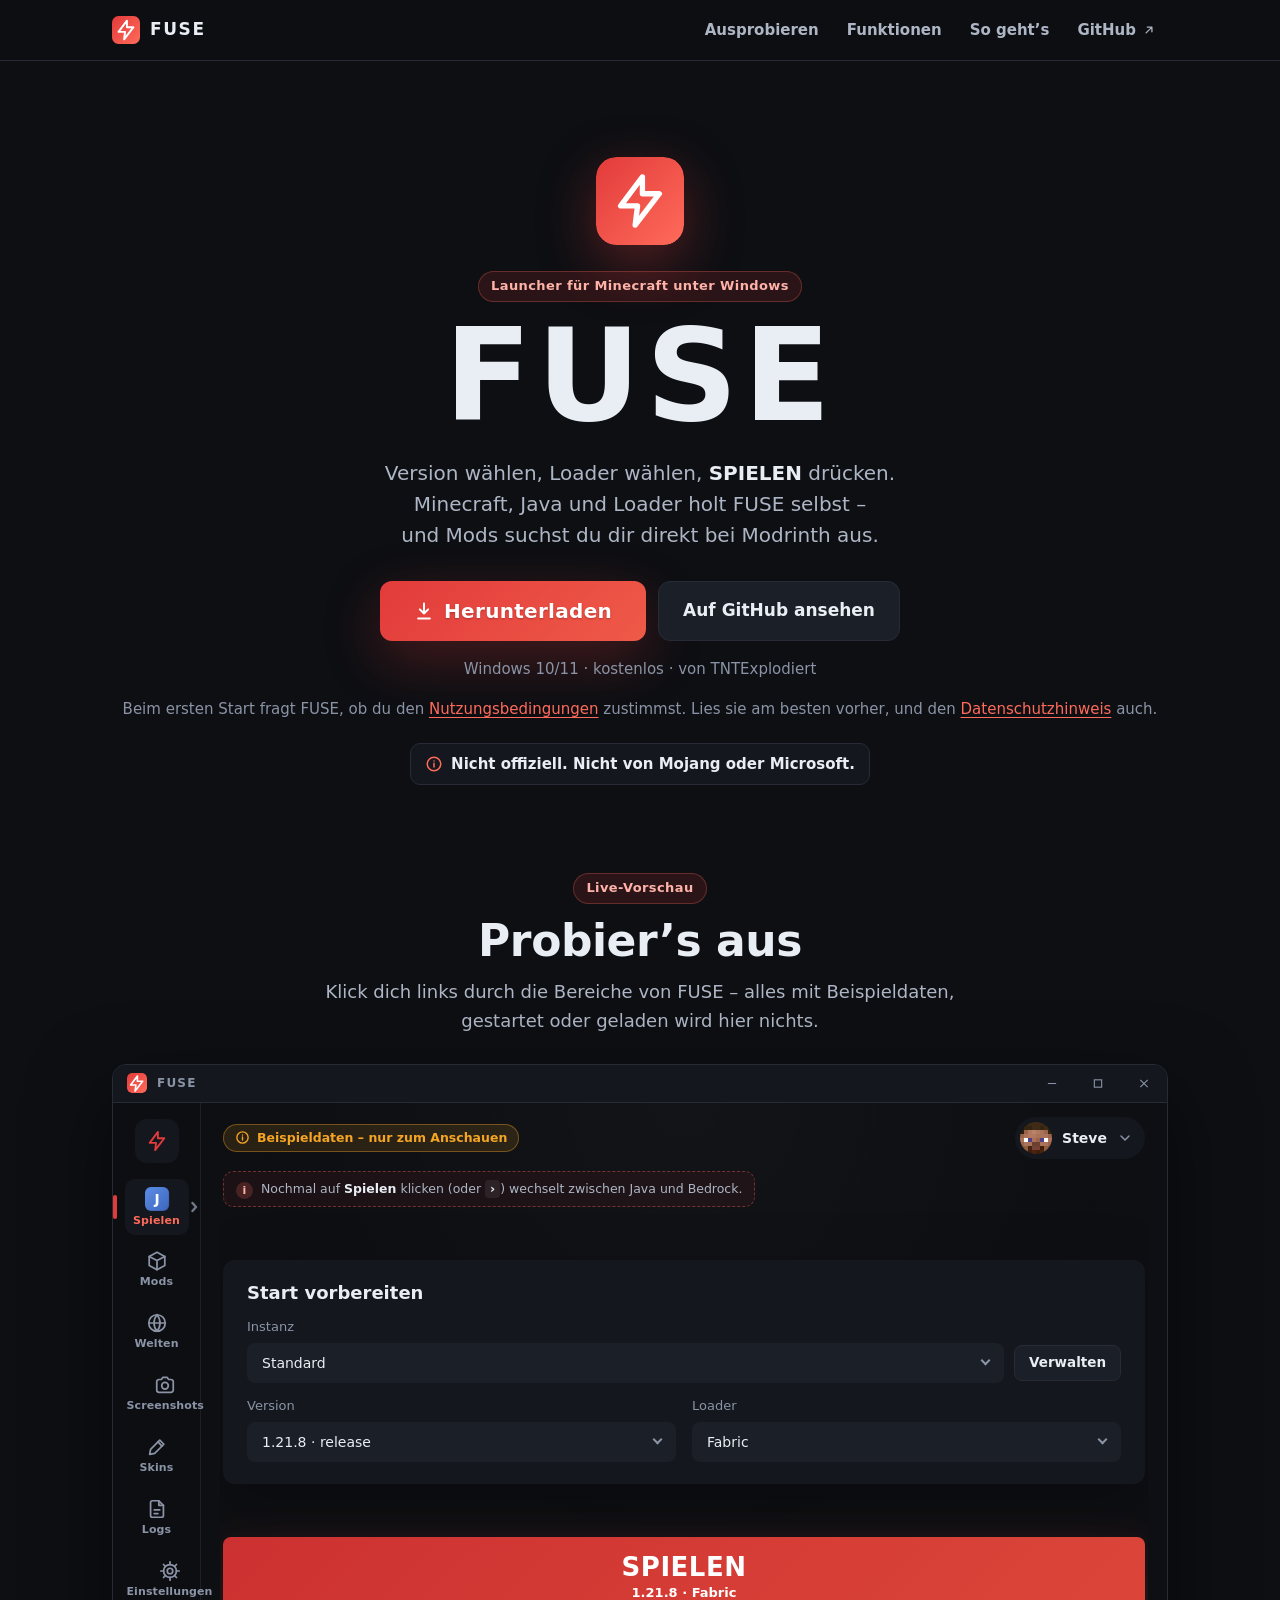
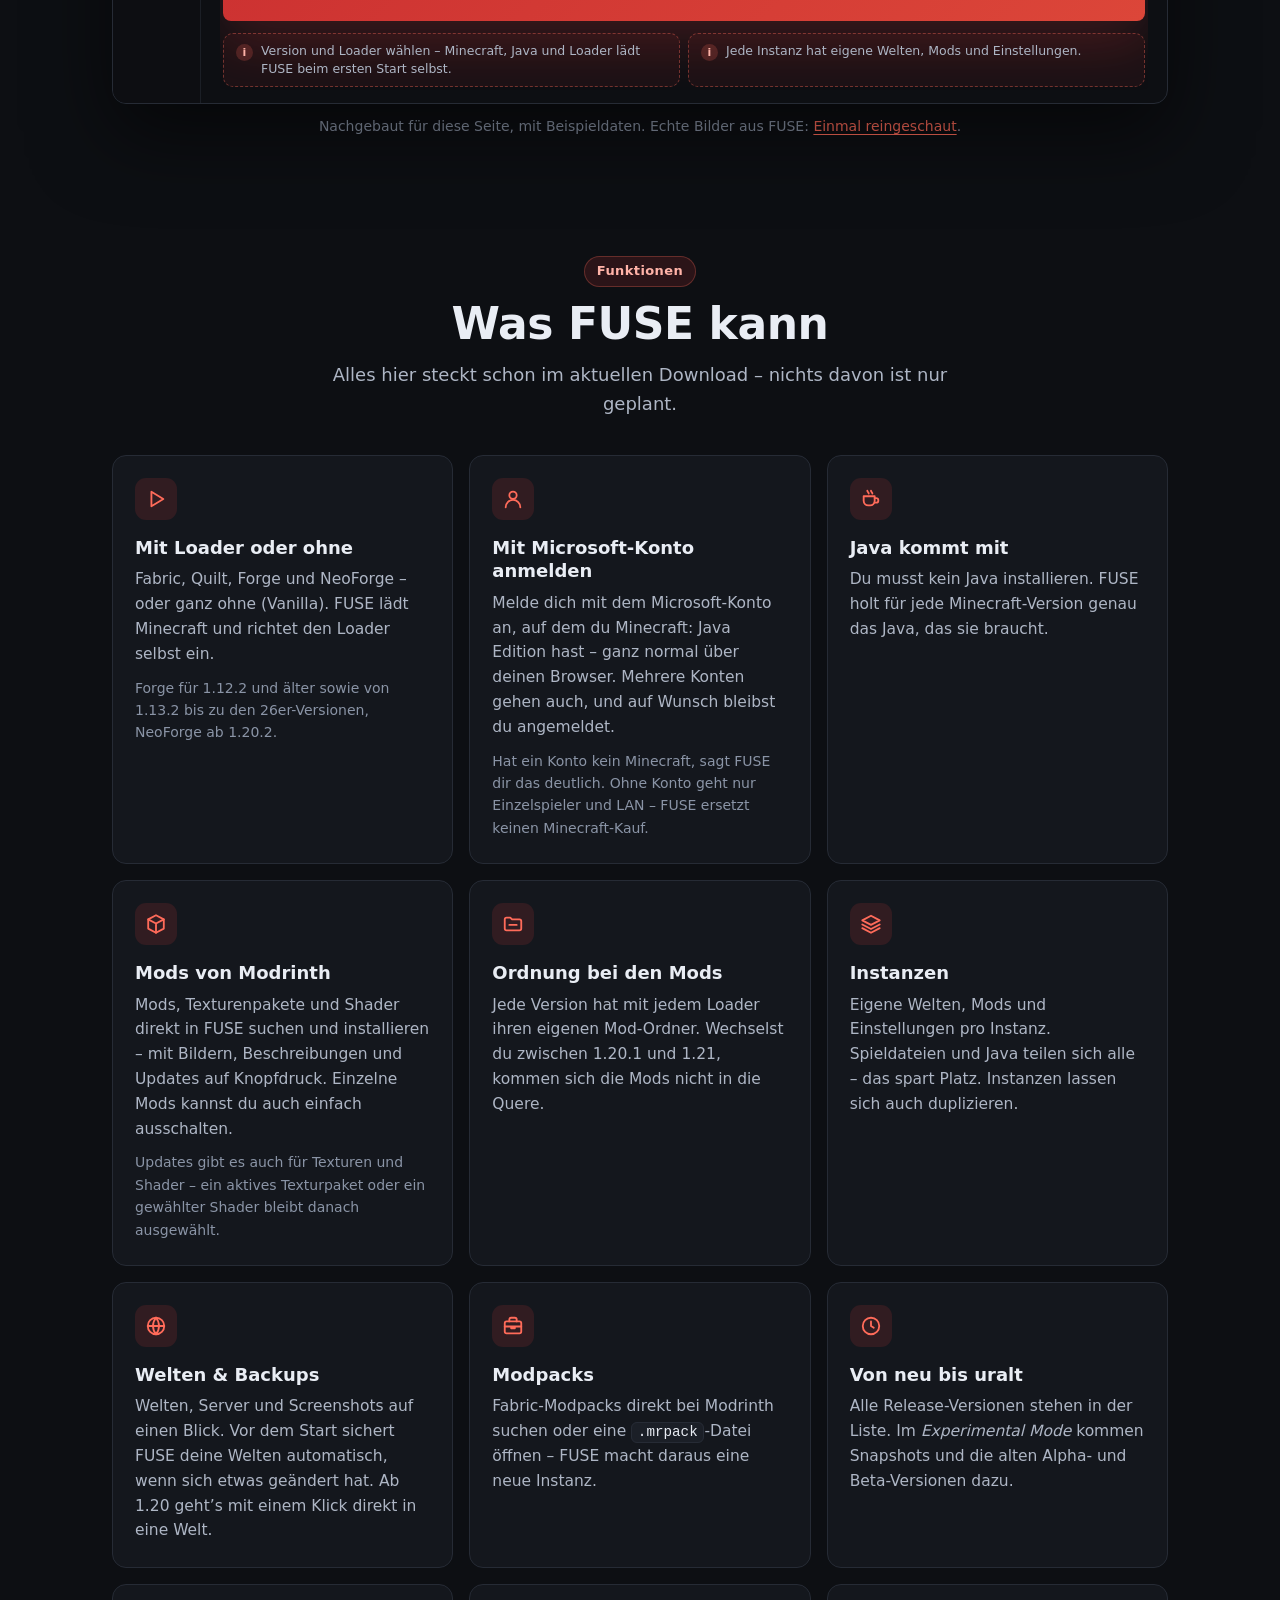
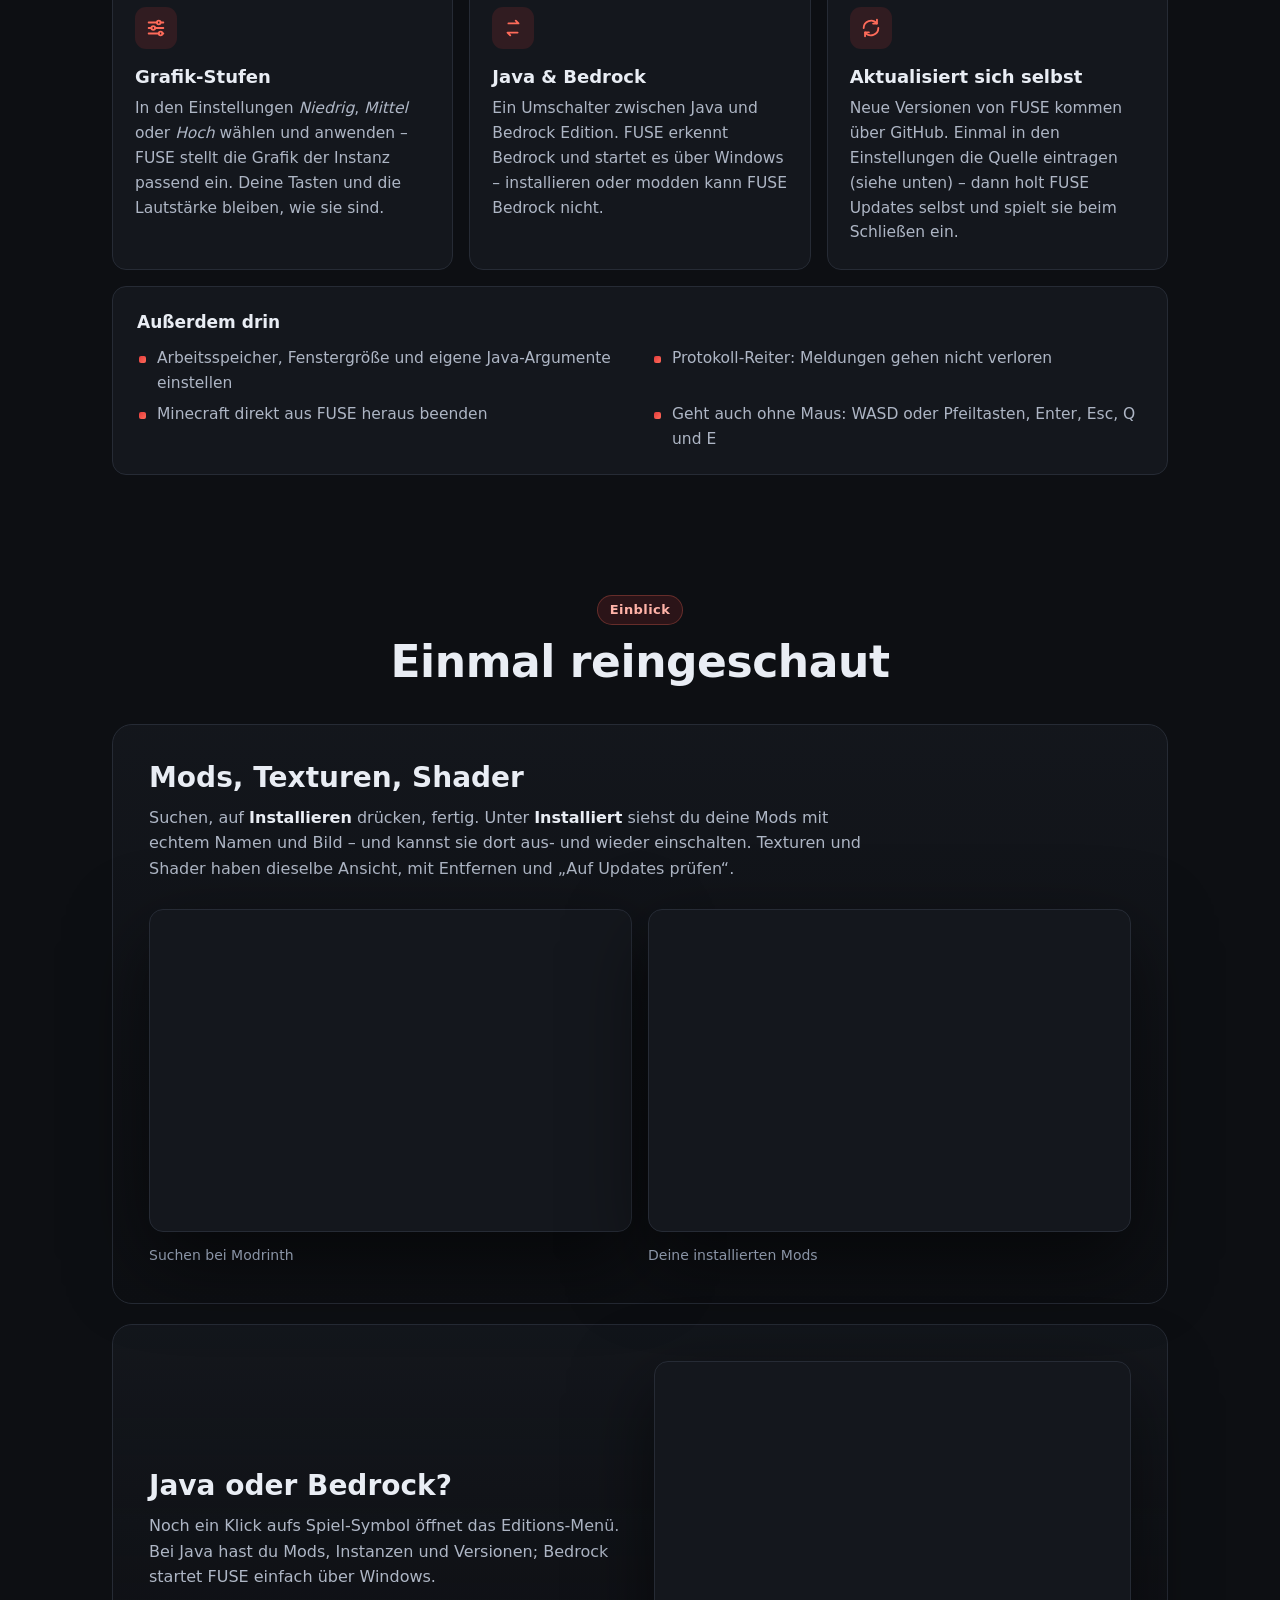
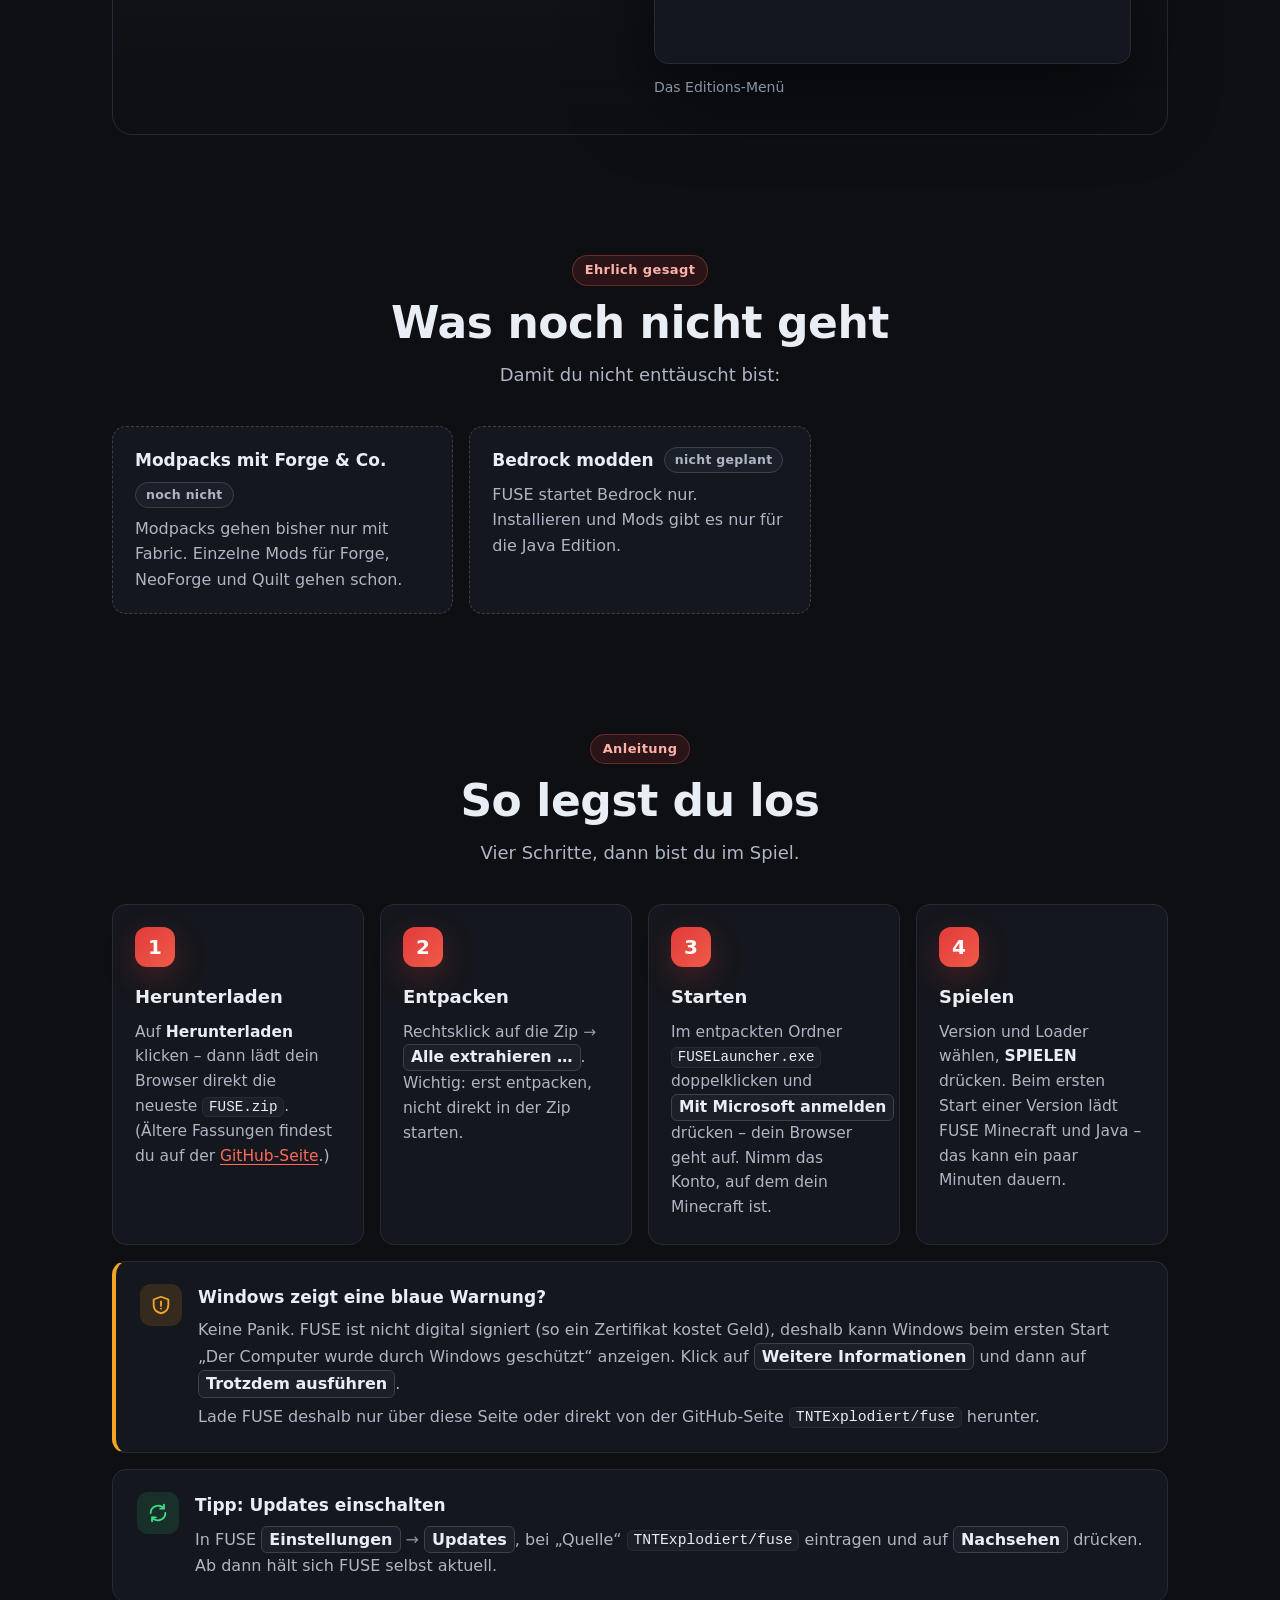
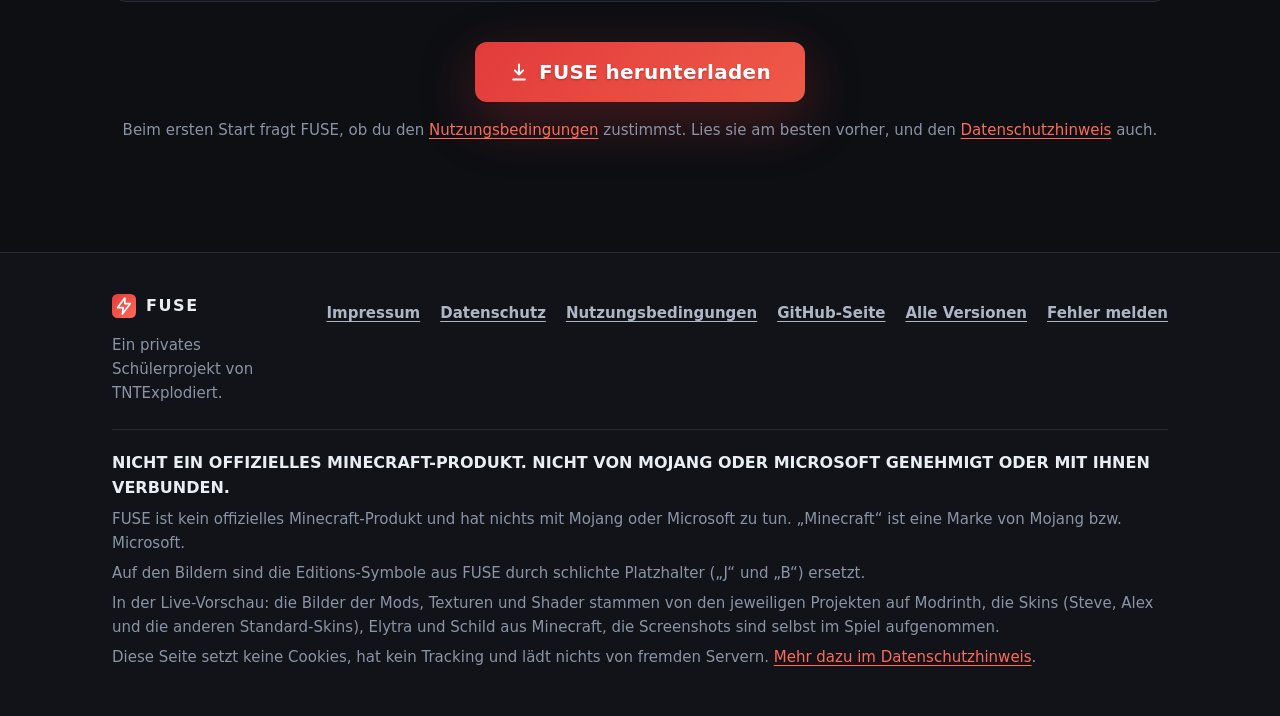
<file: docs/index.html>
<!DOCTYPE html>
<html lang="de">
<head>
  <meta charset="utf-8">
  <meta name="viewport" content="width=device-width, initial-scale=1">
  <!-- Nichts von fremden Servern: keine Schriften, keine fremden Skripte, kein Tracking.
       Einziges Skript ist das eigene demo.js (Live-Vorschau), deshalb script-src 'self'. -->
  <meta http-equiv="Content-Security-Policy" content="default-src 'self'; img-src 'self'; style-src 'self'; script-src 'self'; object-src 'none'; base-uri 'none'; form-action 'none'">
  <meta name="referrer" content="strict-origin-when-cross-origin">
  <title>FUSE</title>
  <meta name="description" content="FUSE ist ein kostenloser Launcher für Minecraft unter Windows 10/11: Vanilla, Fabric, Quilt, Forge und NeoForge, Mods direkt von Modrinth, Instanzen und eigenes Java. Nicht offiziell. Nicht von Mojang oder Microsoft.">
  <meta name="author" content="TNTExplodiert">
  <meta name="theme-color" content="#0d0f13">
  <meta name="color-scheme" content="dark">

  <meta property="og:type" content="website">
  <meta property="og:locale" content="de_DE">
  <meta property="og:site_name" content="FUSE">
  <meta property="og:title" content="FUSE – Launcher für Minecraft unter Windows">
  <meta property="og:description" content="Kostenlos für Windows 10/11. Vanilla, Fabric, Quilt, Forge und NeoForge, Mods direkt von Modrinth, Instanzen und eigenes Java. Nicht offiziell. Nicht von Mojang oder Microsoft.">
  <meta property="og:image" content="https://tntexplodiert.github.io/fuse/bilder/og-bild.png">
  <meta property="og:image:width" content="1200">
  <meta property="og:image:height" content="630">
  <meta property="og:image:alt" content="FUSE-Logo und ein Bild des Launchers mit dem roten SPIELEN-Knopf">
  <meta name="twitter:card" content="summary_large_image">

  <link rel="icon" href="favicon.ico" sizes="32x32">
  <link rel="icon" href="icon.svg" type="image/svg+xml">
  <link rel="apple-touch-icon" href="apple-touch-icon.png">
  <link rel="stylesheet" href="stil.css">
  <script src="demo.js" defer></script>
</head>
<body>
  <a class="sprung" href="#inhalt">Zum Inhalt springen</a>

  <header class="leiste">
    <div class="huelle leiste-innen">
      <a class="marke" href="#inhalt">
        <img src="icon.svg" width="28" height="28" alt="">
        <span>FUSE</span>
      </a>
      <nav aria-label="Bereiche der Seite">
        <ul>
          <li class="nur-demo"><a href="#ausprobieren">Ausprobieren</a></li>
          <li class="nur-breit"><a href="#funktionen">Funktionen</a></li>
          <li><a href="#so-gehts">So geht’s</a></li>
          <li>
            <a href="https://github.com/TNTExplodiert/fuse">GitHub
              <svg viewBox="0 0 24 24" fill="none" stroke="currentColor" stroke-width="2.2" stroke-linecap="round" stroke-linejoin="round" aria-hidden="true"><path d="M7 17 17 7M9 7h8v8"/></svg>
            </a>
          </li>
        </ul>
      </nav>
    </div>
  </header>

  <main id="inhalt">
    <div class="huelle">

      <section class="held" aria-labelledby="titel">
        <img class="held-logo" src="icon.svg" width="88" height="88" alt="FUSE-Logo: ein weißer Blitz-Umriss auf rotem Grund">
        <p class="etikett">Launcher für Minecraft unter Windows</p>
        <h1 id="titel">FUSE</h1>
        <p class="einleitung">
          Version wählen, Loader wählen, <strong>SPIELEN</strong> drücken.
          Minecraft, Java und Loader holt FUSE selbst – und Mods suchst du dir
          direkt bei Modrinth aus.
        </p>
        <div class="knoepfe">
          <a class="knopf knopf-haupt" href="https://github.com/TNTExplodiert/fuse/releases/latest/download/FUSE.zip">
            <svg viewBox="0 0 24 24" fill="none" stroke="currentColor" stroke-width="2.4" stroke-linecap="round" stroke-linejoin="round" aria-hidden="true"><path d="M12 3v12M7 10l5 5 5-5M5 21h14"/></svg>
            Herunterladen
          </a>
          <a class="knopf knopf-zweit" href="https://github.com/TNTExplodiert/fuse">Auf GitHub ansehen</a>
        </div>
        <p class="hinweis-klein">Windows 10/11 · kostenlos · von TNTExplodiert</p>
        <p class="hinweis-klein hinweis-bedingungen">Beim ersten Start fragt FUSE, ob du den <a href="nutzungsbedingungen.html">Nutzungsbedingungen</a> zustimmst. Lies sie am besten vorher, und den <a href="datenschutz.html">Datenschutzhinweis</a> auch.</p>
        <p class="nicht-offiziell">
          <svg viewBox="0 0 24 24" fill="none" stroke="currentColor" stroke-width="2" stroke-linecap="round" stroke-linejoin="round" aria-hidden="true"><circle cx="12" cy="12" r="9"/><path d="M12 11v5M12 8h.01"/></svg>
          <strong>Nicht offiziell. Nicht von Mojang oder Microsoft.</strong>
        </p>
      </section>

      <!-- Live-Vorschau: ein schlanker Nachbau des FUSE-Fensters (eigenes
           Markup, eigenes CSS, eigenes demo.js – kein Code aus FUSE).
           Alles Beispieldaten, nichts startet, nichts wird geladen.
           Inhalte nur, was der aktuelle Download kann (Bau 76): seitdem
           gibt es „Installiert“ und „Auf Updates prüfen“ auch bei
           Texturen/Shader – aber KEINEN An/Aus-Schalter (den hat FUSE
           dort nicht; welches Paket aktiv ist, wählt man im Spiel).
           Seit Bau 78 (eingebaute Client-ID): Microsoft-Anmeldung bei allen –
           Skins › Anziehen und Server › Play erklären das so, dazu
           „Angemeldet bleiben“ unter Einstellungen › Launcher.
           Ohne JavaScript: nur „Spielen“ sichtbar + Hinweis.
           Unter 760 px: statt der Vorschau das echte Bild (.demo-handy).
           Bilder (seit 12.10.2026, TNTs Wunsch: nichts Selbstgemaltes mehr):
           bilder/icons/ = echte Icons der Projekte von Modrinth (einmal
           geladen), bilder/spiel/ = echte Screenshots aus Minecraft,
           bilder/skins/ = Standard-Skins, Elytra und Schild aus dem
           Minecraft-Client. Konto oben rechts: „Steve“ mit Konto-Menü. -->
      <section id="ausprobieren" class="abschnitt abschnitt-demo" aria-labelledby="demo-titel">
        <div class="abschnitt-kopf">
          <p class="etikett">Live-Vorschau</p>
          <h2 id="demo-titel">Probier’s aus</h2>
          <p class="nur-demo">Klick dich links durch die Bereiche von FUSE – alles mit Beispieldaten, gestartet oder geladen wird hier nichts.</p>
          <p class="nur-handy">Zum Durchklicken öffne die Seite auf einem Tablet oder PC – hier ein echtes Bild von FUSE.</p>
        </div>

        <div class="demo" id="demo" data-edition="java">
          <div class="demo-fenster">
            <div class="demo-titelleiste" aria-hidden="true">
              <img src="icon.svg" width="20" height="20" alt="">
              <span class="demo-titelname">FUSE</span>
              <span class="demo-fensterknoepfe">
                <svg viewBox="0 0 12 12"><path d="M1.5 6h9"/></svg>
                <svg viewBox="0 0 12 12"><rect x="2" y="2" width="8" height="8"/></svg>
                <svg viewBox="0 0 12 12"><path d="m2 2 8 8M10 2l-8 8"/></svg>
              </span>
            </div>

            <div class="demo-koerper">
              <div class="demo-leiste">
                <span class="demo-mini" aria-hidden="true">
                  <svg viewBox="0 0 24 24"><path d="M13 2 4 14h7l-1 8 10-13h-7z"/></svg>
                </span>
                <!-- Hülle nur für die Lage des Editions-Menüs: es steht neben
                     Spielen, gehört aber nicht in die Reiter-Liste. -->
                <div class="demo-reiter-huelle">
                <div class="demo-reiter" role="tablist" aria-label="Bereiche von FUSE" aria-orientation="vertical">
                  <button class="demo-tab" type="button" role="tab" id="demo-tab-spielen" aria-controls="demo-spielen" aria-selected="true">
                    <span class="demo-ed demo-ed-j" aria-hidden="true">J</span>
                    <span class="demo-ed demo-ed-b" aria-hidden="true">B</span>
                    <span class="demo-tab-name">Spielen</span><span class="nur-vorlesen" id="demo-tab-edition"> · Java</span>
                    <svg class="demo-ed-pfeil" viewBox="0 0 8 12" aria-hidden="true"><path d="M2.5 2 6 6l-3.5 4"/></svg>
                  </button>
                  <button class="demo-tab" type="button" role="tab" id="demo-tab-mods" aria-controls="demo-mods" aria-selected="false" tabindex="-1">
                    <svg viewBox="0 0 24 24" aria-hidden="true"><path d="M12 2.5 3.5 7v10l8.5 4.5 8.5-4.5V7z"/><path d="M3.5 7 12 11.5 20.5 7M12 11.5v10"/></svg>
                    <span class="demo-tab-name">Mods</span>
                  </button>
                  <button class="demo-tab" type="button" role="tab" id="demo-tab-welten" aria-controls="demo-welten" aria-selected="false" tabindex="-1">
                    <svg viewBox="0 0 24 24" aria-hidden="true"><circle cx="12" cy="12" r="9"/><path d="M3 12h18M12 3a14 14 0 0 1 0 18M12 3a14 14 0 0 0 0 18"/></svg>
                    <span class="demo-tab-name">Welten</span>
                  </button>
                  <button class="demo-tab" type="button" role="tab" id="demo-tab-fotos" aria-controls="demo-fotos" aria-selected="false" tabindex="-1">
                    <svg viewBox="0 0 24 24" aria-hidden="true"><path d="M3 8.5A2.5 2.5 0 0 1 5.5 6H8l1.6-2.2h4.8L16 6h2.5A2.5 2.5 0 0 1 21 8.5v9a2.5 2.5 0 0 1-2.5 2.5h-13A2.5 2.5 0 0 1 3 17.5z"/><circle cx="12" cy="12.8" r="3.6"/></svg>
                    <span class="demo-tab-name">Screenshots</span>
                  </button>
                  <button class="demo-tab" type="button" role="tab" id="demo-tab-skins" aria-controls="demo-skins" aria-selected="false" tabindex="-1">
                    <svg viewBox="0 0 24 24" aria-hidden="true"><path d="M15 4.5 19.5 9 9.5 19 4 20l1-5.5z"/><path d="m13 6.5 4.5 4.5"/></svg>
                    <span class="demo-tab-name">Skins</span>
                  </button>
                  <button class="demo-tab" type="button" role="tab" id="demo-tab-logs" aria-controls="demo-logs" aria-selected="false" tabindex="-1">
                    <svg viewBox="0 0 24 24" aria-hidden="true"><path d="M14 3H7a2 2 0 0 0-2 2v14a2 2 0 0 0 2 2h10a2 2 0 0 0 2-2V8z"/><path d="M14 3v5h5M9 13h6M9 17h4"/></svg>
                    <span class="demo-tab-name">Logs</span>
                  </button>
                  <button class="demo-tab" type="button" role="tab" id="demo-tab-einst" aria-controls="demo-einst" aria-selected="false" tabindex="-1">
                    <svg viewBox="0 0 24 24" aria-hidden="true"><circle cx="12" cy="12" r="3"/><circle cx="12" cy="12" r="7"/><path d="M12 2v3M12 19v3M2 12h3M19 12h3M4.9 4.9 7 7M17 17l2.1 2.1M4.9 19.1 7 17M17 7l2.1-2.1"/></svg>
                    <span class="demo-tab-name">Einstellungen</span>
                  </button>
                </div>

                <!-- Editions-Menü wie in FUSE: ein zweiter Klick auf Spielen
                     (oder auf den Pfeil daneben) lässt es seitlich
                     herausgleiten. Steuerung in demo.js. -->
                <div class="demo-edmenue" id="demo-edmenue" role="menu" aria-label="Edition wählen" hidden>
                  <button class="demo-edwahl" type="button" role="menuitemradio" data-edition="java" aria-checked="true" tabindex="-1">
                    <span class="demo-ed demo-ed-j" aria-hidden="true">J</span>
                    <span class="demo-edwahl-text">
                      <span class="demo-edwahl-name">Java Edition</span>
                      <span class="demo-edwahl-info">Mods, Instanzen, Versionen</span>
                    </span>
                    <svg class="demo-edwahl-haken" viewBox="0 0 24 24" aria-hidden="true"><path d="M4.5 12.8 9.6 17.6 19.5 7"/></svg>
                  </button>
                  <button class="demo-edwahl" type="button" role="menuitemradio" data-edition="bedrock" aria-checked="false" tabindex="-1">
                    <span class="demo-ed demo-ed-b" aria-hidden="true">B</span>
                    <span class="demo-edwahl-text">
                      <span class="demo-edwahl-name">Bedrock Edition</span>
                      <span class="demo-edwahl-info">Minecraft für Windows</span>
                    </span>
                    <svg class="demo-edwahl-haken" viewBox="0 0 24 24" aria-hidden="true"><path d="M4.5 12.8 9.6 17.6 19.5 7"/></svg>
                  </button>
                </div>
                </div>
              </div>

              <div class="demo-haupt">
                <div class="demo-kopf">
                  <p class="demo-beispiel">
                    <svg viewBox="0 0 24 24" aria-hidden="true"><circle cx="12" cy="12" r="9"/><path d="M12 11v5M12 8h.01"/></svg>
                    Beispieldaten – nur zum Anschauen
                  </p>
                  <!-- Konto wie in FUSE: Kopf aus dem Skin (Steve, 8×8 Gesicht +
                       Hut-Ebene), Klick öffnet das Konto-Menü. Abmelden und
                       Konto hinzufügen gehen nur im echten FUSE (demo.js). -->
                  <div class="demo-konto">
                    <button class="demo-spieler" type="button" id="demo-konto-knopf">
                      <img class="demo-kopfbild" src="bilder/skins/steve-kopf.png" width="32" height="32" alt="">
                      <span>Steve</span>
                      <svg viewBox="0 0 24 24" aria-hidden="true"><path d="m6 9 6 6 6-6"/></svg>
                    </button>
                    <div class="demo-konto-menue" id="demo-konto-menue" role="menu" aria-label="Konten" hidden>
                      <div class="demo-konto-liste" role="group" aria-label="Angemeldet">
                        <button class="demo-konto-eintrag" type="button" role="menuitemradio" aria-checked="true" tabindex="-1">
                          <img class="demo-konto-kopf" src="bilder/skins/steve-kopf.png" width="24" height="24" alt="">
                          <span>Steve</span>
                          <svg class="demo-konto-haken" viewBox="0 0 24 24" aria-hidden="true"><path d="M4 12.5 9.5 18 20 6.5"/></svg>
                        </button>
                      </div>
                      <button class="demo-konto-eintrag" type="button" role="menuitem" data-konto="hinzufuegen" tabindex="-1">
                        <svg viewBox="0 0 24 24" aria-hidden="true"><path d="M12 5v14M5 12h14"/></svg>
                        Konto hinzufügen
                      </button>
                      <button class="demo-konto-eintrag demo-konto-weg" type="button" role="menuitem" data-konto="abmelden" tabindex="-1">
                        <svg viewBox="0 0 24 24" aria-hidden="true"><path d="M9 21H5a2 2 0 0 1-2-2V5a2 2 0 0 1 2-2h4"/><path d="m16 17 5-5-5-5"/><path d="M21 12H9"/></svg>
                        Abmelden
                      </button>
                    </div>
                  </div>
                </div>

                <div class="demo-bereiche">

                  <!-- ===== Spielen ===== -->
                  <div class="demo-bereich" role="tabpanel" id="demo-spielen" aria-labelledby="demo-tab-spielen" tabindex="0">
                    <!-- Kein Umschalter hier: wie in FUSE wechselt man die
                         Edition über das Menü an Spielen (links). -->
                    <ul class="demo-tipps demo-tipps-oben" aria-label="Edition wechseln">
                      <li>Nochmal auf <strong>Spielen</strong> klicken (oder <span class="demo-pfeilzeichen">›</span>) wechselt zwischen Java und Bedrock.</li>
                    </ul>

                    <div class="demo-mitte">
                      <div class="demo-karte demo-nur-java">
                        <h3 class="demo-titel">Start vorbereiten</h3>
                        <div class="demo-felder">
                          <div class="demo-feld demo-feld-breit">
                            <label for="demo-instanz">Instanz</label>
                            <div class="demo-reihe">
                              <span class="demo-wahl">
                                <select id="demo-instanz">
                                  <option selected>Standard</option>
                                  <option>Survival</option>
                                  <option>Modpack-Test</option>
                                </select>
                              </span>
                              <button class="demo-klein" type="button" data-info="In FUSE legst du hier Instanzen an, benennst sie um oder duplizierst sie – oder machst aus einem Fabric-Modpack eine neue Instanz.">Verwalten</button>
                            </div>
                          </div>
                          <div class="demo-feld">
                            <label for="demo-version">Version</label>
                            <span class="demo-wahl">
                              <select id="demo-version">
                                <option value="26.2">26.2 · release</option>
                                <option value="1.21.8" selected>1.21.8 · release</option>
                                <option value="1.21.1">1.21.1 · release</option>
                                <option value="1.20.1">1.20.1 · release</option>
                                <option value="1.16.5">1.16.5 · release</option>
                                <option value="1.12.2">1.12.2 · release</option>
                              </select>
                            </span>
                          </div>
                          <div class="demo-feld">
                            <label for="demo-loader">Loader</label>
                            <span class="demo-wahl">
                              <select id="demo-loader">
                                <option>Vanilla</option>
                                <option selected>Fabric</option>
                                <option>Quilt</option>
                                <option>Forge</option>
                                <option>NeoForge</option>
                              </select>
                            </span>
                          </div>
                        </div>
                        <p class="demo-hilfe demo-passt" id="demo-passt" hidden></p>
                      </div>

                      <div class="demo-karte demo-nur-bedrock">
                        <div class="demo-bedrock-kopf">
                          <span class="demo-ed demo-ed-b demo-ed-gross" aria-hidden="true">B</span>
                          <div>
                            <h3 class="demo-titel">Minecraft Bedrock</h3>
                            <p class="demo-lampe">Installiert</p>
                          </div>
                        </div>
                        <p class="demo-hilfe">FUSE startet Bedrock über Windows – mehr nicht. Updates, Mods und ältere Versionen gibt es bei Bedrock nur über den Microsoft Store, nicht über FUSE.</p>
                      </div>
                    </div>

                    <button class="demo-start" type="button" id="demo-start">
                      <span class="demo-start-haupt" id="demo-start-haupt">SPIELEN</span>
                      <span class="demo-start-unter" id="demo-start-unter">1.21.8 · Fabric</span>
                    </button>

                    <ul class="demo-tipps" aria-label="Erklärung zu „Spielen“">
                      <li class="demo-nur-java">Version und Loader wählen – Minecraft, Java und Loader lädt FUSE beim ersten Start selbst.</li>
                      <li class="demo-nur-bedrock">Bedrock startet FUSE nur über Windows – installieren oder modden kann FUSE Bedrock nicht.</li>
                      <li>Jede Instanz hat eigene Welten, Mods und Einstellungen.</li>
                    </ul>
                  </div>

                  <!-- ===== Mods ===== -->
                  <div class="demo-bereich" role="tabpanel" id="demo-mods" aria-labelledby="demo-tab-mods" tabindex="0" hidden>
                    <h3 class="nur-vorlesen">Mods, Texturen und Shader</h3>
                    <div class="demo-werkzeug">
                      <input class="demo-suche" type="search" id="demo-mod-suche" placeholder="Mods suchen" aria-label="In den Beispieldaten suchen">
                      <div class="demo-segmente" role="group" aria-label="Art">
                        <button class="demo-seg" type="button" data-art="mod" aria-pressed="true">Mods</button>
                        <button class="demo-seg" type="button" data-art="textur" aria-pressed="false">Texturen</button>
                        <button class="demo-seg" type="button" data-art="shader" aria-pressed="false">Shader</button>
                      </div>
                      <div class="demo-segmente" role="group" aria-label="Ansicht">
                        <button class="demo-seg" type="button" data-ansicht="suchen" aria-pressed="true">Suchen</button>
                        <button class="demo-seg" type="button" data-ansicht="installiert" aria-pressed="false">Installiert</button>
                      </div>
                      <button class="demo-klein" type="button" id="demo-upd-knopf" aria-haspopup="dialog">Auf Updates prüfen</button>
                    </div>

                    <div class="demo-liste" id="demo-mod-liste" tabindex="-1">
                      <!-- Bilder: die echten Icons der Projekte auf Modrinth (einmal geladen,
                           liegen als 96×96-WebP in bilder/icons/ – nichts kommt zur Laufzeit
                           von Modrinth). Downloadzahlen von Modrinth, Stand 12.10.2026. -->
                      <article class="demo-mod" data-art="mod" data-name="fabric api" data-installiert="ja">
                        <img class="demo-kachel demo-icon" src="bilder/icons/fabric-api.webp" width="44" height="44" alt="Fabric API" loading="lazy" decoding="async">
                        <div class="demo-mod-text">
                          <h4>Fabric API</h4>
                          <p>Die Grundlage, die fast jede Fabric-Mod braucht.</p>
                          <p class="demo-meta">276.485.923 Downloads<span class="demo-datei"> · fabric-api-0.136.1+1.21.8.jar</span></p>
                        </div>
                        <div class="demo-mod-knoepfe">
                          <button class="demo-klein demo-aus" type="button">Ausschalten</button>
                          <button class="demo-install" type="button" aria-pressed="true"><span class="t-neu">Installieren</span><span class="t-an">Installiert</span><span class="t-weg">Entfernen</span></button>
                        </div>
                      </article>
                      <article class="demo-mod" data-art="mod" data-name="sodium" data-installiert="ja">
                        <img class="demo-kachel demo-icon" src="bilder/icons/sodium.webp" width="44" height="44" alt="Sodium" loading="lazy" decoding="async">
                        <div class="demo-mod-text">
                          <h4>Sodium</h4>
                          <p>Macht Minecraft deutlich flüssiger – mehr FPS.</p>
                          <p class="demo-meta">243.546.679 Downloads<span class="demo-datei"> · sodium-fabric-0.7.3+mc1.21.8.jar</span></p>
                        </div>
                        <div class="demo-mod-knoepfe">
                          <button class="demo-klein demo-aus" type="button">Ausschalten</button>
                          <button class="demo-install" type="button" aria-pressed="true"><span class="t-neu">Installieren</span><span class="t-an">Installiert</span><span class="t-weg">Entfernen</span></button>
                        </div>
                      </article>
                      <article class="demo-mod" data-art="mod" data-name="iris shaders" data-installiert="nein">
                        <img class="demo-kachel demo-icon" src="bilder/icons/iris.webp" width="44" height="44" alt="Iris Shaders" loading="lazy" decoding="async">
                        <div class="demo-mod-text">
                          <h4>Iris Shaders</h4>
                          <p>Damit laufen Shader-Pakete – passt zu Sodium.</p>
                          <p class="demo-meta">189.207.161 Downloads<span class="demo-datei"> · iris-fabric-1.9.6+mc1.21.8.jar</span></p>
                        </div>
                        <div class="demo-mod-knoepfe">
                          <button class="demo-klein demo-aus" type="button">Ausschalten</button>
                          <button class="demo-install" type="button" aria-pressed="false"><span class="t-neu">Installieren</span><span class="t-an">Installiert</span><span class="t-weg">Entfernen</span></button>
                        </div>
                      </article>
                      <article class="demo-mod" data-art="mod" data-name="entity culling" data-installiert="nein">
                        <img class="demo-kachel demo-icon" src="bilder/icons/entityculling.webp" width="44" height="44" alt="Entity Culling" loading="lazy" decoding="async">
                        <div class="demo-mod-text">
                          <h4>Entity Culling</h4>
                          <p>Zeichnet nur, was du wirklich sehen kannst.</p>
                          <p class="demo-meta">180.967.439 Downloads<span class="demo-datei"> · entityculling-fabric-1.8.2-mc1.21.8.jar</span></p>
                        </div>
                        <div class="demo-mod-knoepfe">
                          <button class="demo-klein demo-aus" type="button">Ausschalten</button>
                          <button class="demo-install" type="button" aria-pressed="false"><span class="t-neu">Installieren</span><span class="t-an">Installiert</span><span class="t-weg">Entfernen</span></button>
                        </div>
                      </article>
                      <article class="demo-mod" data-art="mod" data-name="cloth config api" data-installiert="ja">
                        <img class="demo-kachel demo-icon" src="bilder/icons/cloth-config.webp" width="44" height="44" alt="Cloth Config API" loading="lazy" decoding="async">
                        <div class="demo-mod-text">
                          <h4>Cloth Config API</h4>
                          <p>Einstellungs-Bildschirme für andere Mods.</p>
                          <p class="demo-meta">178.672.297 Downloads<span class="demo-datei"> · cloth-config-19.0.147-fabric.jar</span></p>
                        </div>
                        <div class="demo-mod-knoepfe">
                          <button class="demo-klein demo-aus" type="button">Ausschalten</button>
                          <button class="demo-install" type="button" aria-pressed="true"><span class="t-neu">Installieren</span><span class="t-an">Installiert</span><span class="t-weg">Entfernen</span></button>
                        </div>
                      </article>
                      <article class="demo-mod" data-art="mod" data-name="mod menu" data-installiert="nein">
                        <img class="demo-kachel demo-icon" src="bilder/icons/modmenu.webp" width="44" height="44" alt="Mod Menu" loading="lazy" decoding="async">
                        <div class="demo-mod-text">
                          <h4>Mod Menu</h4>
                          <p>Zeigt im Spiel alle Mods und ihre Einstellungen.</p>
                          <p class="demo-meta">154.613.563 Downloads<span class="demo-datei"> · modmenu-15.0.0.jar</span></p>
                        </div>
                        <div class="demo-mod-knoepfe">
                          <button class="demo-klein demo-aus" type="button">Ausschalten</button>
                          <button class="demo-install" type="button" aria-pressed="false"><span class="t-neu">Installieren</span><span class="t-an">Installiert</span><span class="t-weg">Entfernen</span></button>
                        </div>
                      </article>

                      <!-- Texturen/Shader: Dateiname und Update-Beispiel (data-neu =
                           neuere Datei bei „Auf Updates prüfen“). Wie in FUSE ohne
                           An/Aus-Schalter. data-fremd = liegt nur im Ordner – die behält
                           ihre Buchstaben-Kachel, wie in FUSE (Modrinth kennt sie nicht). -->
                      <article class="demo-mod" data-art="textur" data-name="fresh animations" data-installiert="ja" data-neu="FreshAnimations_v1.10.zip">
                        <img class="demo-kachel demo-icon" src="bilder/icons/fresh-animations.webp" width="44" height="44" alt="Fresh Animations" loading="lazy" decoding="async">
                        <div class="demo-mod-text">
                          <h4>Fresh Animations</h4>
                          <p>Tiere und Monster bewegen sich lebendiger.</p>
                          <p class="demo-meta">49.768.557 Downloads<span class="demo-datei"> · FreshAnimations_v1.9.3.zip</span></p>
                        </div>
                        <div class="demo-mod-knoepfe">
                          <button class="demo-install" type="button" aria-pressed="true"><span class="t-neu">Installieren</span><span class="t-an">Installiert</span><span class="t-weg">Entfernen</span></button>
                        </div>
                      </article>
                      <article class="demo-mod" data-art="textur" data-name="motschens better leaves" data-installiert="nein">
                        <img class="demo-kachel demo-icon" src="bilder/icons/better-leaves.webp" width="44" height="44" alt="Motschen's Better Leaves" loading="lazy" decoding="async">
                        <div class="demo-mod-text">
                          <h4>Motschen's Better Leaves</h4>
                          <p>Buschigere, schönere Blätter an allen Bäumen.</p>
                          <p class="demo-meta">21.023.243 Downloads<span class="demo-datei"> · Better-Leaves-9.6.zip</span></p>
                        </div>
                        <div class="demo-mod-knoepfe">
                          <button class="demo-install" type="button" aria-pressed="false"><span class="t-neu">Installieren</span><span class="t-an">Installiert</span><span class="t-weg">Entfernen</span></button>
                        </div>
                      </article>
                      <article class="demo-mod" data-art="textur" data-name="faithful 32x" data-installiert="ja">
                        <img class="demo-kachel demo-icon" src="bilder/icons/faithful-32x.webp" width="44" height="44" alt="Faithful 32x" loading="lazy" decoding="async">
                        <div class="demo-mod-text">
                          <h4>Faithful 32x</h4>
                          <p>Die bekannten Texturen, nur doppelt so scharf.</p>
                          <p class="demo-meta">5.126.217 Downloads<span class="demo-datei"> · Faithful 32x - 1.21.8.zip</span></p>
                        </div>
                        <div class="demo-mod-knoepfe">
                          <button class="demo-install" type="button" aria-pressed="true"><span class="t-neu">Installieren</span><span class="t-an">Installiert</span><span class="t-weg">Entfernen</span></button>
                        </div>
                      </article>
                      <article class="demo-mod" data-art="textur" data-name="rotes pvp paket" data-installiert="ja" data-fremd="ja">
                        <span class="demo-kachel k-grau" aria-hidden="true">RP</span>
                        <div class="demo-mod-text">
                          <h4>Rotes PvP Paket</h4>
                          <p>Liegt im Ordner, nicht von FUSE geladen</p>
                          <p class="demo-meta"><span class="demo-datei">Rotes-PvP-Paket.zip</span></p>
                        </div>
                        <div class="demo-mod-knoepfe">
                          <button class="demo-install" type="button" aria-pressed="true"><span class="t-neu">Installieren</span><span class="t-an">Installiert</span><span class="t-weg">Entfernen</span></button>
                        </div>
                      </article>

                      <article class="demo-mod" data-art="shader" data-name="complementary shaders reimagined" data-installiert="ja" data-neu="ComplementaryReimagined_r5.6.zip">
                        <img class="demo-kachel demo-icon" src="bilder/icons/complementary-reimagined.webp" width="44" height="44" alt="Complementary Shaders – Reimagined" loading="lazy" decoding="async">
                        <div class="demo-mod-text">
                          <h4>Complementary Shaders – Reimagined</h4>
                          <p>Warmes Licht, schöne Wolken und Wasser.</p>
                          <p class="demo-meta">70.181.719 Downloads<span class="demo-datei"> · ComplementaryReimagined_r5.5.zip</span></p>
                        </div>
                        <div class="demo-mod-knoepfe">
                          <button class="demo-install" type="button" aria-pressed="true"><span class="t-neu">Installieren</span><span class="t-an">Installiert</span><span class="t-weg">Entfernen</span></button>
                        </div>
                      </article>
                      <article class="demo-mod" data-art="shader" data-name="bsl shaders" data-installiert="nein">
                        <img class="demo-kachel demo-icon" src="bilder/icons/bsl-shaders.webp" width="44" height="44" alt="BSL Shaders" loading="lazy" decoding="async">
                        <div class="demo-mod-text">
                          <h4>BSL Shaders</h4>
                          <p>Klassischer Look mit weichem Licht.</p>
                          <p class="demo-meta">30.809.700 Downloads<span class="demo-datei"> · BSL_v10.0.zip</span></p>
                        </div>
                        <div class="demo-mod-knoepfe">
                          <button class="demo-install" type="button" aria-pressed="false"><span class="t-neu">Installieren</span><span class="t-an">Installiert</span><span class="t-weg">Entfernen</span></button>
                        </div>
                      </article>
                      <article class="demo-mod" data-art="shader" data-name="makeup ultra fast" data-installiert="nein">
                        <img class="demo-kachel demo-icon" src="bilder/icons/makeup-ultra-fast.webp" width="44" height="44" alt="MakeUp – Ultra Fast" loading="lazy" decoding="async">
                        <div class="demo-mod-text">
                          <h4>MakeUp – Ultra Fast</h4>
                          <p>Leichte Shader, laufen auch auf schwachen PCs.</p>
                          <p class="demo-meta">13.584.414 Downloads<span class="demo-datei"> · MakeUp-UltraFast-9.4.zip</span></p>
                        </div>
                        <div class="demo-mod-knoepfe">
                          <button class="demo-install" type="button" aria-pressed="false"><span class="t-neu">Installieren</span><span class="t-an">Installiert</span><span class="t-weg">Entfernen</span></button>
                        </div>
                      </article>

                      <div class="demo-karte demo-vanilla" hidden>
                        <p class="demo-einst-titel">Vanilla lädt keine Mods</p>
                        <p class="demo-hilfe">Stell bei <strong>Spielen</strong> den Loader auf Fabric, Quilt, Forge oder NeoForge – dann kannst du hier suchen und installieren.</p>
                      </div>
                      <p class="demo-hilfe demo-leer" hidden></p>
                    </div>

                    <ul class="demo-tipps" aria-label="Erklärung zu „Mods“">
                      <li>Mods, Texturen und Shader kommen direkt von Modrinth – samt Updates.</li>
                      <li>Mods schaltest du unter „Installiert“ aus und ein, Texturen und Shader im Spiel.</li>
                      <li>Jede Version hat mit jedem Loader ihren eigenen Mod-Ordner.</li>
                    </ul>
                  </div>

                  <!-- ===== Welten ===== -->
                  <div class="demo-bereich" role="tabpanel" id="demo-welten" aria-labelledby="demo-tab-welten" tabindex="0" hidden>
                    <div class="demo-werkzeug">
                      <h3 class="demo-titel">Welten · <span class="demo-instanzname">Standard</span></h3>
                      <button class="demo-klein" type="button" data-info="In FUSE liest das Welten, Server und Backups der Instanz neu ein.">Neu laden</button>
                      <button class="demo-klein" type="button" data-info="In FUSE öffnet das den Ordner der Instanz im Explorer.">Instanzordner</button>
                      <button class="demo-klein" type="button" data-info="In FUSE öffnet das den saves-Ordner mit deinen Welten im Explorer.">saves-Ordner</button>
                    </div>
                    <div class="demo-liste">
                      <h4 class="demo-kopfzeile">Welten (2)</h4>
                      <div class="demo-zeile">
                        <span class="demo-platzhalter" aria-hidden="true"><svg viewBox="0 0 24 24"><path d="M13 2 4 14h7l-1 8 10-13h-7z"/></svg></span>
                        <div class="demo-zeile-text">
                          <span class="demo-zeile-name">Meine Insel</span>
                          <span class="demo-zeile-klein">1.21.8 · Überleben · 84,2 MB · zuletzt 09.10.2026</span>
                        </div>
                        <button class="demo-play" type="button" data-info="In FUSE startet Minecraft damit direkt in dieser Welt – ohne Umweg übers Hauptmenü (ab 1.20).">
                          <svg viewBox="0 0 24 24" aria-hidden="true"><path d="M7 4v16l13-8z"/></svg> Play<span class="nur-vorlesen"> – Meine Insel</span>
                        </button>
                      </div>
                      <div class="demo-zeile">
                        <span class="demo-platzhalter" aria-hidden="true"><svg viewBox="0 0 24 24"><path d="M13 2 4 14h7l-1 8 10-13h-7z"/></svg></span>
                        <div class="demo-zeile-text">
                          <span class="demo-zeile-name">Bauprojekt</span>
                          <span class="demo-zeile-klein">1.21.8 · Kreativ · 12,6 MB · zuletzt 02.10.2026</span>
                        </div>
                        <button class="demo-play" type="button" data-info="In FUSE startet Minecraft damit direkt in dieser Welt – ohne Umweg übers Hauptmenü (ab 1.20).">
                          <svg viewBox="0 0 24 24" aria-hidden="true"><path d="M7 4v16l13-8z"/></svg> Play<span class="nur-vorlesen"> – Bauprojekt</span>
                        </button>
                      </div>

                      <h4 class="demo-kopfzeile">Server (1)</h4>
                      <div class="demo-zeile">
                        <span class="demo-platzhalter" aria-hidden="true"><svg viewBox="0 0 24 24"><path d="M13 2 4 14h7l-1 8 10-13h-7z"/></svg></span>
                        <div class="demo-zeile-text">
                          <span class="demo-zeile-name">LAN bei Kumpel</span>
                          <span class="demo-zeile-klein">192.168.178.20</span>
                        </div>
                        <button class="demo-play" type="button" data-info="In FUSE verbindet das direkt mit dem Server. Für Online-Server meldest du dich in FUSE mit deinem Microsoft-Konto an – ohne Konto gehen nur Einzelspieler und LAN.">
                          <svg viewBox="0 0 24 24" aria-hidden="true"><path d="M7 4v16l13-8z"/></svg> Play<span class="nur-vorlesen"> – LAN bei Kumpel</span>
                        </button>
                      </div>

                      <div class="demo-kopfzeile-mit">
                        <h4 class="demo-kopfzeile">Backups (2)</h4>
                        <button class="demo-klein" type="button" data-info="In FUSE packt das sofort eine Kopie deines saves-Ordners. Sonst passiert das vor jedem Start von allein – aber nur, wenn sich etwas geändert hat.">Jetzt sichern</button>
                      </div>
                      <div class="demo-zeile">
                        <span class="demo-platzhalter" aria-hidden="true"><svg viewBox="0 0 24 24"><path d="M4 4h16v4H4zM5 9h14v11H5zM9 12h6v2H9z"/></svg></span>
                        <div class="demo-zeile-text">
                          <span class="demo-zeile-name">09.10.2026 18:31</span>
                          <span class="demo-zeile-klein">2 Welten · 96,8 MB</span>
                        </div>
                        <button class="demo-klein" type="button" data-info="In FUSE fragt der Knopf erst nach („Wirklich? saves wird ersetzt“) und legt vor dem Zurückspielen noch ein Sicherheits-Backup an.">Zurücksetzen</button>
                      </div>
                      <div class="demo-zeile">
                        <span class="demo-platzhalter" aria-hidden="true"><svg viewBox="0 0 24 24"><path d="M4 4h16v4H4zM5 9h14v11H5zM9 12h6v2H9z"/></svg></span>
                        <div class="demo-zeile-text">
                          <span class="demo-zeile-name">02.10.2026 16:05</span>
                          <span class="demo-zeile-klein">2 Welten · 91,3 MB</span>
                        </div>
                        <button class="demo-klein" type="button" data-info="In FUSE fragt der Knopf erst nach („Wirklich? saves wird ersetzt“) und legt vor dem Zurückspielen noch ein Sicherheits-Backup an.">Zurücksetzen</button>
                      </div>
                    </div>

                    <ul class="demo-tipps" aria-label="Erklärung zu „Welten“">
                      <li>Welten, Server und Backups der gewählten Instanz – nur zum Ansehen, nichts wird aus Versehen gelöscht.</li>
                      <li>Vor jedem Start sichert FUSE deine Welten, wenn sich etwas geändert hat.</li>
                    </ul>
                  </div>

                  <!-- ===== Screenshots ===== -->
                  <div class="demo-bereich" role="tabpanel" id="demo-fotos" aria-labelledby="demo-tab-fotos" tabindex="0" hidden>
                    <div class="demo-werkzeug">
                      <h3 class="demo-titel">Screenshots · <span class="demo-instanzname">Standard</span> (7)</h3>
                      <button class="demo-klein" type="button" data-info="In FUSE liest das die Screenshots der Instanz neu ein.">Neu laden</button>
                      <button class="demo-klein" type="button" data-info="In FUSE öffnet das den screenshots-Ordner im Explorer.">Ordner öffnen</button>
                    </div>
                    <div class="demo-liste demo-fotos">
                      <button class="demo-foto" type="button" data-info="In FUSE öffnet ein Klick das Bild groß.">
                        <img class="demo-foto-bild" src="bilder/spiel/2026-10-12_22.46.41-480.webp" srcset="bilder/spiel/2026-10-12_22.46.41-480.webp 480w, bilder/spiel/2026-10-12_22.46.41-960.webp 960w" sizes="(min-width: 1120px) 190px, 26vw" width="480" height="270" loading="lazy" decoding="async" alt="Korallenriff unter Wasser">
                        <span class="demo-foto-name">2026-10-12_22.46.41.png</span>
                        <span class="demo-zeile-klein">12.10.2026 22:46 · 964 KB</span>
                      </button>
                      <button class="demo-foto" type="button" data-info="In FUSE öffnet ein Klick das Bild groß.">
                        <img class="demo-foto-bild" src="bilder/spiel/2026-10-12_22.43.42-480.webp" srcset="bilder/spiel/2026-10-12_22.43.42-480.webp 480w, bilder/spiel/2026-10-12_22.43.42-960.webp 960w" sizes="(min-width: 1120px) 190px, 26vw" width="480" height="270" loading="lazy" decoding="async" alt="Ein Dorf bei Nacht, darüber Mond und Sterne">
                        <span class="demo-foto-name">2026-10-12_22.43.42.png</span>
                        <span class="demo-zeile-klein">12.10.2026 22:43 · 824 KB</span>
                      </button>
                      <button class="demo-foto" type="button" data-info="In FUSE öffnet ein Klick das Bild groß.">
                        <img class="demo-foto-bild" src="bilder/spiel/2026-10-12_22.43.09-480.webp" srcset="bilder/spiel/2026-10-12_22.43.09-480.webp 480w, bilder/spiel/2026-10-12_22.43.09-960.webp 960w" sizes="(min-width: 1120px) 190px, 26vw" width="480" height="270" loading="lazy" decoding="async" alt="Ein Dorf im Sonnenuntergang">
                        <span class="demo-foto-name">2026-10-12_22.43.09.png</span>
                        <span class="demo-zeile-klein">12.10.2026 22:43 · 1366 KB</span>
                      </button>
                      <button class="demo-foto" type="button" data-info="In FUSE öffnet ein Klick das Bild groß.">
                        <img class="demo-foto-bild" src="bilder/spiel/2026-10-12_22.42.21-480.webp" srcset="bilder/spiel/2026-10-12_22.42.21-480.webp 480w, bilder/spiel/2026-10-12_22.42.21-960.webp 960w" sizes="(min-width: 1120px) 190px, 26vw" width="480" height="270" loading="lazy" decoding="async" alt="Wald mit Klippe, See und Strand, von oben">
                        <span class="demo-foto-name">2026-10-12_22.42.21.png</span>
                        <span class="demo-zeile-klein">12.10.2026 22:42 · 1543 KB</span>
                      </button>
                      <button class="demo-foto" type="button" data-info="In FUSE öffnet ein Klick das Bild groß.">
                        <img class="demo-foto-bild" src="bilder/spiel/2026-10-12_22.41.21-480.webp" srcset="bilder/spiel/2026-10-12_22.41.21-480.webp 480w, bilder/spiel/2026-10-12_22.41.21-960.webp 960w" sizes="(min-width: 1120px) 190px, 26vw" width="480" height="270" loading="lazy" decoding="async" alt="Blumenwiese mit Schafen am Waldrand">
                        <span class="demo-foto-name">2026-10-12_22.41.21.png</span>
                        <span class="demo-zeile-klein">12.10.2026 22:41 · 1021 KB</span>
                      </button>
                      <button class="demo-foto" type="button" data-info="In FUSE öffnet ein Klick das Bild groß.">
                        <img class="demo-foto-bild" src="bilder/spiel/2026-10-12_22.40.31-480.webp" srcset="bilder/spiel/2026-10-12_22.40.31-480.webp 480w, bilder/spiel/2026-10-12_22.40.31-960.webp 960w" sizes="(min-width: 1120px) 190px, 26vw" width="480" height="270" loading="lazy" decoding="async" alt="Sonnenaufgang über Kirschblütenbäumen und einem Fluss">
                        <span class="demo-foto-name">2026-10-12_22.40.31.png</span>
                        <span class="demo-zeile-klein">12.10.2026 22:40 · 1235 KB</span>
                      </button>
                      <button class="demo-foto" type="button" data-info="In FUSE öffnet ein Klick das Bild groß.">
                        <img class="demo-foto-bild" src="bilder/spiel/2026-10-12_22.39.47-480.webp" srcset="bilder/spiel/2026-10-12_22.39.47-480.webp 480w, bilder/spiel/2026-10-12_22.39.47-960.webp 960w" sizes="(min-width: 1120px) 190px, 26vw" width="480" height="270" loading="lazy" decoding="async" alt="Wüstendorf am Meer, daneben rote Badlands-Hügel">
                        <span class="demo-foto-name">2026-10-12_22.39.47.png</span>
                        <span class="demo-zeile-klein">12.10.2026 22:39 · 1041 KB</span>
                      </button>
                    </div>
                    <ul class="demo-tipps" aria-label="Erklärung zu „Screenshots“">
                      <li>Alle Screenshots der Instanz auf einen Blick – im Spiel macht F2 einen.</li>
                      <li>Über das ⋮-Menü an jedem Bild: in die Zwischenablage kopieren, Speicherort zeigen oder löschen.</li>
                    </ul>
                  </div>

                  <!-- ===== Skins ===== -->
                  <div class="demo-bereich" role="tabpanel" id="demo-skins" aria-labelledby="demo-tab-skins" tabindex="0" hidden>
                    <div class="demo-skins">
                      <div class="demo-skin-sammlung">
                        <div class="demo-werkzeug">
                          <h3 class="demo-titel">Deine Skins</h3>
                          <button class="demo-klein" type="button" data-info="In FUSE öffnet das den Skin-Editor in einem eigenen Fenster: malen mit Zoom und farbiger Vorlage.">Malen</button>
                          <button class="demo-klein" type="button" data-info="In FUSE wählst du hier eine Skin-Datei (PNG) aus. FUSE prüft sie und zeigt sie gleich in der Vorschau – speichern kannst du sie dann im Mal-Fenster.">Datei laden</button>
                        </div>
                        <!-- Die Standard-Skins aus Minecraft selbst (aus der Client-.jar,
                             Vorderansicht pixelgenau: Grundschicht + zweite Ebene,
                             8 Bildpunkte je Skin-Pixel). Classic = 4 Pixel breite
                             Arme, Slim = 3. -->
                        <div class="demo-skin-liste" role="group" aria-label="Standard-Skins aus Minecraft">
                          <button class="demo-skin" type="button" data-skin="steve" data-koerper="breit" aria-pressed="true"><img src="bilder/skins/steve-classic.png" width="32" height="64" alt="" loading="lazy" decoding="async">Steve</button>
                          <button class="demo-skin" type="button" data-skin="alex" data-koerper="schmal" aria-pressed="false"><img src="bilder/skins/alex-slim.png" width="32" height="64" alt="" loading="lazy" decoding="async">Alex</button>
                          <button class="demo-skin" type="button" data-skin="ari" data-koerper="breit" aria-pressed="false"><img src="bilder/skins/ari-classic.png" width="32" height="64" alt="" loading="lazy" decoding="async">Ari</button>
                          <button class="demo-skin" type="button" data-skin="efe" data-koerper="breit" aria-pressed="false"><img src="bilder/skins/efe-classic.png" width="32" height="64" alt="" loading="lazy" decoding="async">Efe</button>
                          <button class="demo-skin" type="button" data-skin="kai" data-koerper="breit" aria-pressed="false"><img src="bilder/skins/kai-classic.png" width="32" height="64" alt="" loading="lazy" decoding="async">Kai</button>
                          <button class="demo-skin" type="button" data-skin="makena" data-koerper="breit" aria-pressed="false"><img src="bilder/skins/makena-classic.png" width="32" height="64" alt="" loading="lazy" decoding="async">Makena</button>
                          <button class="demo-skin" type="button" data-skin="noor" data-koerper="breit" aria-pressed="false"><img src="bilder/skins/noor-classic.png" width="32" height="64" alt="" loading="lazy" decoding="async">Noor</button>
                          <button class="demo-skin" type="button" data-skin="sunny" data-koerper="breit" aria-pressed="false"><img src="bilder/skins/sunny-classic.png" width="32" height="64" alt="" loading="lazy" decoding="async">Sunny</button>
                          <button class="demo-skin" type="button" data-skin="zuri" data-koerper="breit" aria-pressed="false"><img src="bilder/skins/zuri-classic.png" width="32" height="64" alt="" loading="lazy" decoding="async">Zuri</button>
                        </div>
                      </div>
                      <div class="demo-skin-vorschau">
                        <div class="demo-figur-platz">
                          <!-- Vorderansicht des gewählten Skins. Dasselbe Bild zweimal:
                               oben (Kopf, Körper, Arme) und unten (Beine) – so kann
                               sich die Figur beim Schleichen ducken. Elytra und
                               Schild: die echten Texturen aus Minecraft. -->
                          <div class="demo-figur" id="demo-figur">
                            <img class="demo-figur-elytra" src="bilder/skins/elytra.png" width="224" height="256" alt="" loading="lazy" decoding="async">
                            <img class="demo-figur-beine" src="bilder/skins/steve-classic.png" width="128" height="256" alt="" loading="lazy" decoding="async">
                            <img class="demo-figur-oben" id="demo-figur-bild" src="bilder/skins/steve-classic.png" width="128" height="256" alt="Vorschau: Steve, Classic" loading="lazy" decoding="async">
                            <img class="demo-figur-schild" src="bilder/skins/schild.png" width="72" height="132" alt="" loading="lazy" decoding="async">
                          </div>
                        </div>
                        <div class="demo-anprobe" role="group" aria-label="Anprobieren">
                          <button class="demo-klein" type="button" data-anprobe="schild" aria-pressed="false">Schild</button>
                          <button class="demo-klein" type="button" data-anprobe="fluegel" aria-pressed="false">Elytra</button>
                          <button class="demo-klein" type="button" data-anprobe="schleicht" aria-pressed="false">Schleichen</button>
                        </div>
                        <div class="demo-reihe demo-skin-unten">
                          <div class="demo-segmente" role="group" aria-label="Körperform">
                            <button class="demo-seg" type="button" data-form="breit" aria-pressed="true">Classic</button>
                            <button class="demo-seg" type="button" data-form="schmal" aria-pressed="false">Slim</button>
                          </div>
                          <button class="demo-haupt-knopf" type="button" data-info="In FUSE lädt Anziehen den Skin auf dein Minecraft-Konto – dafür bist du mit deinem Microsoft-Konto angemeldet.">Anziehen</button>
                        </div>
                      </div>
                    </div>
                    <ul class="demo-tipps" aria-label="Erklärung zu „Skins“">
                      <li>Skins selbst malen oder als Datei laden.</li>
                      <li>3D-Vorschau zum Drehen – mit Rüstung, Elytra und Schild zum Anprobieren.</li>
                      <li>Anziehen lädt den Skin auf dein Minecraft-Konto – dafür meldest du dich in FUSE mit Microsoft an.</li>
                    </ul>
                  </div>

                  <!-- ===== Logs ===== -->
                  <div class="demo-bereich" role="tabpanel" id="demo-logs" aria-labelledby="demo-tab-logs" tabindex="0" hidden>
                    <div class="demo-werkzeug">
                      <h3 class="demo-titel">Logs</h3>
                      <span class="demo-wahl demo-wahl-kurz">
                        <select id="demo-log-filter" aria-label="Was anzeigen">
                          <option value="alle" selected>Alles</option>
                          <option value="probleme">Nur Probleme</option>
                          <option value="fehler">Nur Fehler</option>
                          <option value="warnung">Nur Warnungen</option>
                          <option value="info">Nur Infos</option>
                        </select>
                      </span>
                      <button class="demo-klein" type="button" id="demo-log-neu">Neu laden</button>
                      <button class="demo-klein" type="button" id="demo-log-leeren">Leeren</button>
                    </div>
                    <div class="demo-log" id="demo-log" role="region" tabindex="0" aria-label="Logs (Beispieldaten)">
                      <p data-stufe="info"><span class="l-stufe">[INFO]</span> <span class="l-quelle">(launcher)</span> <span class="l-zeit">[18:30:02]</span> FUSE gestartet</p>
                      <p data-stufe="info"><span class="l-stufe">[INFO]</span> <span class="l-quelle">(launcher)</span> <span class="l-zeit">[18:30:41]</span> Instanz „Standard“: 1.21.8 · Fabric</p>
                      <p data-stufe="info"><span class="l-stufe">[INFO]</span> <span class="l-quelle">(java)</span> <span class="l-zeit">[18:30:42]</span> Java 21 ist schon da</p>
                      <p data-stufe="info"><span class="l-stufe">[INFO]</span> <span class="l-quelle">(backup)</span> <span class="l-zeit">[18:31:05]</span> Welten gesichert: 2 Welten, 96,8 MB</p>
                      <p data-stufe="info"><span class="l-stufe">[INFO]</span> <span class="l-quelle">(spiel)</span> <span class="l-zeit">[18:31:12]</span> Minecraft läuft</p>
                      <p data-stufe="warnung"><span class="l-stufe">[WARNUNG]</span> <span class="l-quelle">(mods)</span> <span class="l-zeit">[18:52:12]</span> Auf Updates geprüft: Für Fresh Animations (Texturen) gibt es eine neuere Fassung</p>
                      <p data-stufe="fehler"><span class="l-stufe">[FEHLER]</span> <span class="l-quelle">(modrinth)</span> <span class="l-zeit">[18:52:40]</span> Modrinth hat nicht geantwortet – später noch mal versuchen</p>
                      <p data-stufe="info"><span class="l-stufe">[INFO]</span> <span class="l-quelle">(spiel)</span> <span class="l-zeit">[19:14:09]</span> Minecraft beendet</p>
                      <p class="demo-hilfe demo-log-leer" hidden>Noch nichts passiert.</p>
                    </div>
                    <ul class="demo-tipps" aria-label="Erklärung zu „Logs“">
                      <li>Hier landet alles, was FUSE meldet – auch Meldungen, die du weggeklickt hast.</li>
                      <li>Der Filter zeigt auf Wunsch nur Probleme, nur Fehler oder nur Warnungen.</li>
                    </ul>
                  </div>

                  <!-- ===== Einstellungen ===== -->
                  <div class="demo-bereich" role="tabpanel" id="demo-einst" aria-labelledby="demo-tab-einst" tabindex="0" hidden>
                    <h3 class="demo-titel">Einstellungen</h3>
                    <div class="demo-segmente demo-einst-reiter" role="tablist" aria-label="Bereiche der Einstellungen">
                      <button class="demo-seg" type="button" role="tab" id="demo-et-spiel" aria-controls="demo-ep-spiel" aria-selected="true">Spiel</button>
                      <button class="demo-seg" type="button" role="tab" id="demo-et-welten" aria-controls="demo-ep-welten" aria-selected="false" tabindex="-1">Welten</button>
                      <button class="demo-seg" type="button" role="tab" id="demo-et-launcher" aria-controls="demo-ep-launcher" aria-selected="false" tabindex="-1">Launcher</button>
                      <button class="demo-seg" type="button" role="tab" id="demo-et-updates" aria-controls="demo-ep-updates" aria-selected="false" tabindex="-1">Updates</button>
                    </div>

                    <div class="demo-karte demo-einst" role="tabpanel" id="demo-ep-spiel" aria-labelledby="demo-et-spiel">
                      <div class="demo-einst-zeile">
                        <label class="demo-einst-titel" for="demo-ram">Arbeitsspeicher</label>
                        <input class="demo-regler" type="range" id="demo-ram" min="1024" max="8192" step="512" value="4096" aria-describedby="demo-ram-text">
                        <p class="demo-hilfe" id="demo-ram-text">4,0 GB für Minecraft · 16,0 GB hat der Rechner</p>
                      </div>
                      <div class="demo-einst-zeile">
                        <label class="demo-einst-titel" for="demo-stufe">Qualität</label>
                        <div class="demo-reihe">
                          <span class="demo-wahl demo-wahl-kurz">
                            <select id="demo-stufe">
                              <option value="" selected disabled>Stufe wählen …</option>
                              <option>Niedrig</option>
                              <option>Mittel</option>
                              <option>Hoch</option>
                            </select>
                          </span>
                          <button class="demo-klein" type="button" id="demo-stufe-los" disabled data-info="In FUSE stellt das die Grafik der gewählten Instanz ein. Deine Tasten, Lautstärke und Helligkeit bleiben, wie sie sind.">Anwenden</button>
                        </div>
                      </div>
                      <div class="demo-einst-zeile">
                        <p class="demo-einst-titel">Spielfenster</p>
                        <div class="demo-reihe">
                          <input class="demo-eingabe demo-zahl" type="number" value="1280" min="640" max="7680" step="16" aria-label="Fensterbreite">
                          <span class="demo-mal" aria-hidden="true">×</span>
                          <input class="demo-eingabe demo-zahl" type="number" value="720" min="480" max="4320" step="16" aria-label="Fensterhöhe">
                        </div>
                      </div>
                      <div class="demo-einst-zeile">
                        <label class="demo-einst-titel" for="demo-args">Eigene Java-Argumente</label>
                        <input class="demo-eingabe" type="text" id="demo-args" maxlength="400" placeholder="z. B. -XX:+UseZGC -Xss2M" spellcheck="false">
                      </div>
                    </div>

                    <div class="demo-karte demo-einst" role="tabpanel" id="demo-ep-welten" aria-labelledby="demo-et-welten" hidden>
                      <div class="demo-einst-zeile">
                        <label class="demo-einst-titel" for="demo-backups">Welt-Backups</label>
                        <span class="demo-wahl demo-wahl-kurz">
                          <select id="demo-backups">
                            <option selected>An</option>
                            <option>Aus</option>
                          </select>
                        </span>
                        <p class="demo-hilfe">Vor jedem Start eine gepackte Kopie deiner Welten – nur, wenn sich seit dem letzten Backup etwas geändert hat.</p>
                      </div>
                      <div class="demo-einst-zeile">
                        <label class="demo-einst-titel" for="demo-behalten">Wie viele aufheben</label>
                        <input class="demo-eingabe demo-zahl" type="number" id="demo-behalten" value="10" min="1" max="100" step="1">
                      </div>
                    </div>

                    <div class="demo-karte demo-einst" role="tabpanel" id="demo-ep-launcher" aria-labelledby="demo-et-launcher" hidden>
                      <div class="demo-einst-zeile">
                        <label class="demo-einst-titel" for="demo-meldungen">Meldungen</label>
                        <span class="demo-wahl demo-wahl-kurz">
                          <select id="demo-meldungen">
                            <option selected>Erst auf Klick</option>
                            <option>Nach einer Zeit</option>
                          </select>
                        </span>
                      </div>
                      <div class="demo-einst-zeile">
                        <label class="demo-einst-titel" for="demo-bleiben">Angemeldet bleiben</label>
                        <span class="demo-wahl demo-wahl-kurz">
                          <select id="demo-bleiben">
                            <option selected>Aus</option>
                            <option>An</option>
                          </select>
                        </span>
                        <p class="demo-hilfe">Dann musst du dich nach einem Neustart nicht neu bei Microsoft anmelden. Der Zugang liegt verschlüsselt auf deinem PC – auf einem geteilten PC lieber aus lassen.</p>
                      </div>
                      <div class="demo-einst-zeile">
                        <label class="demo-einst-titel" for="demo-experimentell">Experimental Mode</label>
                        <span class="demo-wahl demo-wahl-kurz">
                          <select id="demo-experimentell">
                            <option selected>Aus</option>
                            <option>An</option>
                          </select>
                        </span>
                        <p class="demo-hilfe">Schaltet Snapshots und die alten Alpha- und Beta-Fassungen in der Versionsliste frei.</p>
                        <p class="demo-warnung">⚠ Snapshots sind Testfassungen. Eine Welt, die einmal mit einem Snapshot geöffnet wurde, lässt sich oft nicht mehr mit der normalen Version spielen.</p>
                      </div>
                    </div>

                    <div class="demo-karte demo-einst" role="tabpanel" id="demo-ep-updates" aria-labelledby="demo-et-updates" hidden>
                      <div class="demo-einst-zeile">
                        <label class="demo-einst-titel" for="demo-quelle">Quelle</label>
                        <div class="demo-reihe">
                          <input class="demo-eingabe" type="text" id="demo-quelle" value="TNTExplodiert/fuse" spellcheck="false">
                          <button class="demo-klein" type="button" data-info="In FUSE fragt das bei GitHub nach, ob es eine neuere Fassung gibt.">Nachsehen</button>
                        </div>
                      </div>
                      <div class="demo-einst-zeile">
                        <label class="demo-einst-titel" for="demo-auto">Automatisch aktualisieren</label>
                        <span class="demo-wahl demo-wahl-kurz">
                          <select id="demo-auto">
                            <option selected>An</option>
                            <option>Aus</option>
                          </select>
                        </span>
                        <p class="demo-hilfe">Neue Fassungen lädt FUSE von allein – eingespielt werden sie erst, wenn du FUSE schließt.</p>
                      </div>
                    </div>

                    <ul class="demo-tipps" aria-label="Erklärung zu „Einstellungen“">
                      <li>Grafik-Stufe Niedrig, Mittel oder Hoch – Tasten und Lautstärke bleiben, wie sie sind.</li>
                      <li>Bei „Updates“ <span class="demo-code">TNTExplodiert/fuse</span> eintragen – dann hält sich FUSE selbst aktuell.</li>
                    </ul>
                  </div>

                </div>

                <!-- Meldungen der Vorschau (z. B. nach SPIELEN). Bleibt immer
                     im Baum, damit Vorleseprogramme neue Meldungen ansagen. -->
                <div class="demo-meldung-ort" id="demo-meldung" role="status" aria-live="polite"></div>
              </div>
            </div>

            <!-- Beispiel-Fenster „Auf Updates prüfen“ (Mods › oben rechts).
                 Wie in FUSE ein Fenster für alle drei Arten; die Zeilen baut
                 demo.js aus den Karten (data-neu). Lädt nichts. -->
            <div class="demo-schatten" id="demo-upd" hidden>
              <div class="demo-dialog" role="dialog" aria-modal="true" aria-labelledby="demo-upd-titel" tabindex="-1">
                <div class="demo-dialog-kopf">
                  <h3 class="demo-dialog-titel" id="demo-upd-titel">Mod-Updates</h3>
                  <button class="demo-meldung-zu demo-dialog-zu" type="button" id="demo-upd-zu" aria-label="Fenster schließen">✕</button>
                </div>
                <div class="demo-upd-liste" id="demo-upd-liste"></div>
                <p class="demo-hilfe demo-upd-hinweis" id="demo-upd-hinweis"></p>
              </div>
            </div>
          </div>

          <p class="demo-ohne-js">Ohne JavaScript zeigt die Vorschau nur den Bereich „Spielen“. Mit JavaScript kannst du links alle Bereiche anklicken.</p>
          <p class="demo-unter">Nachgebaut für diese Seite, mit Beispieldaten. Echte Bilder aus FUSE: <a href="#einblick">Einmal reingeschaut</a>.</p>
        </div>

        <figure class="buehne demo-handy">
          <div class="fenster">
            <img src="bilder/start.webp"
                 srcset="bilder/start-800.webp 800w, bilder/start.webp 1612w"
                 sizes="calc(100vw - 40px)"
                 width="1612" height="1076" loading="lazy" decoding="async"
                 alt="Das FUSE-Fenster: links die Seitenleiste, in der Mitte die Karte „Start vorbereiten“ mit Instanz „Standard“, Version 1.16.5 und Loader Forge, unten der große rote SPIELEN-Knopf.">
          </div>
          <figcaption>So sieht FUSE aus: Instanz, Version und Loader wählen – dann SPIELEN.</figcaption>
        </figure>
      </section>

      <!-- Jede Karte ist gegen launcher/STAND.md („Was FUSE kann“ und die
           Bau-Abschnitte) bzw. den Quelltext geprüft und steckt im Download
           (Bau 74, gilt auch für Bau 75 und 76). Die Microsoft-Anmeldung steht
           seit Bau 78 hier: FUSE hat seitdem eine eingebaute, von Mojang
           freigegebene Client-ID (launcher/STAND.md „Login für alle (Bau 78)“).
           DIESE FASSUNG ERST HOCHLADEN, WENN BAU 78 VERÖFFENTLICHT IST – mit
           Bau 77 geht die Anmeldung nur, wer selbst eine azure_id einträgt.
           „Ohne Konto spielen“ steht bewusst nicht als eigene Werbe-Karte
           hier, nur klein in der Anmelde-Karte (mit Kauf-Hinweis).
           „Geht auch ohne Maus“ ist dafür unter „Außerdem drin“ gerutscht
           (12 Karten = volle Reihen bei 3 und 2 Spalten). -->
      <section id="funktionen" class="abschnitt" aria-labelledby="funktionen-titel">
        <div class="abschnitt-kopf">
          <p class="etikett">Funktionen</p>
          <h2 id="funktionen-titel">Was FUSE kann</h2>
          <p>Alles hier steckt schon im aktuellen Download – nichts davon ist nur geplant.</p>
        </div>

        <ul class="karten">
          <li class="karte">
            <span class="symbol"><svg viewBox="0 0 24 24" fill="none" stroke="currentColor" stroke-width="2" stroke-linecap="round" stroke-linejoin="round" aria-hidden="true"><path d="M7 4v16l13-8z"/></svg></span>
            <h3>Mit Loader oder ohne</h3>
            <p>Fabric, Quilt, Forge und NeoForge – oder ganz ohne (Vanilla). FUSE lädt Minecraft und richtet den Loader selbst ein.</p>
            <p class="klein">Forge für 1.12.2 und älter sowie von 1.13.2 bis zu den 26er-Versionen, NeoForge ab 1.20.2.</p>
          </li>
          <li class="karte">
            <span class="symbol"><svg viewBox="0 0 24 24" fill="none" stroke="currentColor" stroke-width="2" stroke-linecap="round" stroke-linejoin="round" aria-hidden="true"><circle cx="12" cy="8" r="4"/><path d="M4 21a8 8 0 0 1 16 0"/></svg></span>
            <h3>Mit Microsoft-Konto anmelden</h3>
            <p>Melde dich mit dem Microsoft-Konto an, auf dem du Minecraft: Java Edition hast – ganz normal über deinen Browser. Mehrere Konten gehen auch, und auf Wunsch bleibst du angemeldet.</p>
            <p class="klein">Hat ein Konto kein Minecraft, sagt FUSE dir das deutlich. Ohne Konto geht nur Einzelspieler und LAN – FUSE ersetzt keinen Minecraft-Kauf.</p>
          </li>
          <li class="karte">
            <span class="symbol"><svg viewBox="0 0 24 24" fill="none" stroke="currentColor" stroke-width="2" stroke-linecap="round" stroke-linejoin="round" aria-hidden="true"><path d="M4 9h12v5a5 5 0 0 1-5 5H9a5 5 0 0 1-5-5z"/><path d="M16 11h1.5a2.5 2.5 0 0 1 0 5H16"/><path d="M8 3c0 1.5 1.5 1.5 1.5 3M12 3c0 1.5 1.5 1.5 1.5 3"/></svg></span>
            <h3>Java kommt mit</h3>
            <p>Du musst kein Java installieren. FUSE holt für jede Minecraft-Version genau das Java, das sie braucht.</p>
          </li>
          <li class="karte">
            <span class="symbol"><svg viewBox="0 0 24 24" fill="none" stroke="currentColor" stroke-width="2" stroke-linecap="round" stroke-linejoin="round" aria-hidden="true"><path d="M12 2.5 3.5 7v10l8.5 4.5 8.5-4.5V7z"/><path d="M3.5 7 12 11.5 20.5 7M12 11.5v10"/></svg></span>
            <h3>Mods von Modrinth</h3>
            <p>Mods, Texturenpakete und Shader direkt in FUSE suchen und installieren – mit Bildern, Beschreibungen und Updates auf Knopfdruck. Einzelne Mods kannst du auch einfach ausschalten.</p>
            <p class="klein">Updates gibt es auch für Texturen und Shader – ein aktives Texturpaket oder ein gewählter Shader bleibt danach ausgewählt.</p>
          </li>
          <li class="karte">
            <span class="symbol"><svg viewBox="0 0 24 24" fill="none" stroke="currentColor" stroke-width="2" stroke-linecap="round" stroke-linejoin="round" aria-hidden="true"><path d="M3 7a2 2 0 0 1 2-2h4l2 2h8a2 2 0 0 1 2 2v8a2 2 0 0 1-2 2H5a2 2 0 0 1-2-2z"/><path d="M8 13h8"/></svg></span>
            <h3>Ordnung bei den Mods</h3>
            <p>Jede Version hat mit jedem Loader ihren eigenen Mod-Ordner. Wechselst du zwischen 1.20.1 und 1.21, kommen sich die Mods nicht in die Quere.</p>
          </li>
          <li class="karte">
            <span class="symbol"><svg viewBox="0 0 24 24" fill="none" stroke="currentColor" stroke-width="2" stroke-linecap="round" stroke-linejoin="round" aria-hidden="true"><path d="M12 3 2.5 8 12 13l9.5-5z"/><path d="M2.5 12.5 12 17.5l9.5-5M2.5 16.5 12 21.5l9.5-5"/></svg></span>
            <h3>Instanzen</h3>
            <p>Eigene Welten, Mods und Einstellungen pro Instanz. Spieldateien und Java teilen sich alle – das spart Platz. Instanzen lassen sich auch duplizieren.</p>
          </li>
          <li class="karte">
            <span class="symbol"><svg viewBox="0 0 24 24" fill="none" stroke="currentColor" stroke-width="2" stroke-linecap="round" stroke-linejoin="round" aria-hidden="true"><circle cx="12" cy="12" r="9"/><path d="M3 12h18M12 3a14 14 0 0 1 0 18M12 3a14 14 0 0 0 0 18"/></svg></span>
            <h3>Welten &amp; Backups</h3>
            <p>Welten, Server und Screenshots auf einen Blick. Vor dem Start sichert FUSE deine Welten automatisch, wenn sich etwas geändert hat. Ab 1.20 geht’s mit einem Klick direkt in eine Welt.</p>
          </li>
          <li class="karte">
            <span class="symbol"><svg viewBox="0 0 24 24" fill="none" stroke="currentColor" stroke-width="2" stroke-linecap="round" stroke-linejoin="round" aria-hidden="true"><rect x="3" y="7" width="18" height="13" rx="2"/><path d="M8 7V5a2 2 0 0 1 2-2h4a2 2 0 0 1 2 2v2M3 12.5h18M10 12.5v2h4v-2"/></svg></span>
            <h3>Modpacks</h3>
            <p>Fabric-Modpacks direkt bei Modrinth suchen oder eine <code>.mrpack</code>-Datei öffnen – FUSE macht daraus eine neue Instanz.</p>
          </li>
          <li class="karte">
            <span class="symbol"><svg viewBox="0 0 24 24" fill="none" stroke="currentColor" stroke-width="2" stroke-linecap="round" stroke-linejoin="round" aria-hidden="true"><circle cx="12" cy="12" r="9"/><path d="M12 7v5l3 2"/></svg></span>
            <h3>Von neu bis uralt</h3>
            <p>Alle Release-Versionen stehen in der Liste. Im <em>Experimental Mode</em> kommen Snapshots und die alten Alpha- und Beta-Versionen dazu.</p>
          </li>
          <li class="karte">
            <span class="symbol"><svg viewBox="0 0 24 24" fill="none" stroke="currentColor" stroke-width="2" stroke-linecap="round" stroke-linejoin="round" aria-hidden="true"><path d="M4 6h9M17 6h3M4 12h3M11 12h9M4 18h11M19 18h1"/><circle cx="15" cy="6" r="2"/><circle cx="9" cy="12" r="2"/><circle cx="17" cy="18" r="2"/></svg></span>
            <h3>Grafik-Stufen</h3>
            <p>In den Einstellungen <em>Niedrig</em>, <em>Mittel</em> oder <em>Hoch</em> wählen und anwenden – FUSE stellt die Grafik der Instanz passend ein. Deine Tasten und die Lautstärke bleiben, wie sie sind.</p>
          </li>
          <li class="karte">
            <span class="symbol"><svg viewBox="0 0 24 24" fill="none" stroke="currentColor" stroke-width="2" stroke-linecap="round" stroke-linejoin="round" aria-hidden="true"><path d="M7 7h11l-3-3M17 17H6l3 3"/></svg></span>
            <h3>Java &amp; Bedrock</h3>
            <p>Ein Umschalter zwischen Java und Bedrock Edition. FUSE erkennt Bedrock und startet es über Windows – installieren oder modden kann FUSE Bedrock nicht.</p>
          </li>
          <li class="karte">
            <span class="symbol"><svg viewBox="0 0 24 24" fill="none" stroke="currentColor" stroke-width="2" stroke-linecap="round" stroke-linejoin="round" aria-hidden="true"><path d="M20 12a8 8 0 0 1-14.3 4.9M4 12a8 8 0 0 1 14.3-4.9"/><path d="M18.5 3v4.2h-4.2M5.5 21v-4.2h4.2"/></svg></span>
            <h3>Aktualisiert sich selbst</h3>
            <p>Neue Versionen von FUSE kommen über GitHub. Einmal in den Einstellungen die Quelle eintragen (siehe unten) – dann holt FUSE Updates selbst und spielt sie beim Schließen ein.</p>
          </li>
        </ul>

        <div class="ausserdem">
          <h3>Außerdem drin</h3>
          <ul>
            <li>Arbeitsspeicher, Fenstergröße und eigene Java-Argumente einstellen</li>
            <li>Protokoll-Reiter: Meldungen gehen nicht verloren</li>
            <li>Minecraft direkt aus FUSE heraus beenden</li>
            <li>Geht auch ohne Maus: WASD oder Pfeiltasten, Enter, Esc, Q und E</li>
          </ul>
        </div>
      </section>

      <section id="einblick" class="abschnitt" aria-labelledby="einblick-titel">
        <div class="abschnitt-kopf">
          <p class="etikett">Einblick</p>
          <h2 id="einblick-titel">Einmal reingeschaut</h2>
        </div>

        <div class="einblick">
          <div class="einblick-text">
            <h3>Mods, Texturen, Shader</h3>
            <p>
              Suchen, auf <strong>Installieren</strong> drücken, fertig. Unter
              <strong>Installiert</strong> siehst du deine Mods mit echtem Namen
              und Bild – und kannst sie dort aus- und wieder einschalten.
              Texturen und Shader haben dieselbe Ansicht, mit Entfernen und
              „Auf Updates prüfen“.
            </p>
          </div>
          <div class="einblick-bilder zwei">
            <figure>
              <div class="fenster">
                <img src="bilder/mods-suche.webp"
                     srcset="bilder/mods-suche-640.webp 640w, bilder/mods-suche.webp 1072w"
                     sizes="(min-width: 1144px) 484px, (min-width: 720px) calc(50vw - 76px), calc(100vw - 76px)"
                     width="1072" height="715" loading="lazy" decoding="async"
                     alt="FUSE, Bereich Mods mit „Suchen“: eine Liste von Modrinth mit Fabric API, Sodium, Iris Shaders, Entity Culling und Cloth Config API, jeweils mit Downloadzahl und Knopf „Installieren“.">
              </div>
              <figcaption>Suchen bei Modrinth</figcaption>
            </figure>
            <figure>
              <div class="fenster">
                <img src="bilder/mods-installiert.webp"
                     srcset="bilder/mods-installiert-640.webp 640w, bilder/mods-installiert.webp 1072w"
                     sizes="(min-width: 1144px) 484px, (min-width: 720px) calc(50vw - 76px), calc(100vw - 76px)"
                     width="1072" height="715" loading="lazy" decoding="async"
                     alt="FUSE, Bereich Mods mit „Installiert“: installierte Mods wie Cloth Config API, Fabric API, Iris Shaders, Sodium und Xaeros Minimap, jeweils mit Knopf „Ausschalten“ und grünem Haken „Installiert“.">
              </div>
              <figcaption>Deine installierten Mods</figcaption>
            </figure>
          </div>
        </div>

        <div class="einblick einblick-schmal">
          <div class="einblick-text">
            <h3>Java oder Bedrock?</h3>
            <p>
              Noch ein Klick aufs Spiel-Symbol öffnet das Editions-Menü. Bei
              Java hast du Mods, Instanzen und Versionen; Bedrock startet FUSE
              einfach über Windows.
            </p>
          </div>
          <div class="einblick-bilder">
            <figure>
              <div class="fenster fenster-klein">
                <img src="bilder/edition-menue.webp" width="520" height="330"
                     loading="lazy" decoding="async"
                     alt="Ausschnitt aus FUSE: ein aufgeklapptes Menü mit „Java Edition – Mods, Instanzen, Versionen“ (ausgewählt) und „Bedrock Edition – Minecraft für Windows“.">
              </div>
              <figcaption>Das Editions-Menü</figcaption>
            </figure>
          </div>
        </div>
      </section>

      <section class="abschnitt" aria-labelledby="bald-titel">
        <div class="abschnitt-kopf">
          <p class="etikett">Ehrlich gesagt</p>
          <h2 id="bald-titel">Was noch nicht geht</h2>
          <p>Damit du nicht enttäuscht bist:</p>
        </div>
        <ul class="ehrlich">
          <li>
            <h3>Modpacks mit Forge &amp; Co. <span class="marke-nein">noch nicht</span></h3>
            <p>Modpacks gehen bisher nur mit Fabric. Einzelne Mods für Forge, NeoForge und Quilt gehen schon.</p>
          </li>
          <li>
            <h3>Bedrock modden <span class="marke-nein">nicht geplant</span></h3>
            <p>FUSE startet Bedrock nur. Installieren und Mods gibt es nur für die Java Edition.</p>
          </li>
        </ul>
      </section>

      <section id="so-gehts" class="abschnitt" aria-labelledby="so-gehts-titel">
        <div class="abschnitt-kopf">
          <p class="etikett">Anleitung</p>
          <h2 id="so-gehts-titel">So legst du los</h2>
          <p>Vier Schritte, dann bist du im Spiel.</p>
        </div>

        <ol class="schritte">
          <li>
            <h3>Herunterladen</h3>
            <p>Auf <strong>Herunterladen</strong> klicken – dann lädt dein Browser direkt die neueste <code>FUSE.zip</code>. (Ältere Fassungen findest du auf der <a href="https://github.com/TNTExplodiert/fuse/releases">GitHub-Seite</a>.)</p>
          </li>
          <li>
            <h3>Entpacken</h3>
            <p>Rechtsklick auf die Zip <span class="pfeil" aria-hidden="true">→</span><span class="nur-vorlesen"> dann</span> <span class="knopftext">Alle extrahieren …</span>. Wichtig: erst entpacken, nicht direkt in der Zip starten.</p>
          </li>
          <li>
            <h3>Starten</h3>
            <p>Im entpackten Ordner <code>FUSELauncher.exe</code> doppelklicken und <span class="knopftext">Mit Microsoft anmelden</span> drücken – dein Browser geht auf. Nimm das Konto, auf dem dein Minecraft ist.</p>
          </li>
          <li>
            <h3>Spielen</h3>
            <p>Version und Loader wählen, <strong>SPIELEN</strong> drücken. Beim ersten Start einer Version lädt FUSE Minecraft und Java – das kann ein paar Minuten dauern.</p>
          </li>
        </ol>

        <aside class="kasten kasten-warn" aria-labelledby="smartscreen-titel">
          <span class="symbol"><svg viewBox="0 0 24 24" fill="none" stroke="currentColor" stroke-width="2" stroke-linecap="round" stroke-linejoin="round" aria-hidden="true"><path d="M12 3 4 6v6c0 5 3.5 8 8 9 4.5-1 8-4 8-9V6z"/><path d="M12 8v5M12 16h.01"/></svg></span>
          <div>
            <h3 id="smartscreen-titel">Windows zeigt eine blaue Warnung?</h3>
            <p>
              Keine Panik. FUSE ist nicht digital signiert (so ein Zertifikat kostet Geld),
              deshalb kann Windows beim ersten Start
              „Der Computer wurde durch Windows geschützt“ anzeigen.
              Klick auf <span class="knopftext">Weitere Informationen</span>
              und dann auf <span class="knopftext">Trotzdem ausführen</span>.
            </p>
            <p>Lade FUSE deshalb nur über diese Seite oder direkt von der GitHub-Seite <code>TNTExplodiert/fuse</code> herunter.</p>
          </div>
        </aside>

        <aside class="kasten kasten-tipp" aria-labelledby="updates-titel">
          <span class="symbol"><svg viewBox="0 0 24 24" fill="none" stroke="currentColor" stroke-width="2" stroke-linecap="round" stroke-linejoin="round" aria-hidden="true"><path d="M20 12a8 8 0 0 1-14.3 4.9M4 12a8 8 0 0 1 14.3-4.9"/><path d="M18.5 3v4.2h-4.2M5.5 21v-4.2h4.2"/></svg></span>
          <div>
            <h3 id="updates-titel">Tipp: Updates einschalten</h3>
            <p>
              In FUSE <span class="knopftext">Einstellungen</span>
              <span class="pfeil" aria-hidden="true">→</span><span class="nur-vorlesen"> dann</span>
              <span class="knopftext">Updates</span>, bei „Quelle“
              <code>TNTExplodiert/fuse</code> eintragen und auf
              <span class="knopftext">Nachsehen</span> drücken.
              Ab dann hält sich FUSE selbst aktuell.
            </p>
          </div>
        </aside>

        <div class="unten-knopf">
          <a class="knopf knopf-haupt" href="https://github.com/TNTExplodiert/fuse/releases/latest/download/FUSE.zip">
            <svg viewBox="0 0 24 24" fill="none" stroke="currentColor" stroke-width="2.4" stroke-linecap="round" stroke-linejoin="round" aria-hidden="true"><path d="M12 3v12M7 10l5 5 5-5M5 21h14"/></svg>
            FUSE herunterladen
          </a>
        </div>
        <p class="hinweis-klein hinweis-bedingungen hinweis-mitte">Beim ersten Start fragt FUSE, ob du den <a href="nutzungsbedingungen.html">Nutzungsbedingungen</a> zustimmst. Lies sie am besten vorher, und den <a href="datenschutz.html">Datenschutzhinweis</a> auch.</p>
      </section>

    </div>
  </main>

  <footer class="fuss">
    <div class="huelle fuss-raster">
      <div>
        <a class="marke" href="#inhalt">
          <img src="icon.svg" width="24" height="24" alt="">
          <span>FUSE</span>
        </a>
        <p class="fuss-wer">Ein privates Schülerprojekt von TNTExplodiert.</p>
      </div>
      <ul class="fuss-links">
        <li><a href="impressum.html">Impressum</a></li>
        <li><a href="datenschutz.html">Datenschutz</a></li>
        <li><a href="nutzungsbedingungen.html">Nutzungsbedingungen</a></li>
        <li><a href="https://github.com/TNTExplodiert/fuse">GitHub-Seite</a></li>
        <li><a href="https://github.com/TNTExplodiert/fuse/releases">Alle Versionen</a></li>
        <li><a href="https://github.com/TNTExplodiert/fuse/issues">Fehler melden</a></li>
      </ul>
      <div class="fuss-hinweis">
        <p><strong>NICHT EIN OFFIZIELLES MINECRAFT-PRODUKT. NICHT VON MOJANG ODER MICROSOFT GENEHMIGT ODER MIT IHNEN VERBUNDEN.</strong></p>
        <p>FUSE ist kein offizielles Minecraft-Produkt und hat nichts mit Mojang oder Microsoft zu tun. „Minecraft“ ist eine Marke von Mojang bzw. Microsoft.</p>
        <p>Auf den Bildern sind die Editions-Symbole aus FUSE durch schlichte Platzhalter („J“ und „B“) ersetzt.</p>
        <p>In der Live-Vorschau: die Bilder der Mods, Texturen und Shader stammen von den jeweiligen Projekten auf Modrinth, die Skins (Steve, Alex und die anderen Standard-Skins), Elytra und Schild aus Minecraft, die Screenshots sind selbst im Spiel aufgenommen.</p>
        <p>Diese Seite setzt keine Cookies, hat kein Tracking und lädt nichts von fremden Servern. <a href="datenschutz.html">Mehr dazu im Datenschutzhinweis</a>.</p>
      </div>
    </div>
  </footer>
</body>
</html>
</file>
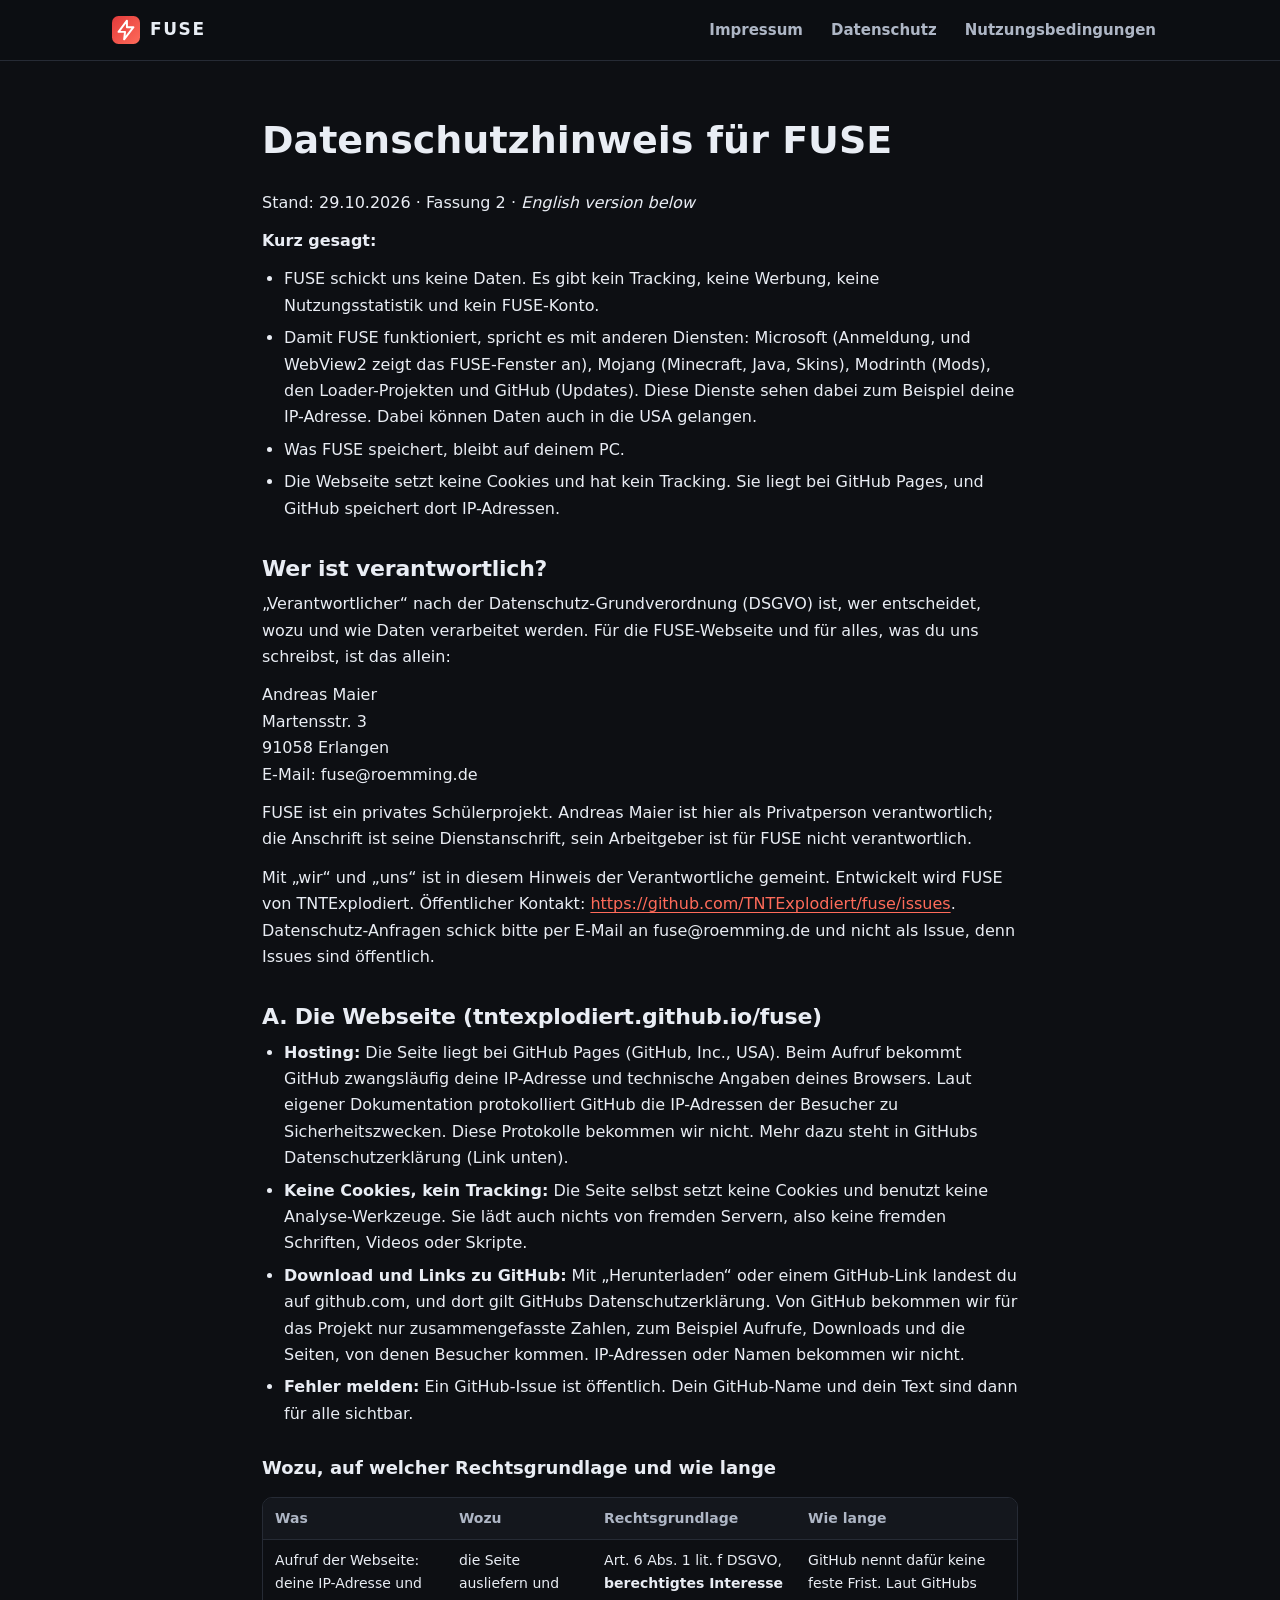
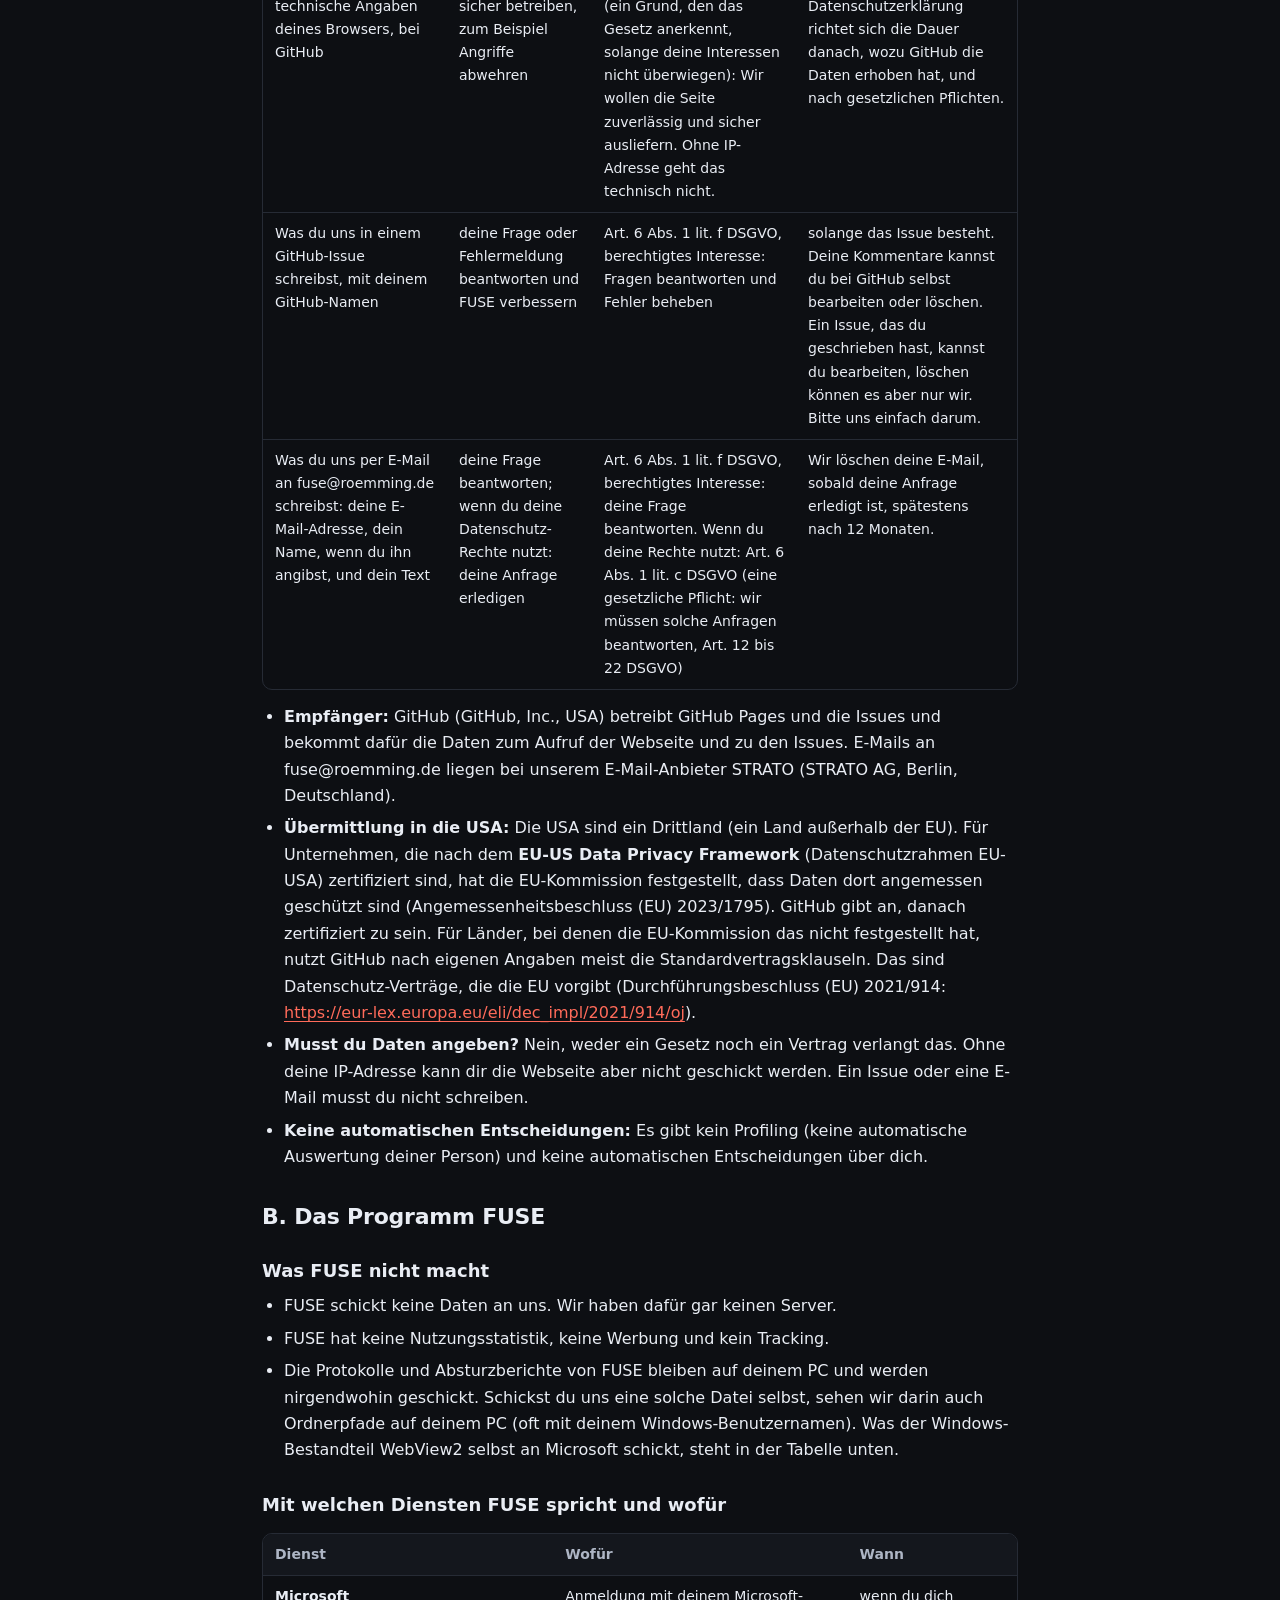
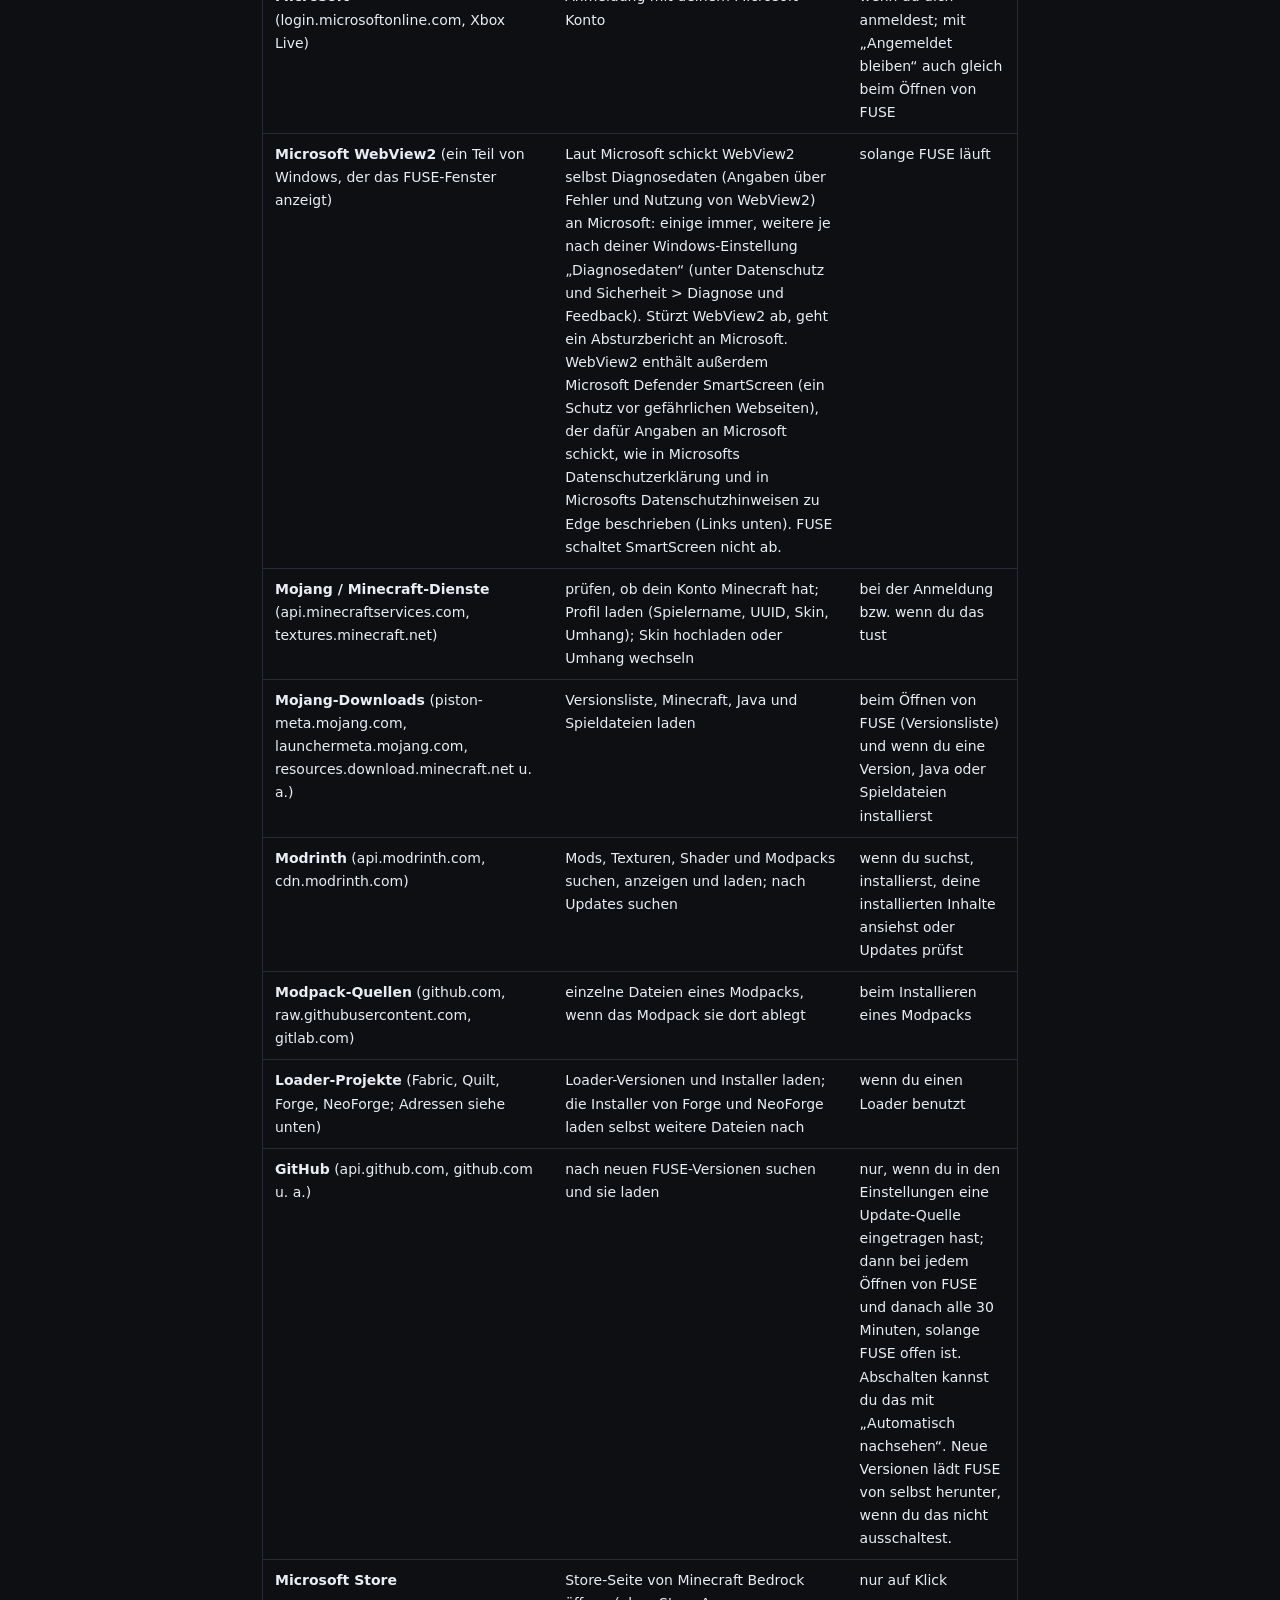
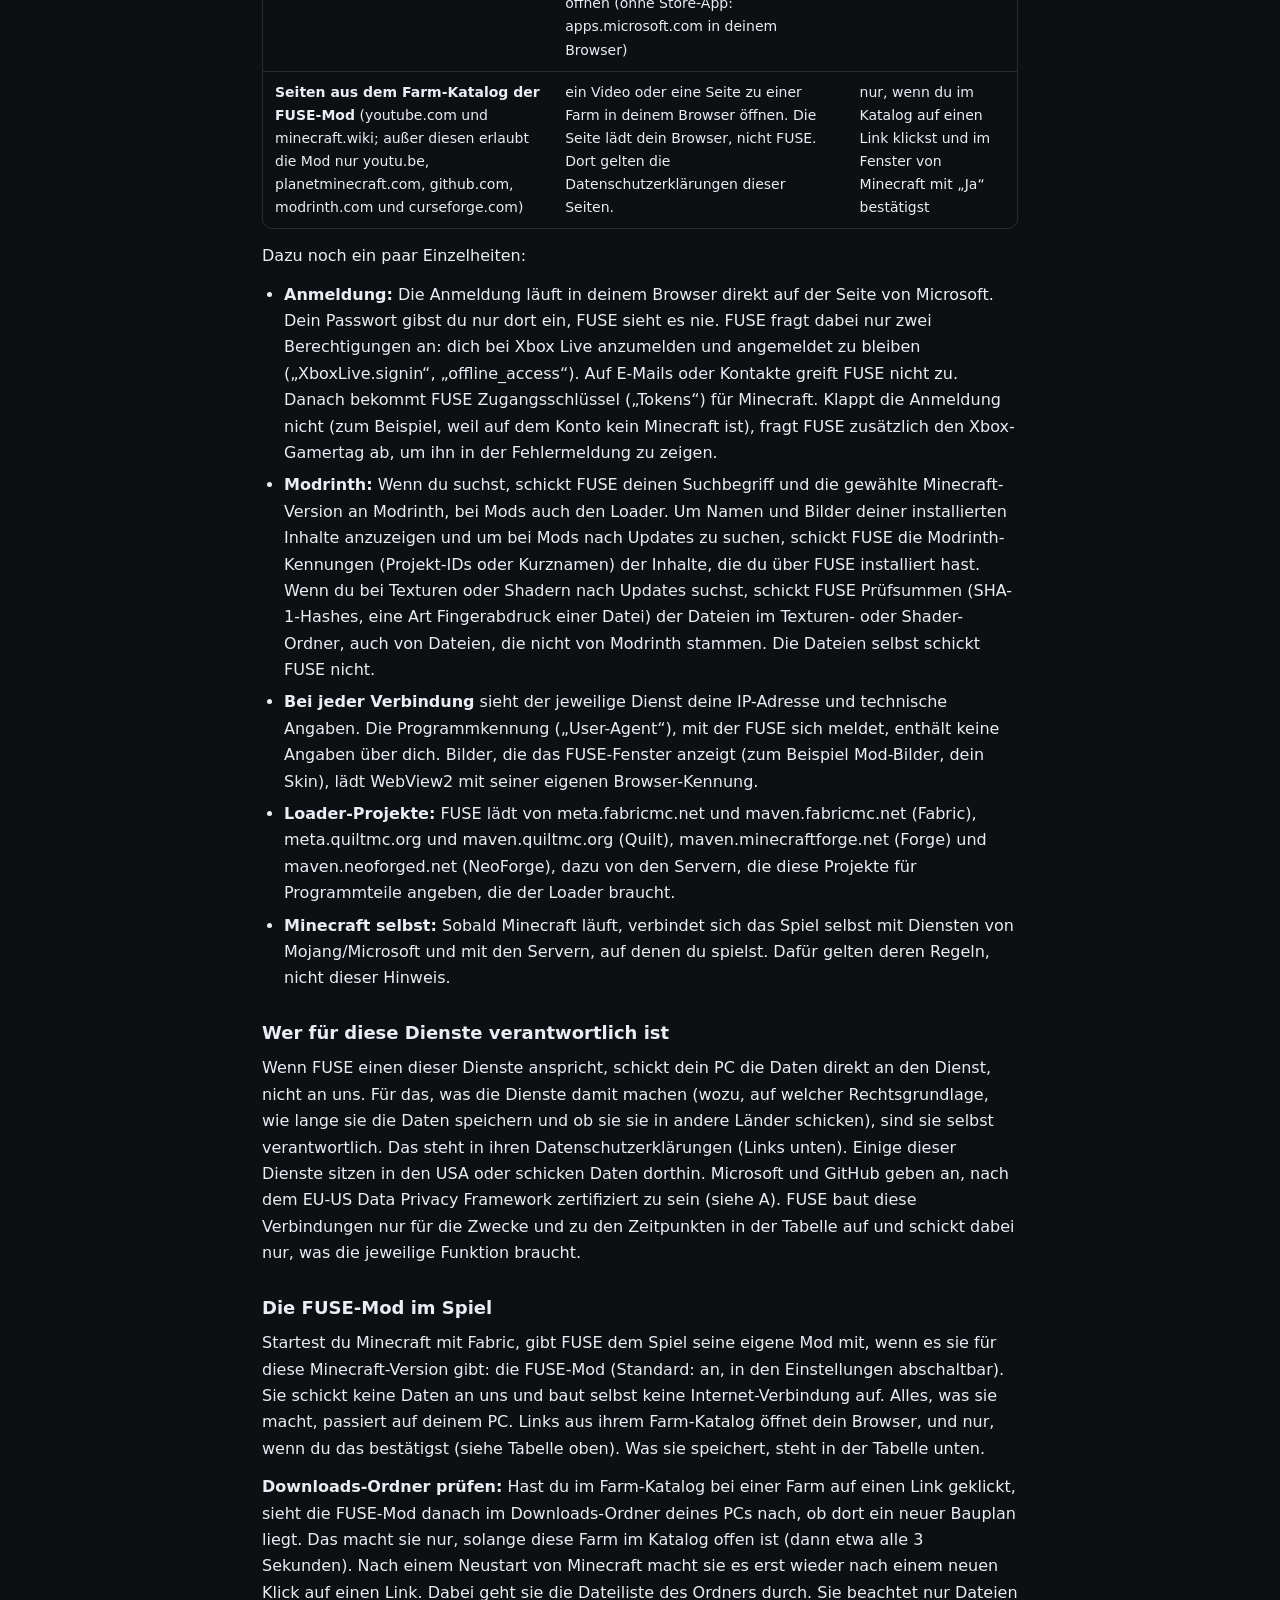
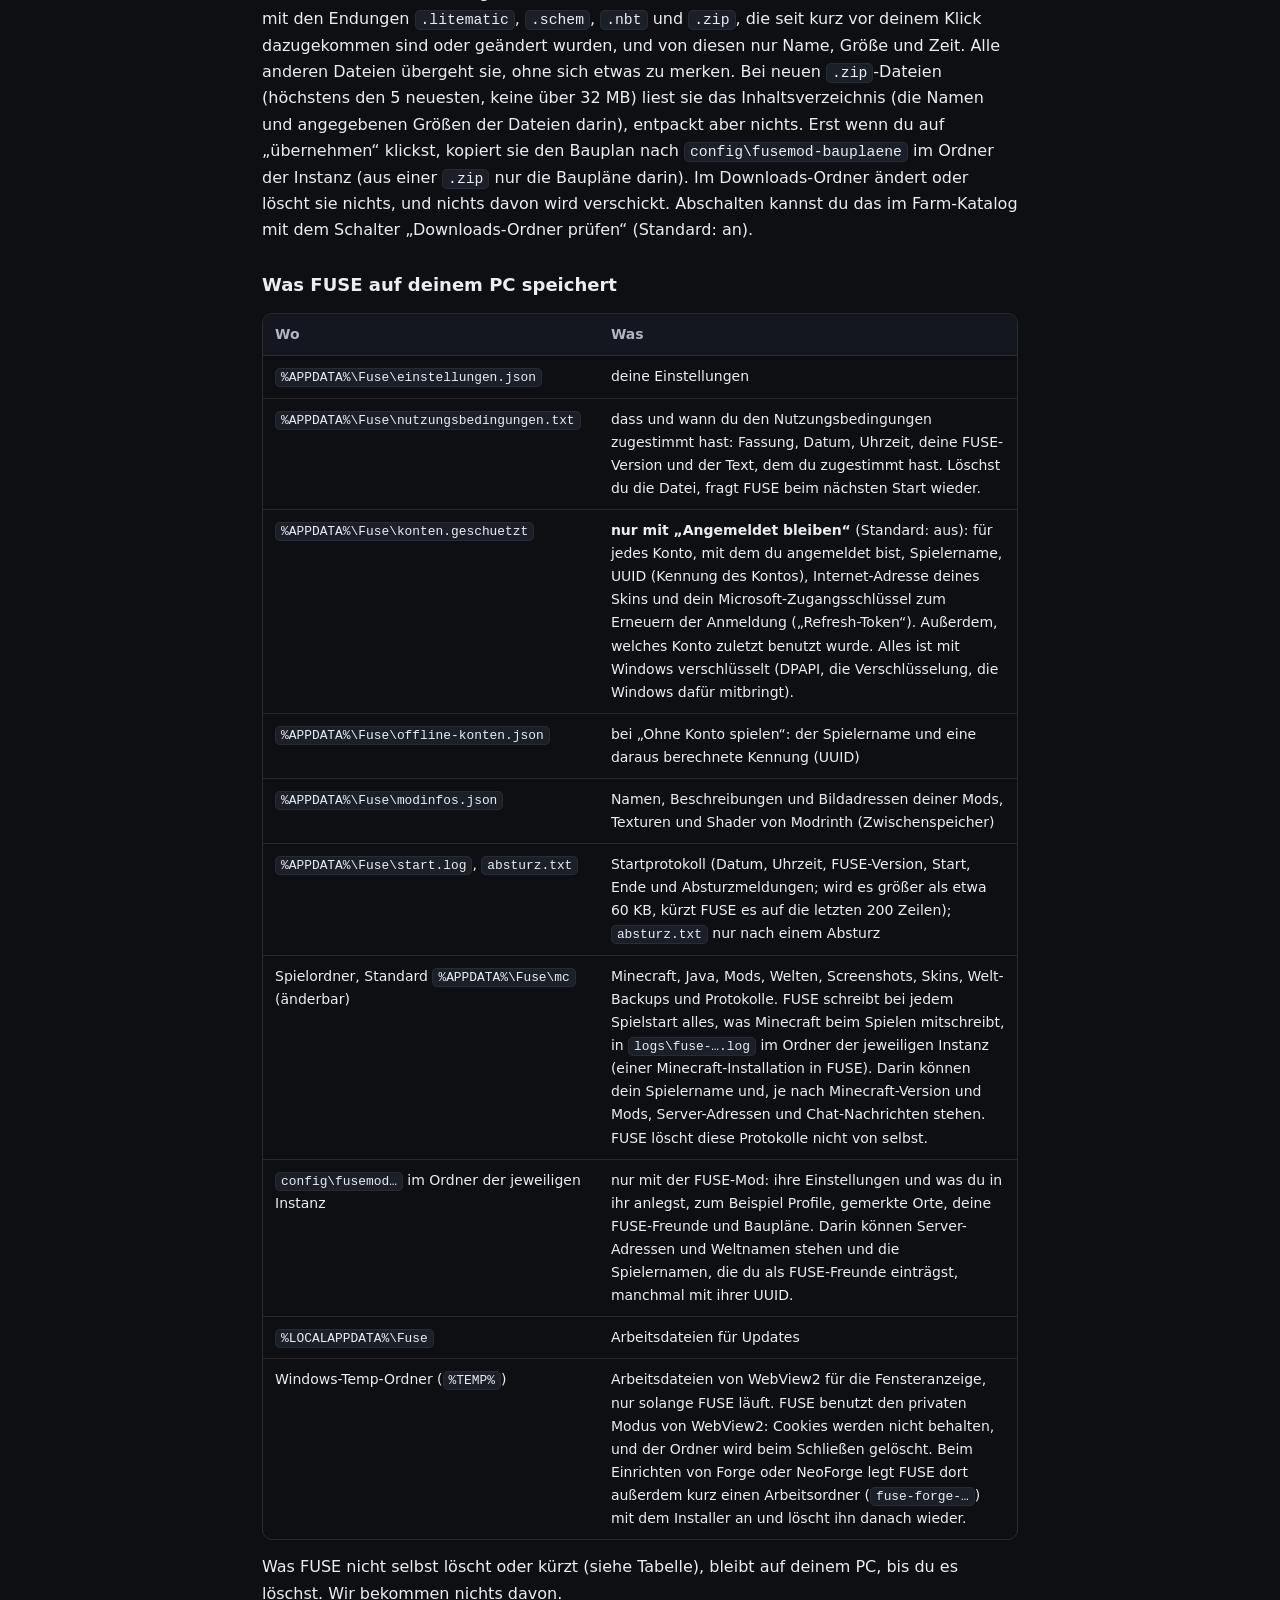
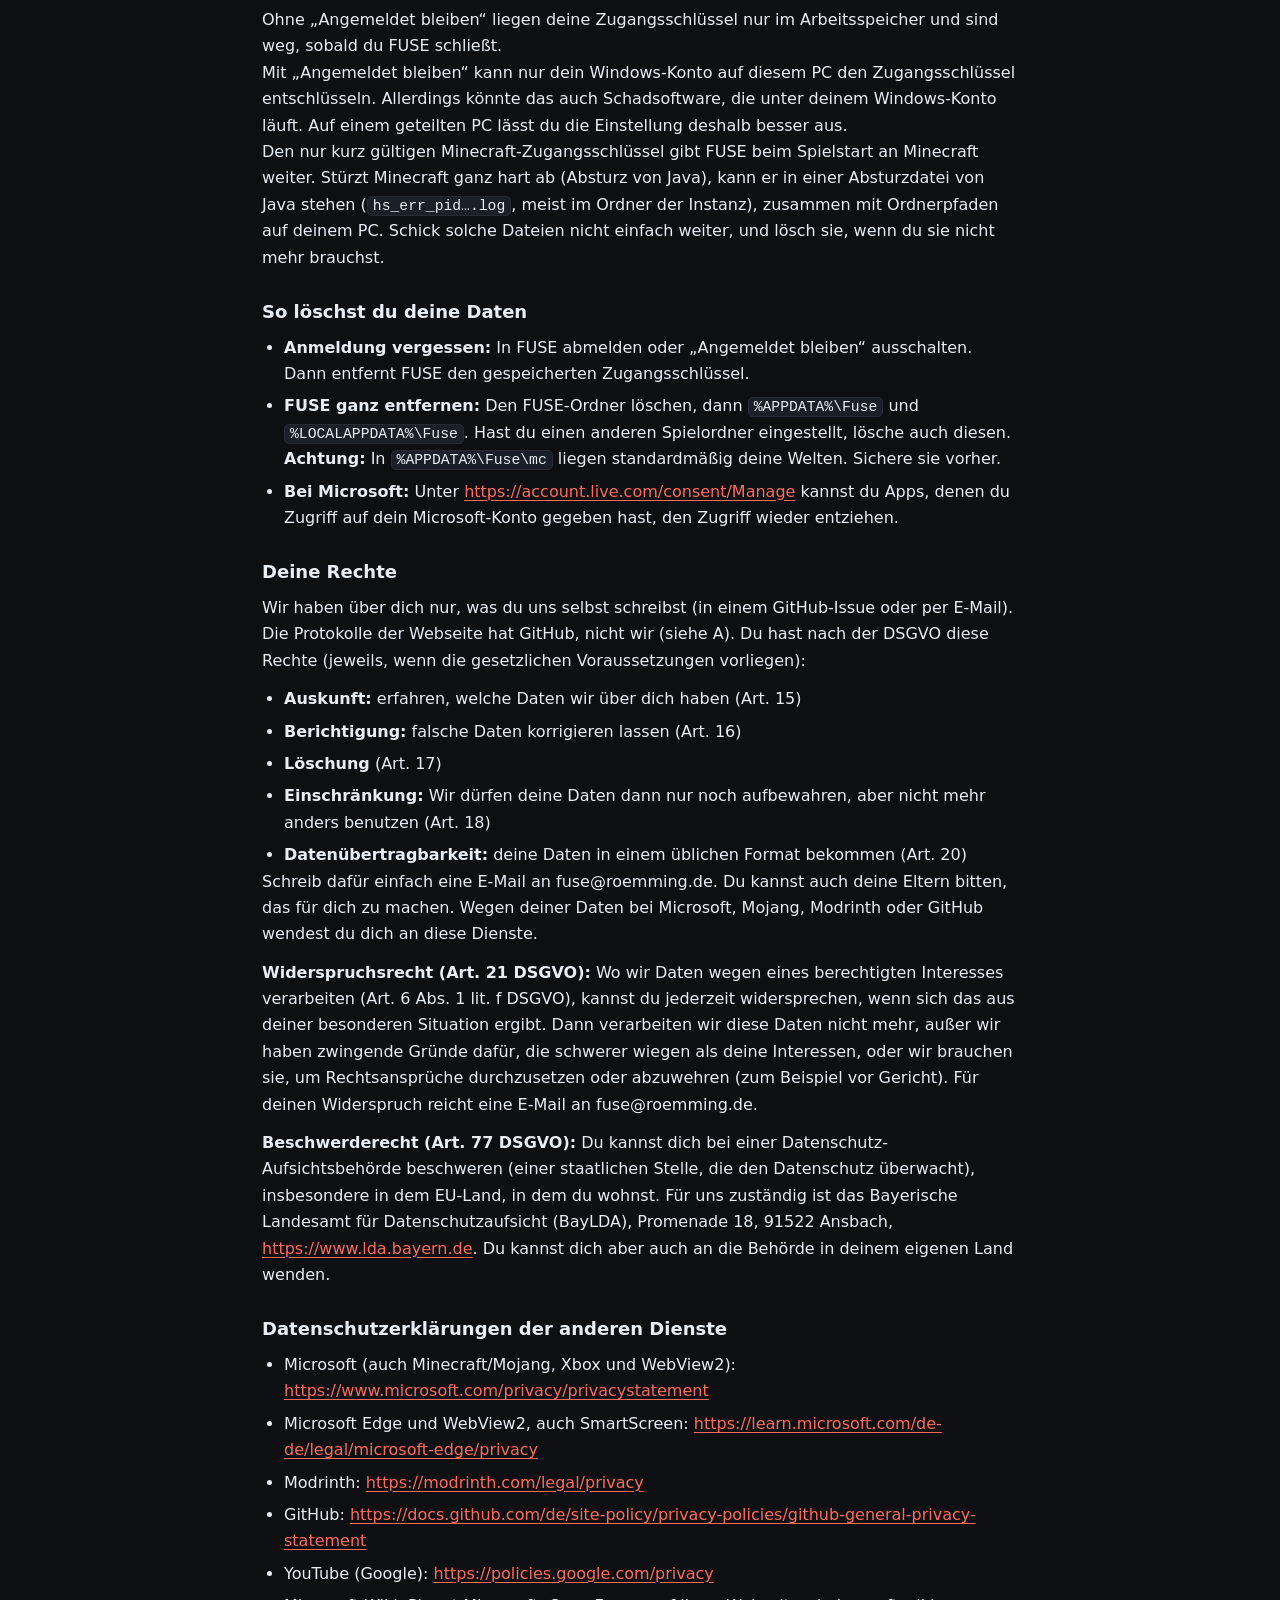
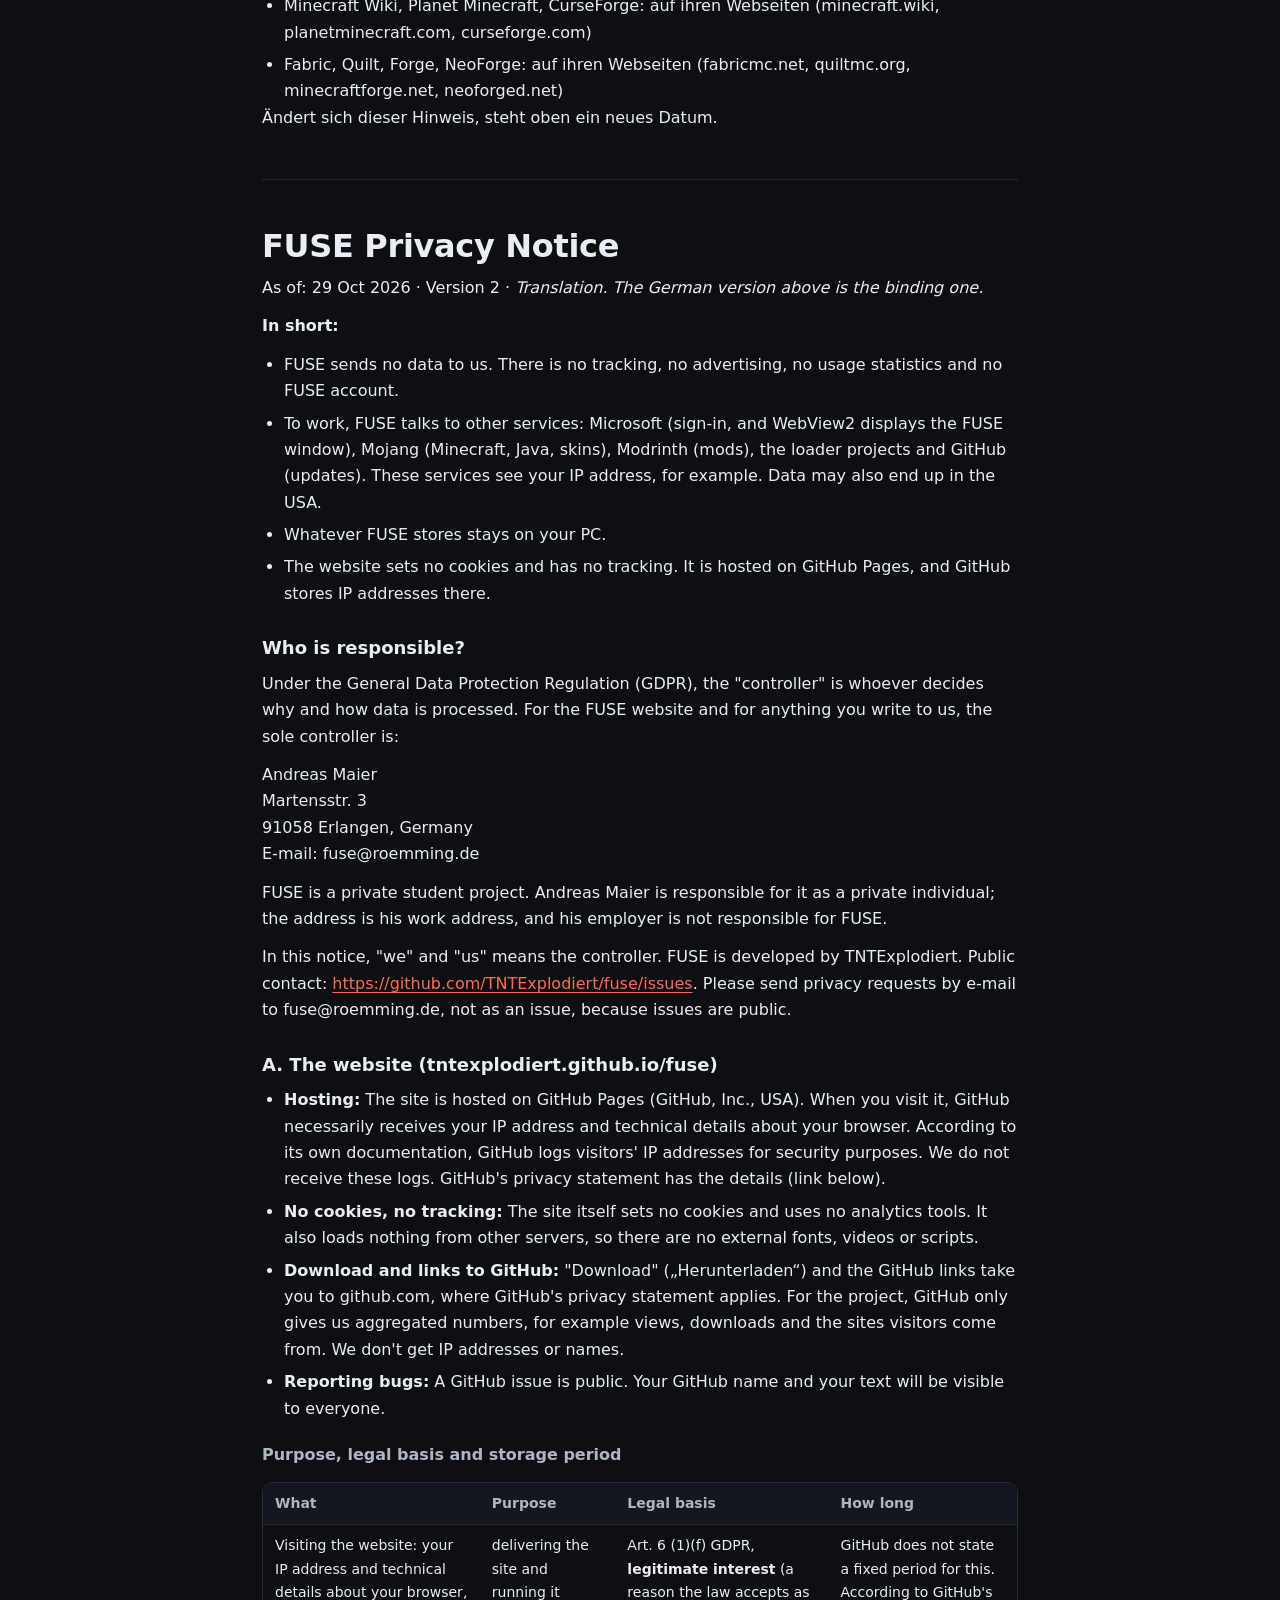
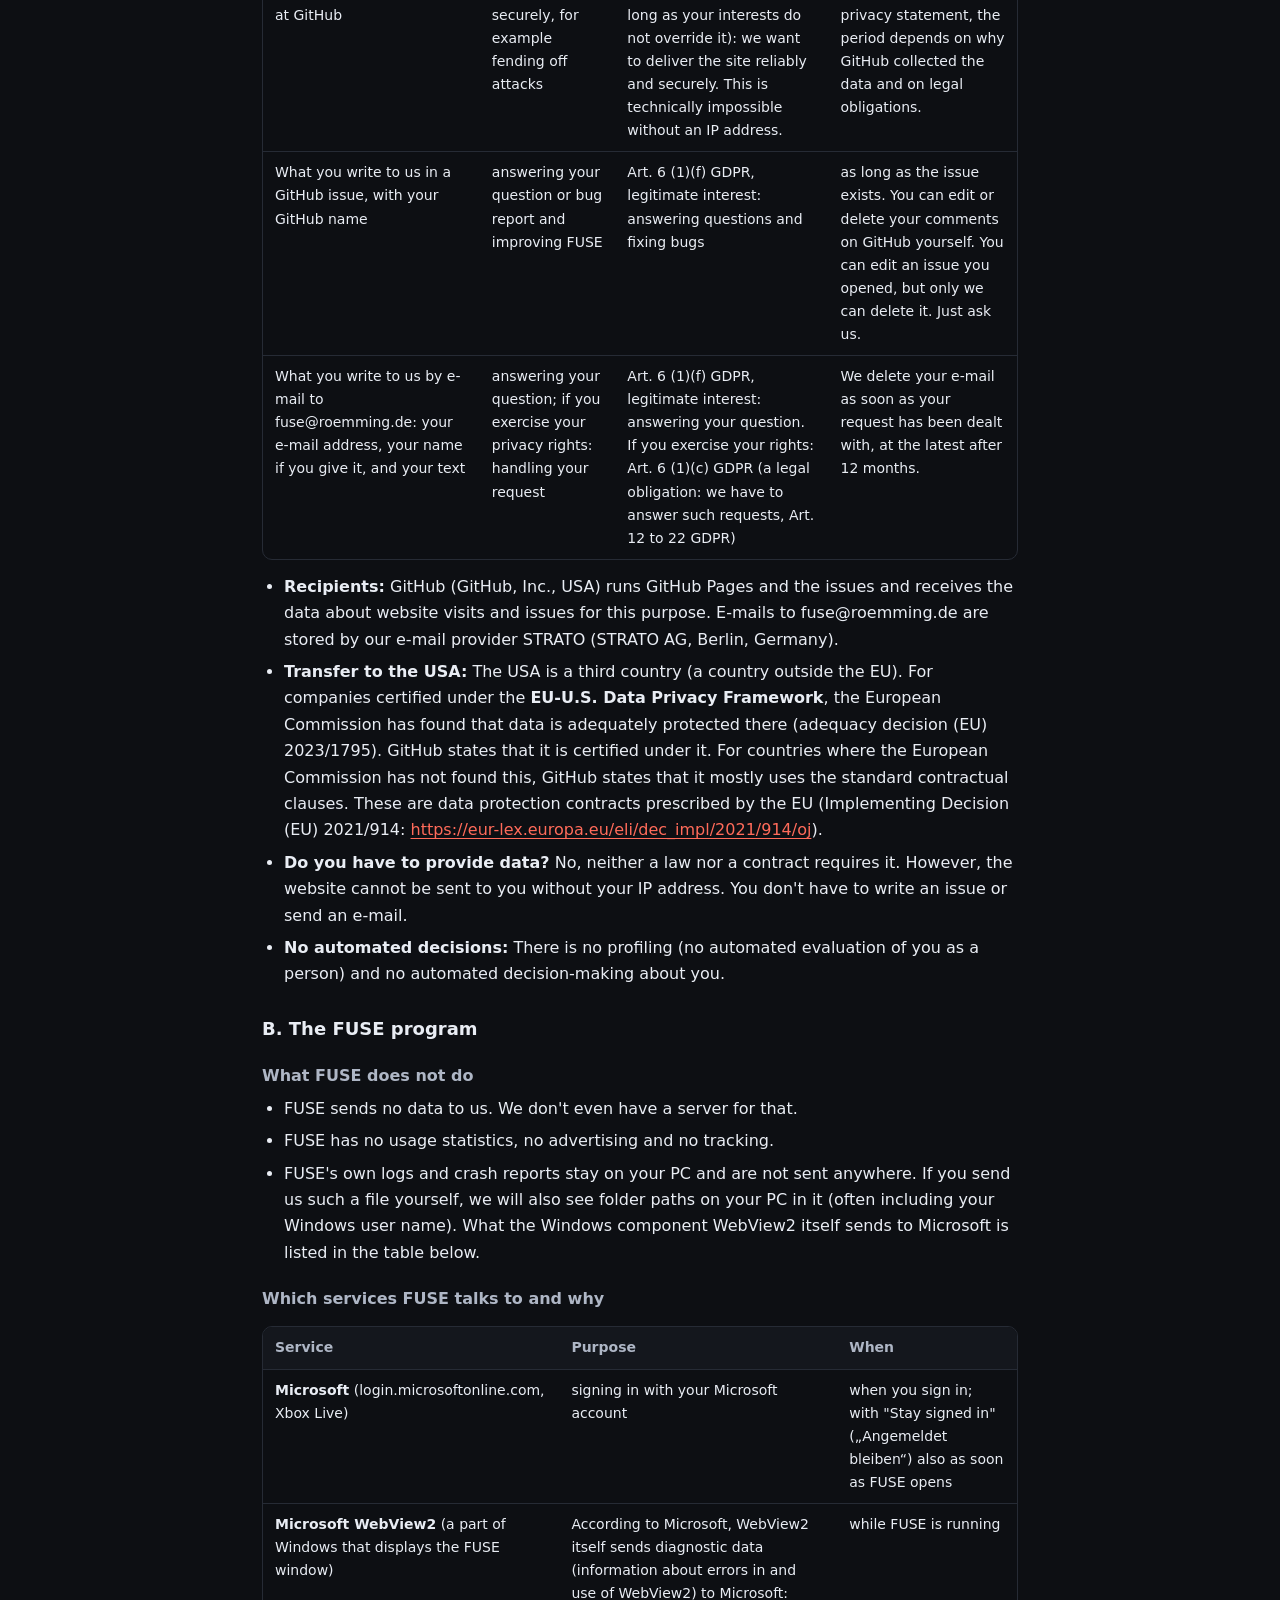
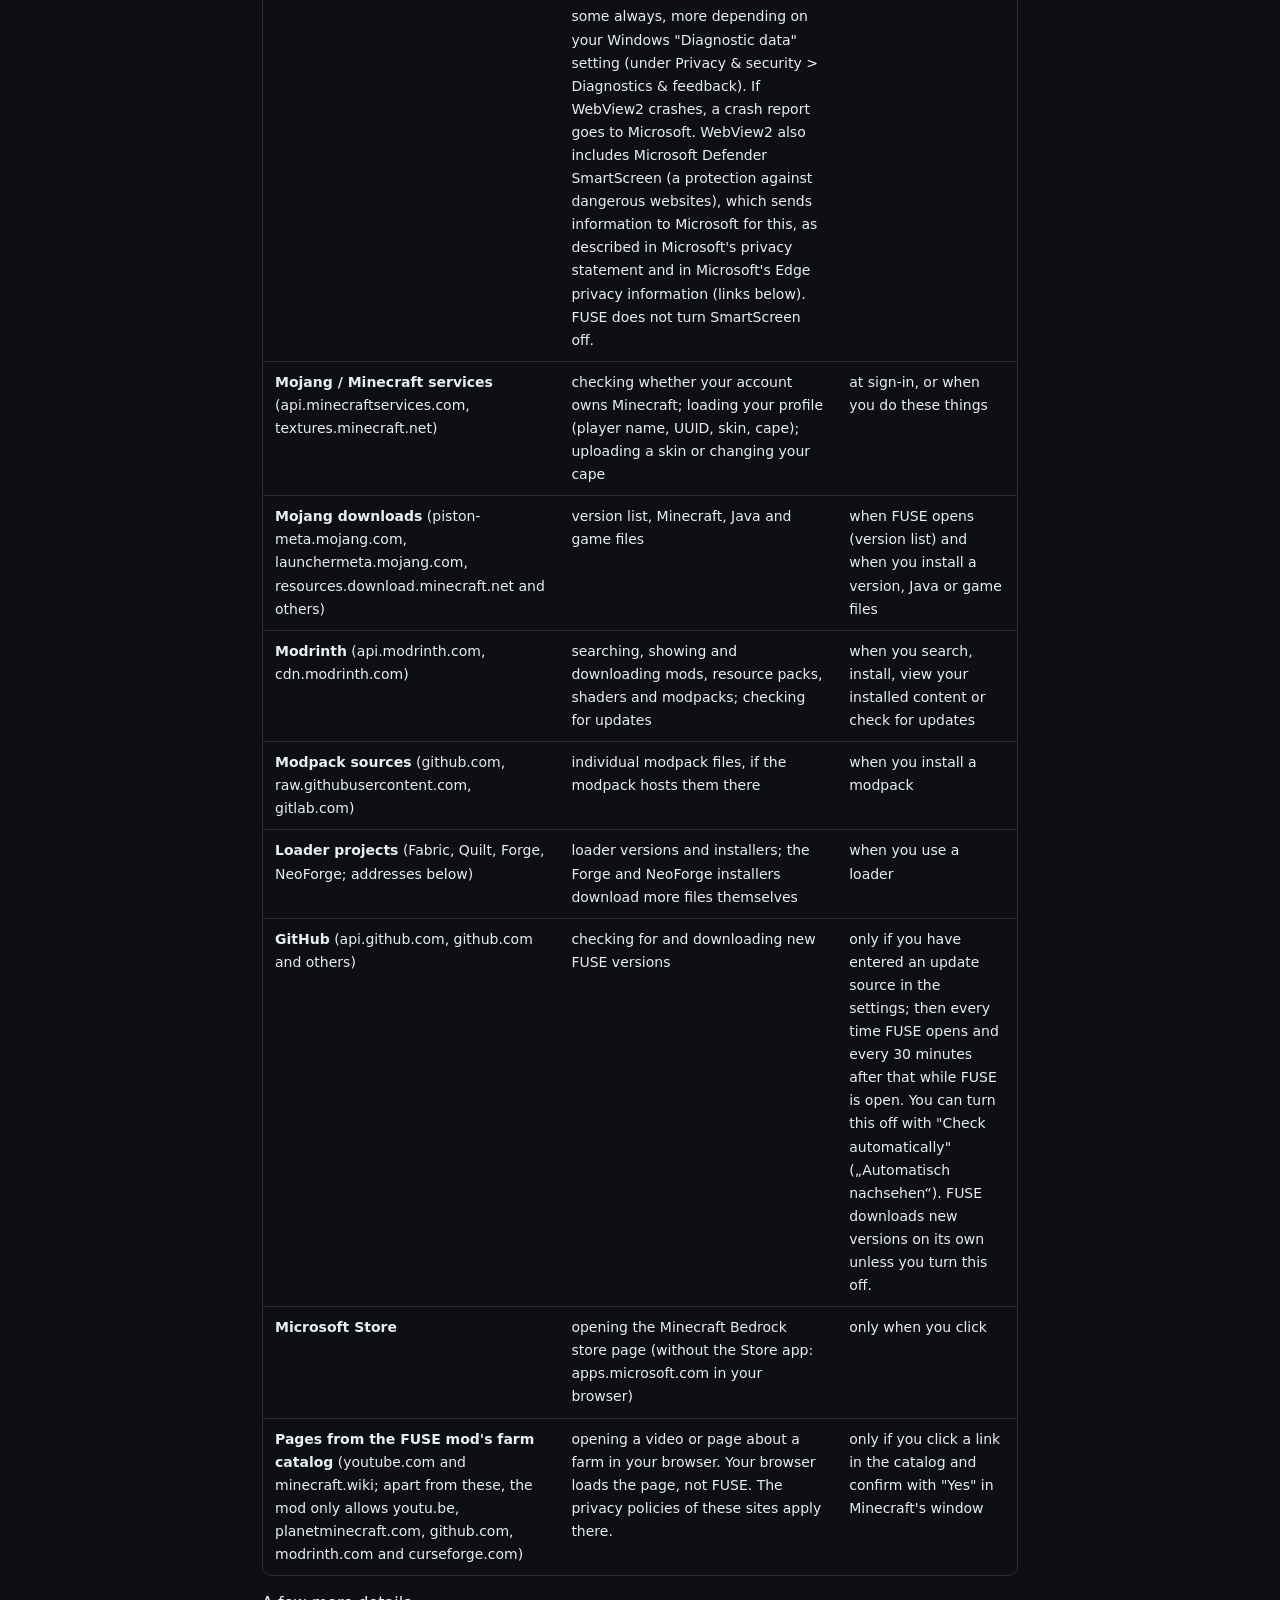
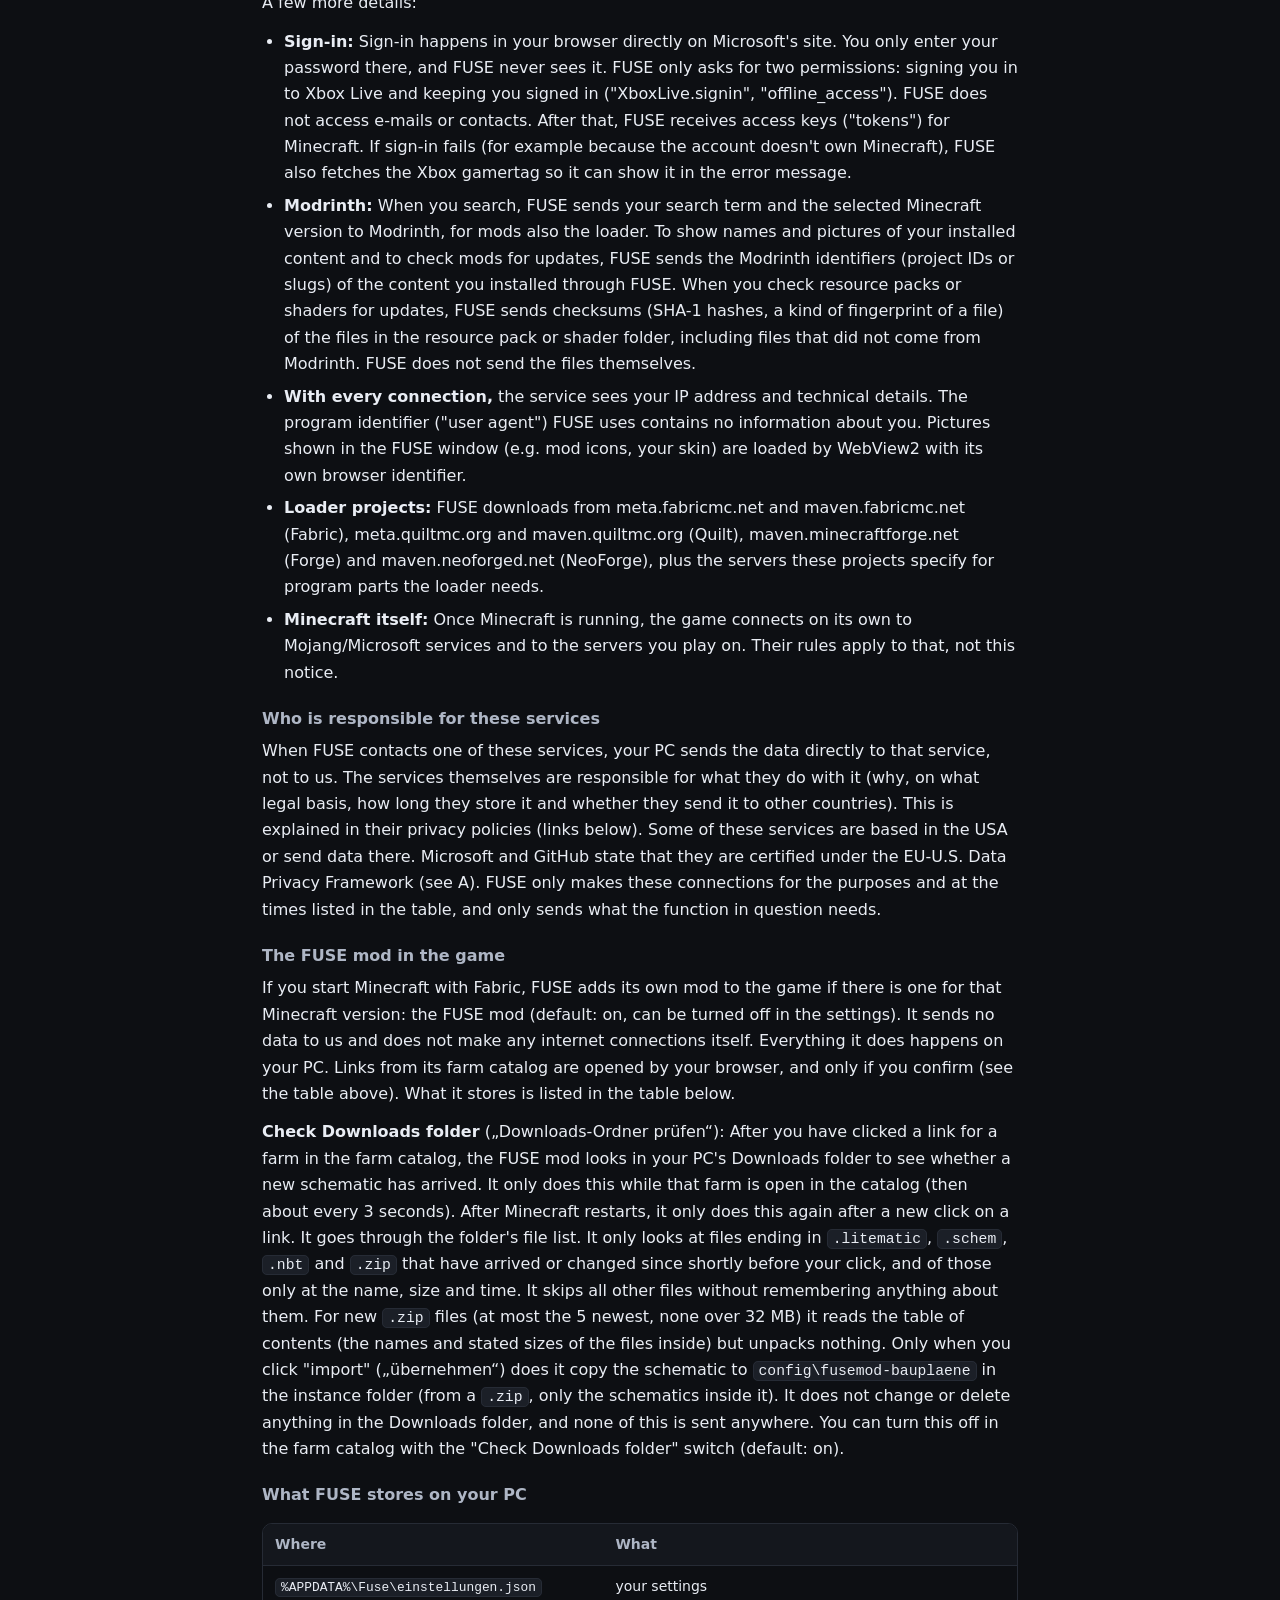
<file: docs/datenschutz.html>
<!DOCTYPE html>
<html lang="de">
<head>
  <meta charset="utf-8">
  <meta name="viewport" content="width=device-width, initial-scale=1">
  <meta http-equiv="Content-Security-Policy" content="default-src 'self'; img-src 'self'; style-src 'self'; script-src 'none'; object-src 'none'; base-uri 'none'; form-action 'none'">
  <meta name="referrer" content="strict-origin-when-cross-origin">
  <title>Datenschutzhinweis – FUSE</title>
  <meta name="description" content="Datenschutzhinweis für FUSE und die FUSE-Webseite.">
  <meta name="theme-color" content="#0d0f13">
  <meta name="color-scheme" content="dark">
  <link rel="icon" href="favicon.ico" sizes="32x32">
  <link rel="icon" href="icon.svg" type="image/svg+xml">
  <link rel="apple-touch-icon" href="apple-touch-icon.png">
  <link rel="stylesheet" href="stil.css">
</head>
<body>
  <header class="leiste">
    <div class="huelle leiste-innen">
      <a class="marke" href="index.html">
        <img src="icon.svg" width="28" height="28" alt="">
        <span>FUSE</span>
      </a>
      <nav aria-label="Rechtliches">
        <ul>
          <li><a href="impressum.html">Impressum</a></li>
          <li><a href="datenschutz.html">Datenschutz</a></li>
          <li><a href="nutzungsbedingungen.html">Nutzungsbedingungen</a></li>
        </ul>
      </nav>
    </div>
  </header>

  <main id="inhalt" class="huelle rechtstext">
<h1 id="de-titel">Datenschutzhinweis für FUSE</h1>
<p>Stand: 29.10.2026 · Fassung 2 · <em>English version below</em></p>
<p><strong>Kurz gesagt:</strong></p>
<ul><li>FUSE schickt uns keine Daten. Es gibt kein Tracking, keine Werbung, keine Nutzungsstatistik und kein FUSE-Konto.</li><li>Damit FUSE funktioniert, spricht es mit anderen Diensten: Microsoft (Anmeldung, und WebView2 zeigt das FUSE-Fenster an), Mojang (Minecraft, Java, Skins), Modrinth (Mods), den Loader-Projekten und GitHub (Updates). Diese Dienste sehen dabei zum Beispiel deine IP-Adresse. Dabei können Daten auch in die USA gelangen.</li><li>Was FUSE speichert, bleibt auf deinem PC.</li><li>Die Webseite setzt keine Cookies und hat kein Tracking. Sie liegt bei GitHub Pages, und GitHub speichert dort IP-Adressen.</li></ul>
<h2 id="de-wer-ist-verantwortlich">Wer ist verantwortlich?</h2>
<p>„Verantwortlicher“ nach der Datenschutz-Grundverordnung (DSGVO) ist, wer entscheidet, wozu und wie Daten verarbeitet werden. Für die FUSE-Webseite und für alles, was du uns schreibst, ist das allein:</p>
<p>Andreas Maier<br>Martensstr. 3<br>91058 Erlangen<br>E-Mail: fuse@roemming.de</p>
<p>FUSE ist ein privates Schülerprojekt. Andreas Maier ist hier als Privatperson verantwortlich; die Anschrift ist seine Dienstanschrift, sein Arbeitgeber ist für FUSE nicht verantwortlich.</p>
<p>Mit „wir“ und „uns“ ist in diesem Hinweis der Verantwortliche gemeint. Entwickelt wird FUSE von TNTExplodiert. Öffentlicher Kontakt: <a href="https://github.com/TNTExplodiert/fuse/issues">https://github.com/TNTExplodiert/fuse/issues</a>. Datenschutz-Anfragen schick bitte per E-Mail an fuse@roemming.de und nicht als Issue, denn Issues sind öffentlich.</p>
<h2 id="de-a-die-webseite-tntexplodiert-github-io-fuse">A. Die Webseite (tntexplodiert.github.io/fuse)</h2>
<ul><li><strong>Hosting:</strong> Die Seite liegt bei GitHub Pages (GitHub, Inc., USA). Beim Aufruf bekommt GitHub zwangsläufig deine IP-Adresse und technische Angaben deines Browsers. Laut eigener Dokumentation protokolliert GitHub die IP-Adressen der Besucher zu Sicherheitszwecken. Diese Protokolle bekommen wir nicht. Mehr dazu steht in GitHubs Datenschutzerklärung (Link unten).</li><li><strong>Keine Cookies, kein Tracking:</strong> Die Seite selbst setzt keine Cookies und benutzt keine Analyse-Werkzeuge. Sie lädt auch nichts von fremden Servern, also keine fremden Schriften, Videos oder Skripte.</li><li><strong>Download und Links zu GitHub:</strong> Mit „Herunterladen“ oder einem GitHub-Link landest du auf github.com, und dort gilt GitHubs Datenschutzerklärung. Von GitHub bekommen wir für das Projekt nur zusammengefasste Zahlen, zum Beispiel Aufrufe, Downloads und die Seiten, von denen Besucher kommen. IP-Adressen oder Namen bekommen wir nicht.</li><li><strong>Fehler melden:</strong> Ein GitHub-Issue ist öffentlich. Dein GitHub-Name und dein Text sind dann für alle sichtbar.</li></ul>
<h3 id="de-wozu-auf-welcher-rechtsgrundlage-und-wie-lange">Wozu, auf welcher Rechtsgrundlage und wie lange</h3>
<div class="tabelle"><table><thead><tr><th>Was</th><th>Wozu</th><th>Rechtsgrundlage</th><th>Wie lange</th></tr></thead><tbody><tr><td>Aufruf der Webseite: deine IP-Adresse und technische Angaben deines Browsers, bei GitHub</td><td>die Seite ausliefern und sicher betreiben, zum Beispiel Angriffe abwehren</td><td>Art. 6 Abs. 1 lit. f DSGVO, <strong>berechtigtes Interesse</strong> (ein Grund, den das Gesetz anerkennt, solange deine Interessen nicht überwiegen): Wir wollen die Seite zuverlässig und sicher ausliefern. Ohne IP-Adresse geht das technisch nicht.</td><td>GitHub nennt dafür keine feste Frist. Laut GitHubs Datenschutzerklärung richtet sich die Dauer danach, wozu GitHub die Daten erhoben hat, und nach gesetzlichen Pflichten.</td></tr><tr><td>Was du uns in einem GitHub-Issue schreibst, mit deinem GitHub-Namen</td><td>deine Frage oder Fehlermeldung beantworten und FUSE verbessern</td><td>Art. 6 Abs. 1 lit. f DSGVO, berechtigtes Interesse: Fragen beantworten und Fehler beheben</td><td>solange das Issue besteht. Deine Kommentare kannst du bei GitHub selbst bearbeiten oder löschen. Ein Issue, das du geschrieben hast, kannst du bearbeiten, löschen können es aber nur wir. Bitte uns einfach darum.</td></tr><tr><td>Was du uns per E-Mail an fuse@roemming.de schreibst: deine E-Mail-Adresse, dein Name, wenn du ihn angibst, und dein Text</td><td>deine Frage beantworten; wenn du deine Datenschutz-Rechte nutzt: deine Anfrage erledigen</td><td>Art. 6 Abs. 1 lit. f DSGVO, berechtigtes Interesse: deine Frage beantworten. Wenn du deine Rechte nutzt: Art. 6 Abs. 1 lit. c DSGVO (eine gesetzliche Pflicht: wir müssen solche Anfragen beantworten, Art. 12 bis 22 DSGVO)</td><td>Wir löschen deine E-Mail, sobald deine Anfrage erledigt ist, spätestens nach 12 Monaten.</td></tr></tbody></table></div>
<ul><li><strong>Empfänger:</strong> GitHub (GitHub, Inc., USA) betreibt GitHub Pages und die Issues und bekommt dafür die Daten zum Aufruf der Webseite und zu den Issues. E-Mails an fuse@roemming.de liegen bei unserem E-Mail-Anbieter STRATO (STRATO AG, Berlin, Deutschland).</li><li><strong>Übermittlung in die USA:</strong> Die USA sind ein Drittland (ein Land außerhalb der EU). Für Unternehmen, die nach dem <strong>EU-US Data Privacy Framework</strong> (Datenschutzrahmen EU-USA) zertifiziert sind, hat die EU-Kommission festgestellt, dass Daten dort angemessen geschützt sind (Angemessenheitsbeschluss (EU) 2023/1795). GitHub gibt an, danach zertifiziert zu sein. Für Länder, bei denen die EU-Kommission das nicht festgestellt hat, nutzt GitHub nach eigenen Angaben meist die Standardvertragsklauseln. Das sind Datenschutz-Verträge, die die EU vorgibt (Durchführungsbeschluss (EU) 2021/914: <a href="https://eur-lex.europa.eu/eli/dec_impl/2021/914/oj">https://eur-lex.europa.eu/eli/dec_impl/2021/914/oj</a>).</li><li><strong>Musst du Daten angeben?</strong> Nein, weder ein Gesetz noch ein Vertrag verlangt das. Ohne deine IP-Adresse kann dir die Webseite aber nicht geschickt werden. Ein Issue oder eine E-Mail musst du nicht schreiben.</li><li><strong>Keine automatischen Entscheidungen:</strong> Es gibt kein Profiling (keine automatische Auswertung deiner Person) und keine automatischen Entscheidungen über dich.</li></ul>
<h2 id="de-b-das-programm-fuse">B. Das Programm FUSE</h2>
<h3 id="de-was-fuse-nicht-macht">Was FUSE nicht macht</h3>
<ul><li>FUSE schickt keine Daten an uns. Wir haben dafür gar keinen Server.</li><li>FUSE hat keine Nutzungsstatistik, keine Werbung und kein Tracking.</li><li>Die Protokolle und Absturzberichte von FUSE bleiben auf deinem PC und werden nirgendwohin geschickt. Schickst du uns eine solche Datei selbst, sehen wir darin auch Ordnerpfade auf deinem PC (oft mit deinem Windows-Benutzernamen). Was der Windows-Bestandteil WebView2 selbst an Microsoft schickt, steht in der Tabelle unten.</li></ul>
<h3 id="de-mit-welchen-diensten-fuse-spricht-und-wofuer">Mit welchen Diensten FUSE spricht und wofür</h3>
<div class="tabelle"><table><thead><tr><th>Dienst</th><th>Wofür</th><th>Wann</th></tr></thead><tbody><tr><td><strong>Microsoft</strong> (login.microsoftonline.com, Xbox Live)</td><td>Anmeldung mit deinem Microsoft-Konto</td><td>wenn du dich anmeldest; mit „Angemeldet bleiben“ auch gleich beim Öffnen von FUSE</td></tr><tr><td><strong>Microsoft WebView2</strong> (ein Teil von Windows, der das FUSE-Fenster anzeigt)</td><td>Laut Microsoft schickt WebView2 selbst Diagnosedaten (Angaben über Fehler und Nutzung von WebView2) an Microsoft: einige immer, weitere je nach deiner Windows-Einstellung „Diagnosedaten“ (unter Datenschutz und Sicherheit &gt; Diagnose und Feedback). Stürzt WebView2 ab, geht ein Absturzbericht an Microsoft. WebView2 enthält außerdem Microsoft Defender SmartScreen (ein Schutz vor gefährlichen Webseiten), der dafür Angaben an Microsoft schickt, wie in Microsofts Datenschutzerklärung und in Microsofts Datenschutzhinweisen zu Edge beschrieben (Links unten). FUSE schaltet SmartScreen nicht ab.</td><td>solange FUSE läuft</td></tr><tr><td><strong>Mojang / Minecraft-Dienste</strong> (api.minecraftservices.com, textures.minecraft.net)</td><td>prüfen, ob dein Konto Minecraft hat; Profil laden (Spielername, UUID, Skin, Umhang); Skin hochladen oder Umhang wechseln</td><td>bei der Anmeldung bzw. wenn du das tust</td></tr><tr><td><strong>Mojang-Downloads</strong> (piston-meta.mojang.com, launchermeta.mojang.com, resources.download.minecraft.net u. a.)</td><td>Versionsliste, Minecraft, Java und Spieldateien laden</td><td>beim Öffnen von FUSE (Versionsliste) und wenn du eine Version, Java oder Spieldateien installierst</td></tr><tr><td><strong>Modrinth</strong> (api.modrinth.com, cdn.modrinth.com)</td><td>Mods, Texturen, Shader und Modpacks suchen, anzeigen und laden; nach Updates suchen</td><td>wenn du suchst, installierst, deine installierten Inhalte ansiehst oder Updates prüfst</td></tr><tr><td><strong>Modpack-Quellen</strong> (github.com, raw.githubusercontent.com, gitlab.com)</td><td>einzelne Dateien eines Modpacks, wenn das Modpack sie dort ablegt</td><td>beim Installieren eines Modpacks</td></tr><tr><td><strong>Loader-Projekte</strong> (Fabric, Quilt, Forge, NeoForge; Adressen siehe unten)</td><td>Loader-Versionen und Installer laden; die Installer von Forge und NeoForge laden selbst weitere Dateien nach</td><td>wenn du einen Loader benutzt</td></tr><tr><td><strong>GitHub</strong> (api.github.com, github.com u. a.)</td><td>nach neuen FUSE-Versionen suchen und sie laden</td><td>nur, wenn du in den Einstellungen eine Update-Quelle eingetragen hast; dann bei jedem Öffnen von FUSE und danach alle 30 Minuten, solange FUSE offen ist. Abschalten kannst du das mit „Automatisch nachsehen“. Neue Versionen lädt FUSE von selbst herunter, wenn du das nicht ausschaltest.</td></tr><tr><td><strong>Microsoft Store</strong></td><td>Store-Seite von Minecraft Bedrock öffnen (ohne Store-App: apps.microsoft.com in deinem Browser)</td><td>nur auf Klick</td></tr><tr><td><strong>Seiten aus dem Farm-Katalog der FUSE-Mod</strong> (youtube.com und minecraft.wiki; außer diesen erlaubt die Mod nur youtu.be, planetminecraft.com, github.com, modrinth.com und curseforge.com)</td><td>ein Video oder eine Seite zu einer Farm in deinem Browser öffnen. Die Seite lädt dein Browser, nicht FUSE. Dort gelten die Datenschutzerklärungen dieser Seiten.</td><td>nur, wenn du im Katalog auf einen Link klickst und im Fenster von Minecraft mit „Ja“ bestätigst</td></tr></tbody></table></div>
<p>Dazu noch ein paar Einzelheiten:</p>
<ul><li><strong>Anmeldung:</strong> Die Anmeldung läuft in deinem Browser direkt auf der Seite von Microsoft. Dein Passwort gibst du nur dort ein, FUSE sieht es nie. FUSE fragt dabei nur zwei Berechtigungen an: dich bei Xbox Live anzumelden und angemeldet zu bleiben („XboxLive.signin“, „offline_access“). Auf E-Mails oder Kontakte greift FUSE nicht zu. Danach bekommt FUSE Zugangsschlüssel („Tokens“) für Minecraft. Klappt die Anmeldung nicht (zum Beispiel, weil auf dem Konto kein Minecraft ist), fragt FUSE zusätzlich den Xbox-Gamertag ab, um ihn in der Fehlermeldung zu zeigen.</li><li><strong>Modrinth:</strong> Wenn du suchst, schickt FUSE deinen Suchbegriff und die gewählte Minecraft-Version an Modrinth, bei Mods auch den Loader. Um Namen und Bilder deiner installierten Inhalte anzuzeigen und um bei Mods nach Updates zu suchen, schickt FUSE die Modrinth-Kennungen (Projekt-IDs oder Kurznamen) der Inhalte, die du über FUSE installiert hast. Wenn du bei Texturen oder Shadern nach Updates suchst, schickt FUSE Prüfsummen (SHA-1-Hashes, eine Art Fingerabdruck einer Datei) der Dateien im Texturen- oder Shader-Ordner, auch von Dateien, die nicht von Modrinth stammen. Die Dateien selbst schickt FUSE nicht.</li><li><strong>Bei jeder Verbindung</strong> sieht der jeweilige Dienst deine IP-Adresse und technische Angaben. Die Programmkennung („User-Agent“), mit der FUSE sich meldet, enthält keine Angaben über dich. Bilder, die das FUSE-Fenster anzeigt (zum Beispiel Mod-Bilder, dein Skin), lädt WebView2 mit seiner eigenen Browser-Kennung.</li><li><strong>Loader-Projekte:</strong> FUSE lädt von meta.fabricmc.net und maven.fabricmc.net (Fabric), meta.quiltmc.org und maven.quiltmc.org (Quilt), maven.minecraftforge.net (Forge) und maven.neoforged.net (NeoForge), dazu von den Servern, die diese Projekte für Programmteile angeben, die der Loader braucht.</li><li><strong>Minecraft selbst:</strong> Sobald Minecraft läuft, verbindet sich das Spiel selbst mit Diensten von Mojang/Microsoft und mit den Servern, auf denen du spielst. Dafür gelten deren Regeln, nicht dieser Hinweis.</li></ul>
<h3 id="de-wer-fuer-diese-dienste-verantwortlich-ist">Wer für diese Dienste verantwortlich ist</h3>
<p>Wenn FUSE einen dieser Dienste anspricht, schickt dein PC die Daten direkt an den Dienst, nicht an uns. Für das, was die Dienste damit machen (wozu, auf welcher Rechtsgrundlage, wie lange sie die Daten speichern und ob sie sie in andere Länder schicken), sind sie selbst verantwortlich. Das steht in ihren Datenschutzerklärungen (Links unten). Einige dieser Dienste sitzen in den USA oder schicken Daten dorthin. Microsoft und GitHub geben an, nach dem EU-US Data Privacy Framework zertifiziert zu sein (siehe A). FUSE baut diese Verbindungen nur für die Zwecke und zu den Zeitpunkten in der Tabelle auf und schickt dabei nur, was die jeweilige Funktion braucht.</p>
<h3 id="de-die-fuse-mod-im-spiel">Die FUSE-Mod im Spiel</h3>
<p>Startest du Minecraft mit Fabric, gibt FUSE dem Spiel seine eigene Mod mit, wenn es sie für diese Minecraft-Version gibt: die FUSE-Mod (Standard: an, in den Einstellungen abschaltbar). Sie schickt keine Daten an uns und baut selbst keine Internet-Verbindung auf. Alles, was sie macht, passiert auf deinem PC. Links aus ihrem Farm-Katalog öffnet dein Browser, und nur, wenn du das bestätigst (siehe Tabelle oben). Was sie speichert, steht in der Tabelle unten.</p>
<p><strong>Downloads-Ordner prüfen:</strong> Hast du im Farm-Katalog bei einer Farm auf einen Link geklickt, sieht die FUSE-Mod danach im Downloads-Ordner deines PCs nach, ob dort ein neuer Bauplan liegt. Das macht sie nur, solange diese Farm im Katalog offen ist (dann etwa alle 3 Sekunden). Nach einem Neustart von Minecraft macht sie es erst wieder nach einem neuen Klick auf einen Link. Dabei geht sie die Dateiliste des Ordners durch. Sie beachtet nur Dateien mit den Endungen <code>.litematic</code>, <code>.schem</code>, <code>.nbt</code> und <code>.zip</code>, die seit kurz vor deinem Klick dazugekommen sind oder geändert wurden, und von diesen nur Name, Größe und Zeit. Alle anderen Dateien übergeht sie, ohne sich etwas zu merken. Bei neuen <code>.zip</code>-Dateien (höchstens den 5 neuesten, keine über 32 MB) liest sie das Inhaltsverzeichnis (die Namen und angegebenen Größen der Dateien darin), entpackt aber nichts. Erst wenn du auf „übernehmen“ klickst, kopiert sie den Bauplan nach <code>config\fusemod-bauplaene</code> im Ordner der Instanz (aus einer <code>.zip</code> nur die Baupläne darin). Im Downloads-Ordner ändert oder löscht sie nichts, und nichts davon wird verschickt. Abschalten kannst du das im Farm-Katalog mit dem Schalter „Downloads-Ordner prüfen“ (Standard: an).</p>
<h3 id="de-was-fuse-auf-deinem-pc-speichert">Was FUSE auf deinem PC speichert</h3>
<div class="tabelle"><table><thead><tr><th>Wo</th><th>Was</th></tr></thead><tbody><tr><td><code>%APPDATA%\Fuse\einstellungen.json</code></td><td>deine Einstellungen</td></tr><tr><td><code>%APPDATA%\Fuse\nutzungsbedingungen.txt</code></td><td>dass und wann du den Nutzungsbedingungen zugestimmt hast: Fassung, Datum, Uhrzeit, deine FUSE-Version und der Text, dem du zugestimmt hast. Löschst du die Datei, fragt FUSE beim nächsten Start wieder.</td></tr><tr><td><code>%APPDATA%\Fuse\konten.geschuetzt</code></td><td><strong>nur mit „Angemeldet bleiben“</strong> (Standard: aus): für jedes Konto, mit dem du angemeldet bist, Spielername, UUID (Kennung des Kontos), Internet-Adresse deines Skins und dein Microsoft-Zugangsschlüssel zum Erneuern der Anmeldung („Refresh-Token“). Außerdem, welches Konto zuletzt benutzt wurde. Alles ist mit Windows verschlüsselt (DPAPI, die Verschlüsselung, die Windows dafür mitbringt).</td></tr><tr><td><code>%APPDATA%\Fuse\offline-konten.json</code></td><td>bei „Ohne Konto spielen“: der Spielername und eine daraus berechnete Kennung (UUID)</td></tr><tr><td><code>%APPDATA%\Fuse\modinfos.json</code></td><td>Namen, Beschreibungen und Bildadressen deiner Mods, Texturen und Shader von Modrinth (Zwischenspeicher)</td></tr><tr><td><code>%APPDATA%\Fuse\start.log</code>, <code>absturz.txt</code></td><td>Startprotokoll (Datum, Uhrzeit, FUSE-Version, Start, Ende und Absturzmeldungen; wird es größer als etwa 60 KB, kürzt FUSE es auf die letzten 200 Zeilen); <code>absturz.txt</code> nur nach einem Absturz</td></tr><tr><td>Spielordner, Standard <code>%APPDATA%\Fuse\mc</code> (änderbar)</td><td>Minecraft, Java, Mods, Welten, Screenshots, Skins, Welt-Backups und Protokolle. FUSE schreibt bei jedem Spielstart alles, was Minecraft beim Spielen mitschreibt, in <code>logs\fuse-….log</code> im Ordner der jeweiligen Instanz (einer Minecraft-Installation in FUSE). Darin können dein Spielername und, je nach Minecraft-Version und Mods, Server-Adressen und Chat-Nachrichten stehen. FUSE löscht diese Protokolle nicht von selbst.</td></tr><tr><td><code>config\fusemod…</code> im Ordner der jeweiligen Instanz</td><td>nur mit der FUSE-Mod: ihre Einstellungen und was du in ihr anlegst, zum Beispiel Profile, gemerkte Orte, deine FUSE-Freunde und Baupläne. Darin können Server-Adressen und Weltnamen stehen und die Spielernamen, die du als FUSE-Freunde einträgst, manchmal mit ihrer UUID.</td></tr><tr><td><code>%LOCALAPPDATA%\Fuse</code></td><td>Arbeitsdateien für Updates</td></tr><tr><td>Windows-Temp-Ordner (<code>%TEMP%</code>)</td><td>Arbeitsdateien von WebView2 für die Fensteranzeige, nur solange FUSE läuft. FUSE benutzt den privaten Modus von WebView2: Cookies werden nicht behalten, und der Ordner wird beim Schließen gelöscht. Beim Einrichten von Forge oder NeoForge legt FUSE dort außerdem kurz einen Arbeitsordner (<code>fuse-forge-…</code>) mit dem Installer an und löscht ihn danach wieder.</td></tr></tbody></table></div>
<p>Was FUSE nicht selbst löscht oder kürzt (siehe Tabelle), bleibt auf deinem PC, bis du es löschst. Wir bekommen nichts davon.<br>Ohne „Angemeldet bleiben“ liegen deine Zugangsschlüssel nur im Arbeitsspeicher und sind weg, sobald du FUSE schließt.<br>Mit „Angemeldet bleiben“ kann nur dein Windows-Konto auf diesem PC den Zugangsschlüssel entschlüsseln. Allerdings könnte das auch Schadsoftware, die unter deinem Windows-Konto läuft. Auf einem geteilten PC lässt du die Einstellung deshalb besser aus.<br>Den nur kurz gültigen Minecraft-Zugangsschlüssel gibt FUSE beim Spielstart an Minecraft weiter. Stürzt Minecraft ganz hart ab (Absturz von Java), kann er in einer Absturzdatei von Java stehen (<code>hs_err_pid….log</code>, meist im Ordner der Instanz), zusammen mit Ordnerpfaden auf deinem PC. Schick solche Dateien nicht einfach weiter, und lösch sie, wenn du sie nicht mehr brauchst.</p>
<h3 id="de-so-loeschst-du-deine-daten">So löschst du deine Daten</h3>
<ul><li><strong>Anmeldung vergessen:</strong> In FUSE abmelden oder „Angemeldet bleiben“ ausschalten. Dann entfernt FUSE den gespeicherten Zugangsschlüssel.</li><li><strong>FUSE ganz entfernen:</strong> Den FUSE-Ordner löschen, dann <code>%APPDATA%\Fuse</code> und <code>%LOCALAPPDATA%\Fuse</code>. Hast du einen anderen Spielordner eingestellt, lösche auch diesen.<br><strong>Achtung:</strong> In <code>%APPDATA%\Fuse\mc</code> liegen standardmäßig deine Welten. Sichere sie vorher.</li><li><strong>Bei Microsoft:</strong> Unter <a href="https://account.live.com/consent/Manage">https://account.live.com/consent/Manage</a> kannst du Apps, denen du Zugriff auf dein Microsoft-Konto gegeben hast, den Zugriff wieder entziehen.</li></ul>
<h3 id="de-deine-rechte">Deine Rechte</h3>
<p>Wir haben über dich nur, was du uns selbst schreibst (in einem GitHub-Issue oder per E-Mail). Die Protokolle der Webseite hat GitHub, nicht wir (siehe A). Du hast nach der DSGVO diese Rechte (jeweils, wenn die gesetzlichen Voraussetzungen vorliegen):</p>
<ul><li><strong>Auskunft:</strong> erfahren, welche Daten wir über dich haben (Art. 15)</li><li><strong>Berichtigung:</strong> falsche Daten korrigieren lassen (Art. 16)</li><li><strong>Löschung</strong> (Art. 17)</li><li><strong>Einschränkung:</strong> Wir dürfen deine Daten dann nur noch aufbewahren, aber nicht mehr anders benutzen (Art. 18)</li><li><strong>Datenübertragbarkeit:</strong> deine Daten in einem üblichen Format bekommen (Art. 20)</li></ul>
<p>Schreib dafür einfach eine E-Mail an fuse@roemming.de. Du kannst auch deine Eltern bitten, das für dich zu machen. Wegen deiner Daten bei Microsoft, Mojang, Modrinth oder GitHub wendest du dich an diese Dienste.</p>
<p><strong>Widerspruchsrecht (Art. 21 DSGVO):</strong> Wo wir Daten wegen eines berechtigten Interesses verarbeiten (Art. 6 Abs. 1 lit. f DSGVO), kannst du jederzeit widersprechen, wenn sich das aus deiner besonderen Situation ergibt. Dann verarbeiten wir diese Daten nicht mehr, außer wir haben zwingende Gründe dafür, die schwerer wiegen als deine Interessen, oder wir brauchen sie, um Rechtsansprüche durchzusetzen oder abzuwehren (zum Beispiel vor Gericht). Für deinen Widerspruch reicht eine E-Mail an fuse@roemming.de.</p>
<p><strong>Beschwerderecht (Art. 77 DSGVO):</strong> Du kannst dich bei einer Datenschutz-Aufsichtsbehörde beschweren (einer staatlichen Stelle, die den Datenschutz überwacht), insbesondere in dem EU-Land, in dem du wohnst. Für uns zuständig ist das Bayerische Landesamt für Datenschutzaufsicht (BayLDA), Promenade 18, 91522 Ansbach, <a href="https://www.lda.bayern.de">https://www.lda.bayern.de</a>. Du kannst dich aber auch an die Behörde in deinem eigenen Land wenden.</p>
<h3 id="de-datenschutzerklaerungen-der-anderen-dienste">Datenschutzerklärungen der anderen Dienste</h3>
<ul><li>Microsoft (auch Minecraft/Mojang, Xbox und WebView2): <a href="https://www.microsoft.com/privacy/privacystatement">https://www.microsoft.com/privacy/privacystatement</a></li><li>Microsoft Edge und WebView2, auch SmartScreen: <a href="https://learn.microsoft.com/de-de/legal/microsoft-edge/privacy">https://learn.microsoft.com/de-de/legal/microsoft-edge/privacy</a></li><li>Modrinth: <a href="https://modrinth.com/legal/privacy">https://modrinth.com/legal/privacy</a></li><li>GitHub: <a href="https://docs.github.com/de/site-policy/privacy-policies/github-general-privacy-statement">https://docs.github.com/de/site-policy/privacy-policies/github-general-privacy-statement</a></li><li>YouTube (Google): <a href="https://policies.google.com/privacy">https://policies.google.com/privacy</a></li><li>Minecraft Wiki, Planet Minecraft, CurseForge: auf ihren Webseiten (minecraft.wiki, planetminecraft.com, curseforge.com)</li><li>Fabric, Quilt, Forge, NeoForge: auf ihren Webseiten (fabricmc.net, quiltmc.org, minecraftforge.net, neoforged.net)</li></ul>
<p>Ändert sich dieser Hinweis, steht oben ein neues Datum.</p>
<hr>
<div lang="en">
<h2 id="en-titel" class="titel-zweit">FUSE Privacy Notice</h2>
<p>As of: 29 Oct 2026 · Version 2 · <em>Translation. The German version above is the binding one.</em></p>
<p><strong>In short:</strong></p>
<ul><li>FUSE sends no data to us. There is no tracking, no advertising, no usage statistics and no FUSE account.</li><li>To work, FUSE talks to other services: Microsoft (sign-in, and WebView2 displays the FUSE window), Mojang (Minecraft, Java, skins), Modrinth (mods), the loader projects and GitHub (updates). These services see your IP address, for example. Data may also end up in the USA.</li><li>Whatever FUSE stores stays on your PC.</li><li>The website sets no cookies and has no tracking. It is hosted on GitHub Pages, and GitHub stores IP addresses there.</li></ul>
<h3 id="en-who-is-responsible">Who is responsible?</h3>
<p>Under the General Data Protection Regulation (GDPR), the "controller" is whoever decides why and how data is processed. For the FUSE website and for anything you write to us, the sole controller is:</p>
<p>Andreas Maier<br>Martensstr. 3<br>91058 Erlangen, Germany<br>E-mail: fuse@roemming.de</p>
<p>FUSE is a private student project. Andreas Maier is responsible for it as a private individual; the address is his work address, and his employer is not responsible for FUSE.</p>
<p>In this notice, "we" and "us" means the controller. FUSE is developed by TNTExplodiert. Public contact: <a href="https://github.com/TNTExplodiert/fuse/issues">https://github.com/TNTExplodiert/fuse/issues</a>. Please send privacy requests by e-mail to fuse@roemming.de, not as an issue, because issues are public.</p>
<h3 id="en-a-the-website-tntexplodiert-github-io-fuse">A. The website (tntexplodiert.github.io/fuse)</h3>
<ul><li><strong>Hosting:</strong> The site is hosted on GitHub Pages (GitHub, Inc., USA). When you visit it, GitHub necessarily receives your IP address and technical details about your browser. According to its own documentation, GitHub logs visitors' IP addresses for security purposes. We do not receive these logs. GitHub's privacy statement has the details (link below).</li><li><strong>No cookies, no tracking:</strong> The site itself sets no cookies and uses no analytics tools. It also loads nothing from other servers, so there are no external fonts, videos or scripts.</li><li><strong>Download and links to GitHub:</strong> "Download" („Herunterladen“) and the GitHub links take you to github.com, where GitHub's privacy statement applies. For the project, GitHub only gives us aggregated numbers, for example views, downloads and the sites visitors come from. We don't get IP addresses or names.</li><li><strong>Reporting bugs:</strong> A GitHub issue is public. Your GitHub name and your text will be visible to everyone.</li></ul>
<h4 id="en-purpose-legal-basis-and-storage-period">Purpose, legal basis and storage period</h4>
<div class="tabelle"><table><thead><tr><th>What</th><th>Purpose</th><th>Legal basis</th><th>How long</th></tr></thead><tbody><tr><td>Visiting the website: your IP address and technical details about your browser, at GitHub</td><td>delivering the site and running it securely, for example fending off attacks</td><td>Art. 6 (1)(f) GDPR, <strong>legitimate interest</strong> (a reason the law accepts as long as your interests do not override it): we want to deliver the site reliably and securely. This is technically impossible without an IP address.</td><td>GitHub does not state a fixed period for this. According to GitHub's privacy statement, the period depends on why GitHub collected the data and on legal obligations.</td></tr><tr><td>What you write to us in a GitHub issue, with your GitHub name</td><td>answering your question or bug report and improving FUSE</td><td>Art. 6 (1)(f) GDPR, legitimate interest: answering questions and fixing bugs</td><td>as long as the issue exists. You can edit or delete your comments on GitHub yourself. You can edit an issue you opened, but only we can delete it. Just ask us.</td></tr><tr><td>What you write to us by e-mail to fuse@roemming.de: your e-mail address, your name if you give it, and your text</td><td>answering your question; if you exercise your privacy rights: handling your request</td><td>Art. 6 (1)(f) GDPR, legitimate interest: answering your question. If you exercise your rights: Art. 6 (1)(c) GDPR (a legal obligation: we have to answer such requests, Art. 12 to 22 GDPR)</td><td>We delete your e-mail as soon as your request has been dealt with, at the latest after 12 months.</td></tr></tbody></table></div>
<ul><li><strong>Recipients:</strong> GitHub (GitHub, Inc., USA) runs GitHub Pages and the issues and receives the data about website visits and issues for this purpose. E-mails to fuse@roemming.de are stored by our e-mail provider STRATO (STRATO AG, Berlin, Germany).</li><li><strong>Transfer to the USA:</strong> The USA is a third country (a country outside the EU). For companies certified under the <strong>EU-U.S. Data Privacy Framework</strong>, the European Commission has found that data is adequately protected there (adequacy decision (EU) 2023/1795). GitHub states that it is certified under it. For countries where the European Commission has not found this, GitHub states that it mostly uses the standard contractual clauses. These are data protection contracts prescribed by the EU (Implementing Decision (EU) 2021/914: <a href="https://eur-lex.europa.eu/eli/dec_impl/2021/914/oj">https://eur-lex.europa.eu/eli/dec_impl/2021/914/oj</a>).</li><li><strong>Do you have to provide data?</strong> No, neither a law nor a contract requires it. However, the website cannot be sent to you without your IP address. You don't have to write an issue or send an e-mail.</li><li><strong>No automated decisions:</strong> There is no profiling (no automated evaluation of you as a person) and no automated decision-making about you.</li></ul>
<h3 id="en-b-the-fuse-program">B. The FUSE program</h3>
<h4 id="en-what-fuse-does-not-do">What FUSE does not do</h4>
<ul><li>FUSE sends no data to us. We don't even have a server for that.</li><li>FUSE has no usage statistics, no advertising and no tracking.</li><li>FUSE's own logs and crash reports stay on your PC and are not sent anywhere. If you send us such a file yourself, we will also see folder paths on your PC in it (often including your Windows user name). What the Windows component WebView2 itself sends to Microsoft is listed in the table below.</li></ul>
<h4 id="en-which-services-fuse-talks-to-and-why">Which services FUSE talks to and why</h4>
<div class="tabelle"><table><thead><tr><th>Service</th><th>Purpose</th><th>When</th></tr></thead><tbody><tr><td><strong>Microsoft</strong> (login.microsoftonline.com, Xbox Live)</td><td>signing in with your Microsoft account</td><td>when you sign in; with "Stay signed in" („Angemeldet bleiben“) also as soon as FUSE opens</td></tr><tr><td><strong>Microsoft WebView2</strong> (a part of Windows that displays the FUSE window)</td><td>According to Microsoft, WebView2 itself sends diagnostic data (information about errors in and use of WebView2) to Microsoft: some always, more depending on your Windows "Diagnostic data" setting (under Privacy &amp; security &gt; Diagnostics &amp; feedback). If WebView2 crashes, a crash report goes to Microsoft. WebView2 also includes Microsoft Defender SmartScreen (a protection against dangerous websites), which sends information to Microsoft for this, as described in Microsoft's privacy statement and in Microsoft's Edge privacy information (links below). FUSE does not turn SmartScreen off.</td><td>while FUSE is running</td></tr><tr><td><strong>Mojang / Minecraft services</strong> (api.minecraftservices.com, textures.minecraft.net)</td><td>checking whether your account owns Minecraft; loading your profile (player name, UUID, skin, cape); uploading a skin or changing your cape</td><td>at sign-in, or when you do these things</td></tr><tr><td><strong>Mojang downloads</strong> (piston-meta.mojang.com, launchermeta.mojang.com, resources.download.minecraft.net and others)</td><td>version list, Minecraft, Java and game files</td><td>when FUSE opens (version list) and when you install a version, Java or game files</td></tr><tr><td><strong>Modrinth</strong> (api.modrinth.com, cdn.modrinth.com)</td><td>searching, showing and downloading mods, resource packs, shaders and modpacks; checking for updates</td><td>when you search, install, view your installed content or check for updates</td></tr><tr><td><strong>Modpack sources</strong> (github.com, raw.githubusercontent.com, gitlab.com)</td><td>individual modpack files, if the modpack hosts them there</td><td>when you install a modpack</td></tr><tr><td><strong>Loader projects</strong> (Fabric, Quilt, Forge, NeoForge; addresses below)</td><td>loader versions and installers; the Forge and NeoForge installers download more files themselves</td><td>when you use a loader</td></tr><tr><td><strong>GitHub</strong> (api.github.com, github.com and others)</td><td>checking for and downloading new FUSE versions</td><td>only if you have entered an update source in the settings; then every time FUSE opens and every 30 minutes after that while FUSE is open. You can turn this off with "Check automatically" („Automatisch nachsehen“). FUSE downloads new versions on its own unless you turn this off.</td></tr><tr><td><strong>Microsoft Store</strong></td><td>opening the Minecraft Bedrock store page (without the Store app: apps.microsoft.com in your browser)</td><td>only when you click</td></tr><tr><td><strong>Pages from the FUSE mod's farm catalog</strong> (youtube.com and minecraft.wiki; apart from these, the mod only allows youtu.be, planetminecraft.com, github.com, modrinth.com and curseforge.com)</td><td>opening a video or page about a farm in your browser. Your browser loads the page, not FUSE. The privacy policies of these sites apply there.</td><td>only if you click a link in the catalog and confirm with "Yes" in Minecraft's window</td></tr></tbody></table></div>
<p>A few more details:</p>
<ul><li><strong>Sign-in:</strong> Sign-in happens in your browser directly on Microsoft's site. You only enter your password there, and FUSE never sees it. FUSE only asks for two permissions: signing you in to Xbox Live and keeping you signed in ("XboxLive.signin", "offline_access"). FUSE does not access e-mails or contacts. After that, FUSE receives access keys ("tokens") for Minecraft. If sign-in fails (for example because the account doesn't own Minecraft), FUSE also fetches the Xbox gamertag so it can show it in the error message.</li><li><strong>Modrinth:</strong> When you search, FUSE sends your search term and the selected Minecraft version to Modrinth, for mods also the loader. To show names and pictures of your installed content and to check mods for updates, FUSE sends the Modrinth identifiers (project IDs or slugs) of the content you installed through FUSE. When you check resource packs or shaders for updates, FUSE sends checksums (SHA-1 hashes, a kind of fingerprint of a file) of the files in the resource pack or shader folder, including files that did not come from Modrinth. FUSE does not send the files themselves.</li><li><strong>With every connection,</strong> the service sees your IP address and technical details. The program identifier ("user agent") FUSE uses contains no information about you. Pictures shown in the FUSE window (e.g. mod icons, your skin) are loaded by WebView2 with its own browser identifier.</li><li><strong>Loader projects:</strong> FUSE downloads from meta.fabricmc.net and maven.fabricmc.net (Fabric), meta.quiltmc.org and maven.quiltmc.org (Quilt), maven.minecraftforge.net (Forge) and maven.neoforged.net (NeoForge), plus the servers these projects specify for program parts the loader needs.</li><li><strong>Minecraft itself:</strong> Once Minecraft is running, the game connects on its own to Mojang/Microsoft services and to the servers you play on. Their rules apply to that, not this notice.</li></ul>
<h4 id="en-who-is-responsible-for-these-services">Who is responsible for these services</h4>
<p>When FUSE contacts one of these services, your PC sends the data directly to that service, not to us. The services themselves are responsible for what they do with it (why, on what legal basis, how long they store it and whether they send it to other countries). This is explained in their privacy policies (links below). Some of these services are based in the USA or send data there. Microsoft and GitHub state that they are certified under the EU-U.S. Data Privacy Framework (see A). FUSE only makes these connections for the purposes and at the times listed in the table, and only sends what the function in question needs.</p>
<h4 id="en-the-fuse-mod-in-the-game">The FUSE mod in the game</h4>
<p>If you start Minecraft with Fabric, FUSE adds its own mod to the game if there is one for that Minecraft version: the FUSE mod (default: on, can be turned off in the settings). It sends no data to us and does not make any internet connections itself. Everything it does happens on your PC. Links from its farm catalog are opened by your browser, and only if you confirm (see the table above). What it stores is listed in the table below.</p>
<p><strong>Check Downloads folder</strong> („Downloads-Ordner prüfen“): After you have clicked a link for a farm in the farm catalog, the FUSE mod looks in your PC's Downloads folder to see whether a new schematic has arrived. It only does this while that farm is open in the catalog (then about every 3 seconds). After Minecraft restarts, it only does this again after a new click on a link. It goes through the folder's file list. It only looks at files ending in <code>.litematic</code>, <code>.schem</code>, <code>.nbt</code> and <code>.zip</code> that have arrived or changed since shortly before your click, and of those only at the name, size and time. It skips all other files without remembering anything about them. For new <code>.zip</code> files (at most the 5 newest, none over 32 MB) it reads the table of contents (the names and stated sizes of the files inside) but unpacks nothing. Only when you click "import" („übernehmen“) does it copy the schematic to <code>config\fusemod-bauplaene</code> in the instance folder (from a <code>.zip</code>, only the schematics inside it). It does not change or delete anything in the Downloads folder, and none of this is sent anywhere. You can turn this off in the farm catalog with the "Check Downloads folder" switch (default: on).</p>
<h4 id="en-what-fuse-stores-on-your-pc">What FUSE stores on your PC</h4>
<div class="tabelle"><table><thead><tr><th>Where</th><th>What</th></tr></thead><tbody><tr><td><code>%APPDATA%\Fuse\einstellungen.json</code></td><td>your settings</td></tr><tr><td><code>%APPDATA%\Fuse\nutzungsbedingungen.txt</code></td><td>that and when you agreed to the terms of use: the version of the terms, date, time, your FUSE version and the text you agreed to. If you delete the file, FUSE asks again the next time you start it.</td></tr><tr><td><code>%APPDATA%\Fuse\konten.geschuetzt</code></td><td><strong>only with "Stay signed in"</strong> (default: off): for each account you are signed in with, the player name, UUID (the ID of the account), the internet address of your skin and your Microsoft key for renewing the sign-in ("refresh token"). Also which account was used last. All of it is encrypted by Windows (DPAPI, the encryption Windows provides for this).</td></tr><tr><td><code>%APPDATA%\Fuse\offline-konten.json</code></td><td>with "Play without an account" („Ohne Konto spielen“): the player name and an ID calculated from it (UUID)</td></tr><tr><td><code>%APPDATA%\Fuse\modinfos.json</code></td><td>names, descriptions and image addresses of your mods, resource packs and shaders from Modrinth (cache)</td></tr><tr><td><code>%APPDATA%\Fuse\start.log</code>, <code>absturz.txt</code></td><td>startup log (date, time, FUSE version, start, end and crash messages; if it grows beyond about 60 KB, FUSE shortens it to the last 200 lines); <code>absturz.txt</code> only after a crash</td></tr><tr><td>game folder, default <code>%APPDATA%\Fuse\mc</code> (can be changed)</td><td>Minecraft, Java, mods, worlds, screenshots, skins, world backups and logs. Every time the game starts, FUSE writes Minecraft's output to <code>logs\fuse-….log</code> in the folder of the instance in question (a Minecraft installation in FUSE). These logs can contain your player name and, depending on the Minecraft version and mods, server addresses and chat messages. FUSE does not delete these logs on its own.</td></tr><tr><td><code>config\fusemod…</code> in the folder of the instance in question</td><td>only with the FUSE mod: its settings and what you create in it, for example profiles, saved places, your FUSE friends and schematics. These can contain server addresses and world names, and the player names you add as FUSE friends, sometimes with their UUID.</td></tr><tr><td><code>%LOCALAPPDATA%\Fuse</code></td><td>working files for updates</td></tr><tr><td>Windows temp folder (<code>%TEMP%</code>)</td><td>WebView2 working files for displaying the window, only while FUSE is running. FUSE uses WebView2's private mode: cookies are not kept, and the folder is deleted when FUSE closes. When setting up Forge or NeoForge, FUSE also briefly creates a working folder there (<code>fuse-forge-…</code>) with the installer and deletes it afterwards.</td></tr></tbody></table></div>
<p>Whatever FUSE does not delete or shorten itself (see table) stays on your PC until you delete it. We receive none of it.<br>Without "Stay signed in", your access keys are only kept in memory and are gone as soon as you close FUSE.<br>With "Stay signed in", only your Windows account on this PC can decrypt the key. However, malware running under your Windows account could do the same. On a shared PC it is better to leave this setting off.<br>FUSE passes the Minecraft access key, which is only valid for a short time, to Minecraft when the game starts. If Minecraft crashes very hard (a Java crash), the key can end up in a Java crash file (<code>hs_err_pid….log</code>, usually in the instance folder), together with folder paths on your PC. Don't just pass such files on, and delete them when you no longer need them.</p>
<h4 id="en-how-to-delete-your-data">How to delete your data</h4>
<ul><li><strong>Forget a sign-in:</strong> Sign out in FUSE or turn off "Stay signed in". FUSE then removes the stored access key.</li><li><strong>Remove FUSE completely:</strong> Delete the FUSE folder, then <code>%APPDATA%\Fuse</code> and <code>%LOCALAPPDATA%\Fuse</code>. If you set a different game folder, delete that one too.<br><strong>Careful:</strong> By default your worlds are in <code>%APPDATA%\Fuse\mc</code>. Back them up first.</li><li><strong>At Microsoft:</strong> At <a href="https://account.live.com/consent/Manage">https://account.live.com/consent/Manage</a> you can remove access from apps you have allowed into your Microsoft account.</li></ul>
<h4 id="en-your-rights">Your rights</h4>
<p>The only data we have about you is what you write to us yourself (in a GitHub issue or by e-mail). The website logs are held by GitHub, not by us (see A). Under the GDPR you have these rights (in each case where the legal requirements are met):</p>
<ul><li><strong>Access:</strong> finding out which data we have about you (Art. 15)</li><li><strong>Rectification:</strong> having wrong data corrected (Art. 16)</li><li><strong>Erasure</strong> (Art. 17)</li><li><strong>Restriction:</strong> we may then only keep your data but not use it in any other way (Art. 18)</li><li><strong>Data portability:</strong> receiving your data in a common format (Art. 20)</li></ul>
<p>Just send an e-mail to fuse@roemming.de. You can also ask your parents to do this for you. For your data at Microsoft, Mojang, Modrinth or GitHub, please contact those services.</p>
<p><strong>Right to object (Art. 21 GDPR):</strong> Where we process data on the basis of a legitimate interest (Art. 6 (1)(f) GDPR), you can object at any time on grounds relating to your particular situation. We will then stop processing that data, unless we have compelling reasons for it that outweigh your interests, or we need it to establish, exercise or defend legal claims (for example in court). An e-mail to fuse@roemming.de is enough for your objection.</p>
<p><strong>Right to lodge a complaint (Art. 77 GDPR):</strong> You can complain to a data protection supervisory authority (a public body that oversees data protection), in particular in the EU country where you live. The authority responsible for us is the Bavarian Data Protection Authority (Bayerisches Landesamt für Datenschutzaufsicht, BayLDA), Promenade 18, 91522 Ansbach, Germany, <a href="https://www.lda.bayern.de">https://www.lda.bayern.de</a>. You can also contact the authority in your own country.</p>
<h4 id="en-privacy-policies-of-the-other-services">Privacy policies of the other services</h4>
<ul><li>Microsoft (including Minecraft/Mojang, Xbox and WebView2): <a href="https://www.microsoft.com/privacy/privacystatement">https://www.microsoft.com/privacy/privacystatement</a></li><li>Microsoft Edge and WebView2, including SmartScreen: <a href="https://learn.microsoft.com/en-us/legal/microsoft-edge/privacy">https://learn.microsoft.com/en-us/legal/microsoft-edge/privacy</a></li><li>Modrinth: <a href="https://modrinth.com/legal/privacy">https://modrinth.com/legal/privacy</a></li><li>GitHub: <a href="https://docs.github.com/en/site-policy/privacy-policies/github-general-privacy-statement">https://docs.github.com/en/site-policy/privacy-policies/github-general-privacy-statement</a></li><li>YouTube (Google): <a href="https://policies.google.com/privacy">https://policies.google.com/privacy</a></li><li>Minecraft Wiki, Planet Minecraft, CurseForge: on their websites (minecraft.wiki, planetminecraft.com, curseforge.com)</li><li>Fabric, Quilt, Forge, NeoForge: on their websites (fabricmc.net, quiltmc.org, minecraftforge.net, neoforged.net)</li></ul>
<p>If this notice changes, it will show a new date at the top.</p>
</div>
  </main>

  <footer class="fuss">
    <div class="huelle fuss-raster">
      <div>
        <a class="marke" href="index.html">
          <img src="icon.svg" width="24" height="24" alt="">
          <span>FUSE</span>
        </a>
        <p class="fuss-wer">Ein privates Schülerprojekt von TNTExplodiert.</p>
      </div>
      <ul class="fuss-links">
        <li><a href="impressum.html">Impressum</a></li>
        <li><a href="datenschutz.html">Datenschutz</a></li>
        <li><a href="nutzungsbedingungen.html">Nutzungsbedingungen</a></li>
        <li><a href="https://github.com/TNTExplodiert/fuse">GitHub-Seite</a></li>
        <li><a href="https://github.com/TNTExplodiert/fuse/releases">Alle Versionen</a></li>
        <li><a href="https://github.com/TNTExplodiert/fuse/issues">Fehler melden</a></li>
      </ul>
      <div class="fuss-hinweis">
        <p><strong>NICHT EIN OFFIZIELLES MINECRAFT-PRODUKT. NICHT VON MOJANG ODER MICROSOFT GENEHMIGT ODER MIT IHNEN VERBUNDEN.</strong></p>
        <p>FUSE ist kein offizielles Minecraft-Produkt und hat nichts mit Mojang oder Microsoft zu tun. „Minecraft“ ist eine Marke von Mojang bzw. Microsoft.</p>
        <p>Auf den Bildern sind die Editions-Symbole aus FUSE durch schlichte Platzhalter („J“ und „B“) ersetzt.</p>
        <p>In der Live-Vorschau: die Bilder der Mods, Texturen und Shader stammen von den jeweiligen Projekten auf Modrinth, die Skins (Steve, Alex und die anderen Standard-Skins), Elytra und Schild aus Minecraft, die Screenshots sind selbst im Spiel aufgenommen.</p>
        <p>Diese Seite setzt keine Cookies, hat kein Tracking und lädt nichts von fremden Servern. <a href="datenschutz.html">Mehr dazu im Datenschutzhinweis</a>.</p>
      </div>
    </div>
  </footer>
</body>
</html>
</file>
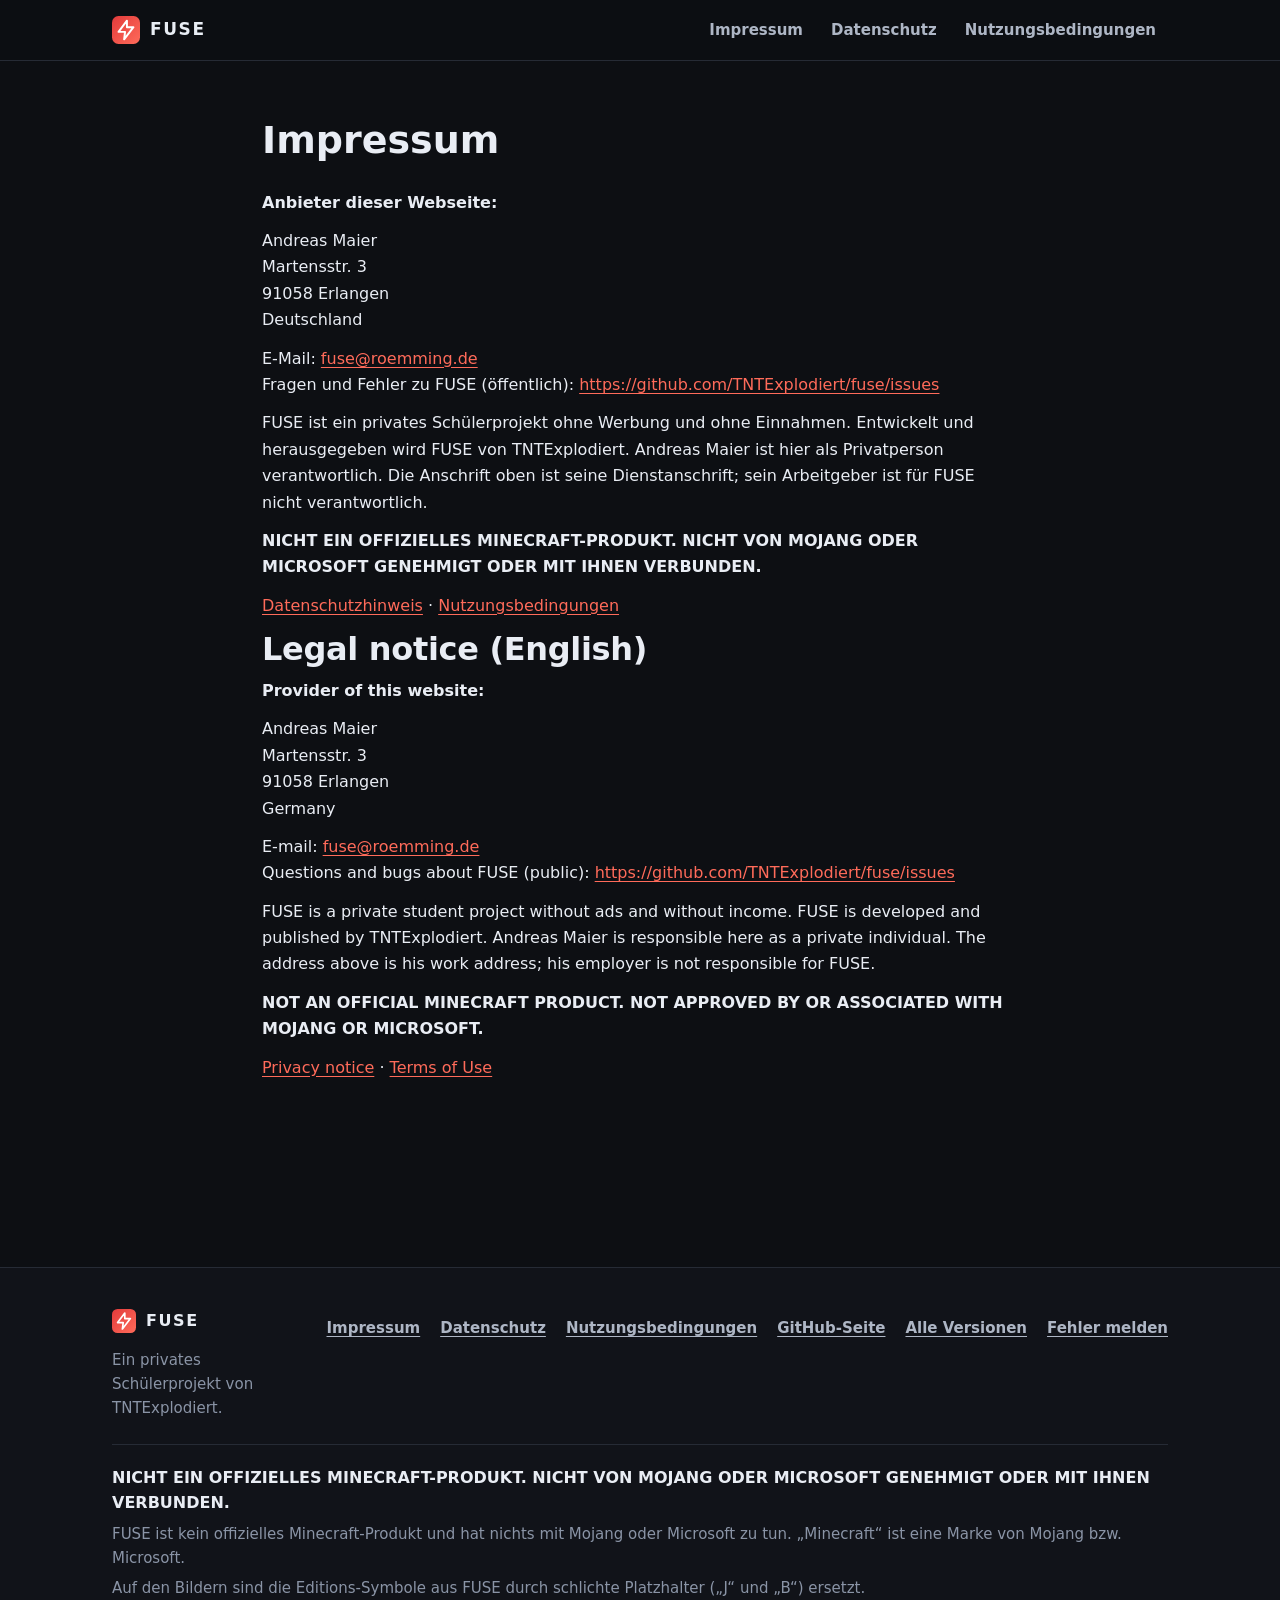
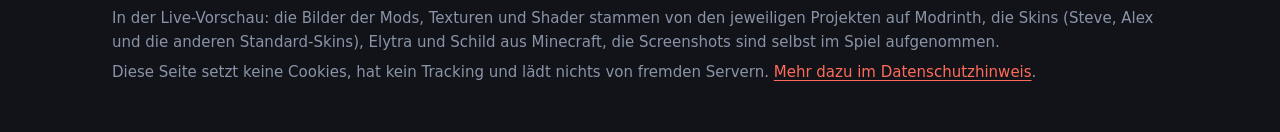
<file: docs/impressum.html>
<!DOCTYPE html>
<html lang="de">
<head>
  <meta charset="utf-8">
  <meta name="viewport" content="width=device-width, initial-scale=1">
  <meta http-equiv="Content-Security-Policy" content="default-src 'self'; img-src 'self'; style-src 'self'; script-src 'none'; object-src 'none'; base-uri 'none'; form-action 'none'">
  <meta name="referrer" content="strict-origin-when-cross-origin">
  <title>Impressum – FUSE</title>
  <meta name="description" content="Impressum der FUSE-Webseite.">
  <meta name="theme-color" content="#0d0f13">
  <meta name="color-scheme" content="dark">
  <link rel="icon" href="favicon.ico" sizes="32x32">
  <link rel="icon" href="icon.svg" type="image/svg+xml">
  <link rel="apple-touch-icon" href="apple-touch-icon.png">
  <link rel="stylesheet" href="stil.css">
</head>
<body>
  <header class="leiste">
    <div class="huelle leiste-innen">
      <a class="marke" href="index.html">
        <img src="icon.svg" width="28" height="28" alt="">
        <span>FUSE</span>
      </a>
      <nav aria-label="Rechtliches">
        <ul>
          <li><a href="impressum.html">Impressum</a></li>
          <li><a href="datenschutz.html">Datenschutz</a></li>
          <li><a href="nutzungsbedingungen.html">Nutzungsbedingungen</a></li>
        </ul>
      </nav>
    </div>
  </header>

  <main id="inhalt" class="huelle rechtstext">
<h1>Impressum</h1>
<p><strong>Anbieter dieser Webseite:</strong></p>
<p>Andreas Maier<br>Martensstr. 3<br>91058 Erlangen<br>Deutschland</p>
<p>E-Mail: <a href="mailto:fuse@roemming.de">fuse@roemming.de</a><br>
Fragen und Fehler zu FUSE (öffentlich): <a href="https://github.com/TNTExplodiert/fuse/issues">https://github.com/TNTExplodiert/fuse/issues</a></p>
<p>FUSE ist ein privates Schülerprojekt ohne Werbung und ohne Einnahmen. Entwickelt und herausgegeben wird FUSE von TNTExplodiert.
Andreas Maier ist hier als Privatperson verantwortlich. Die Anschrift oben ist seine Dienstanschrift; sein Arbeitgeber ist für FUSE nicht verantwortlich.</p>
<p><strong>NICHT EIN OFFIZIELLES MINECRAFT-PRODUKT. NICHT VON MOJANG ODER MICROSOFT GENEHMIGT ODER MIT IHNEN VERBUNDEN.</strong></p>
<p><a href="datenschutz.html">Datenschutzhinweis</a> · <a href="nutzungsbedingungen.html">Nutzungsbedingungen</a></p>

<div lang="en">
<h2 id="en-legal-notice" class="titel-zweit">Legal notice (English)</h2>
<p><strong>Provider of this website:</strong></p>
<p>Andreas Maier<br>Martensstr. 3<br>91058 Erlangen<br>Germany</p>
<p>E-mail: <a href="mailto:fuse@roemming.de">fuse@roemming.de</a><br>
Questions and bugs about FUSE (public): <a href="https://github.com/TNTExplodiert/fuse/issues">https://github.com/TNTExplodiert/fuse/issues</a></p>
<p>FUSE is a private student project without ads and without income. FUSE is developed and published by TNTExplodiert.
Andreas Maier is responsible here as a private individual. The address above is his work address; his employer is not responsible for FUSE.</p>
<p><strong>NOT AN OFFICIAL MINECRAFT PRODUCT. NOT APPROVED BY OR ASSOCIATED WITH MOJANG OR MICROSOFT.</strong></p>
<p><a href="datenschutz.html">Privacy notice</a> · <a href="nutzungsbedingungen.html">Terms of Use</a></p>
</div>
  </main>

  <footer class="fuss">
    <div class="huelle fuss-raster">
      <div>
        <a class="marke" href="index.html">
          <img src="icon.svg" width="24" height="24" alt="">
          <span>FUSE</span>
        </a>
        <p class="fuss-wer">Ein privates Schülerprojekt von TNTExplodiert.</p>
      </div>
      <ul class="fuss-links">
        <li><a href="impressum.html">Impressum</a></li>
        <li><a href="datenschutz.html">Datenschutz</a></li>
        <li><a href="nutzungsbedingungen.html">Nutzungsbedingungen</a></li>
        <li><a href="https://github.com/TNTExplodiert/fuse">GitHub-Seite</a></li>
        <li><a href="https://github.com/TNTExplodiert/fuse/releases">Alle Versionen</a></li>
        <li><a href="https://github.com/TNTExplodiert/fuse/issues">Fehler melden</a></li>
      </ul>
      <div class="fuss-hinweis">
        <p><strong>NICHT EIN OFFIZIELLES MINECRAFT-PRODUKT. NICHT VON MOJANG ODER MICROSOFT GENEHMIGT ODER MIT IHNEN VERBUNDEN.</strong></p>
        <p>FUSE ist kein offizielles Minecraft-Produkt und hat nichts mit Mojang oder Microsoft zu tun. „Minecraft“ ist eine Marke von Mojang bzw. Microsoft.</p>
        <p>Auf den Bildern sind die Editions-Symbole aus FUSE durch schlichte Platzhalter („J“ und „B“) ersetzt.</p>
        <p>In der Live-Vorschau: die Bilder der Mods, Texturen und Shader stammen von den jeweiligen Projekten auf Modrinth, die Skins (Steve, Alex und die anderen Standard-Skins), Elytra und Schild aus Minecraft, die Screenshots sind selbst im Spiel aufgenommen.</p>
        <p>Diese Seite setzt keine Cookies, hat kein Tracking und lädt nichts von fremden Servern. <a href="datenschutz.html">Mehr dazu im Datenschutzhinweis</a>.</p>
      </div>
    </div>
  </footer>
</body>
</html>
</file>
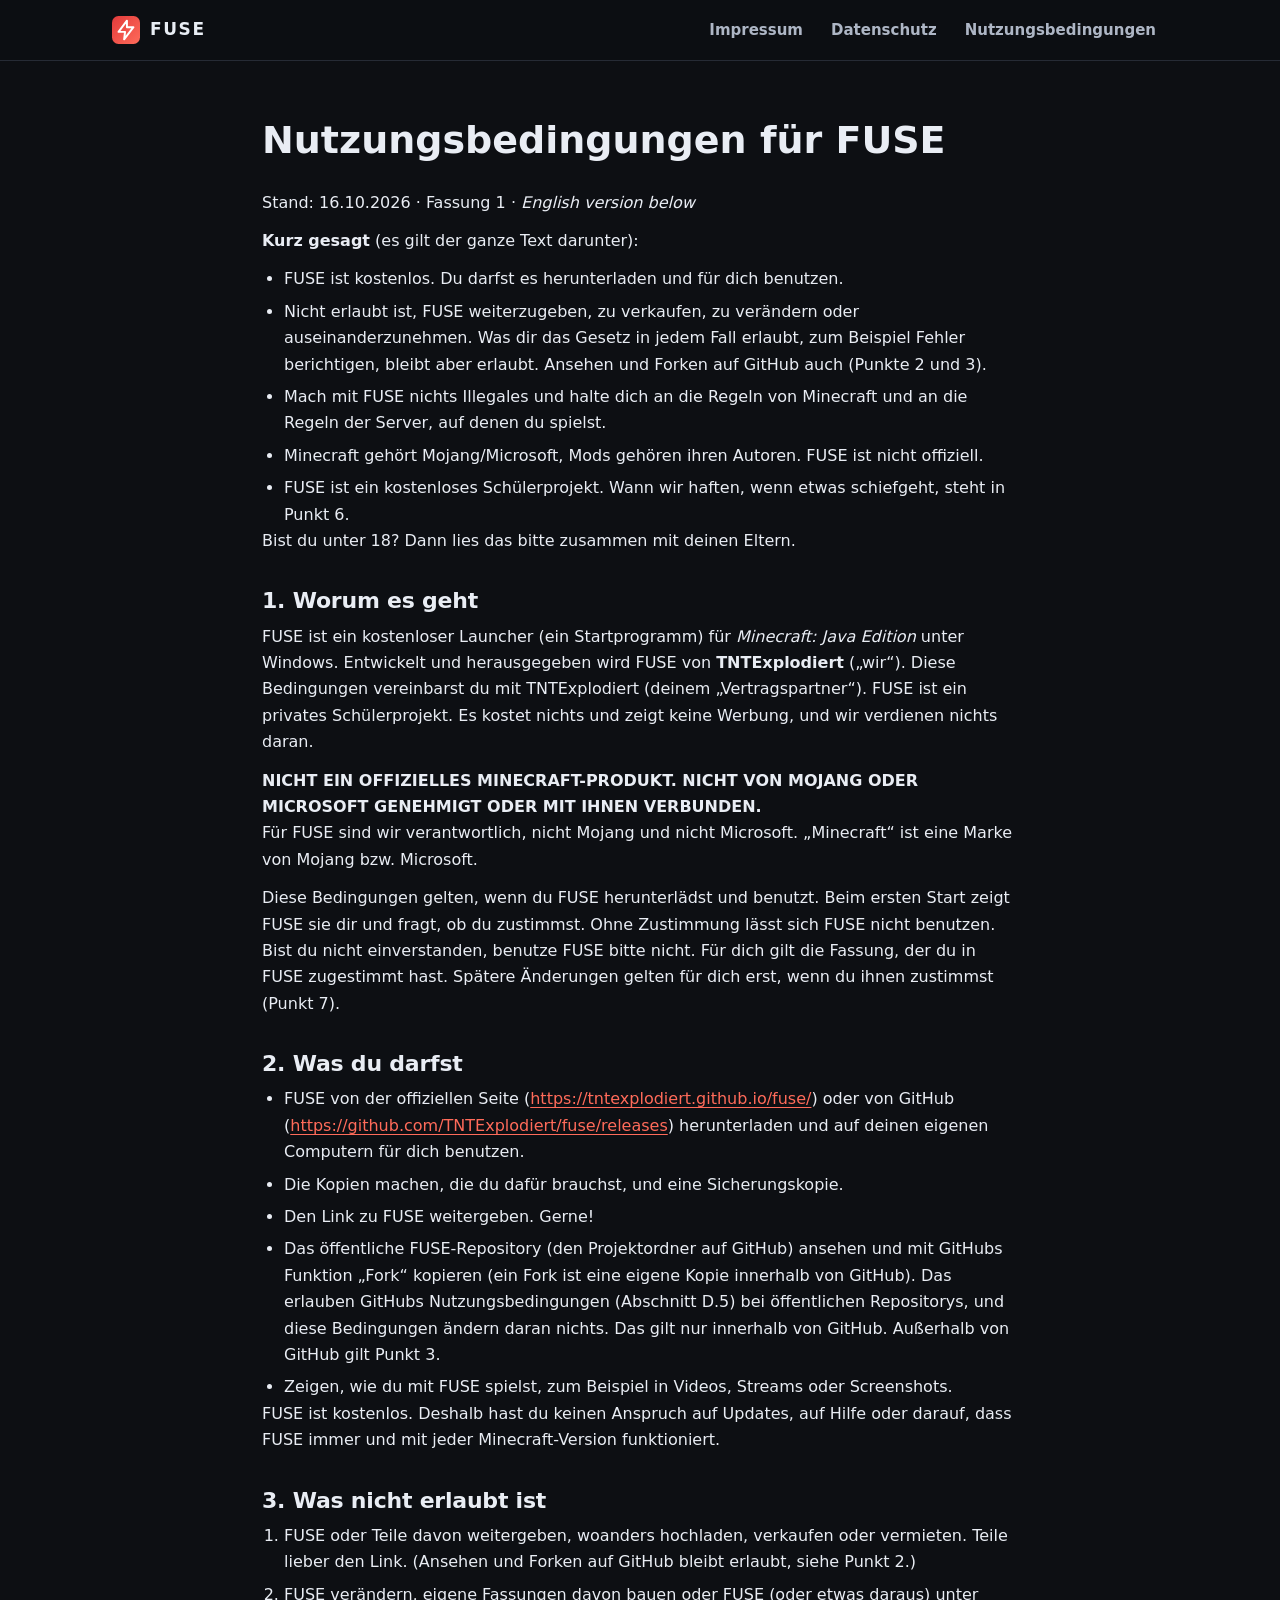
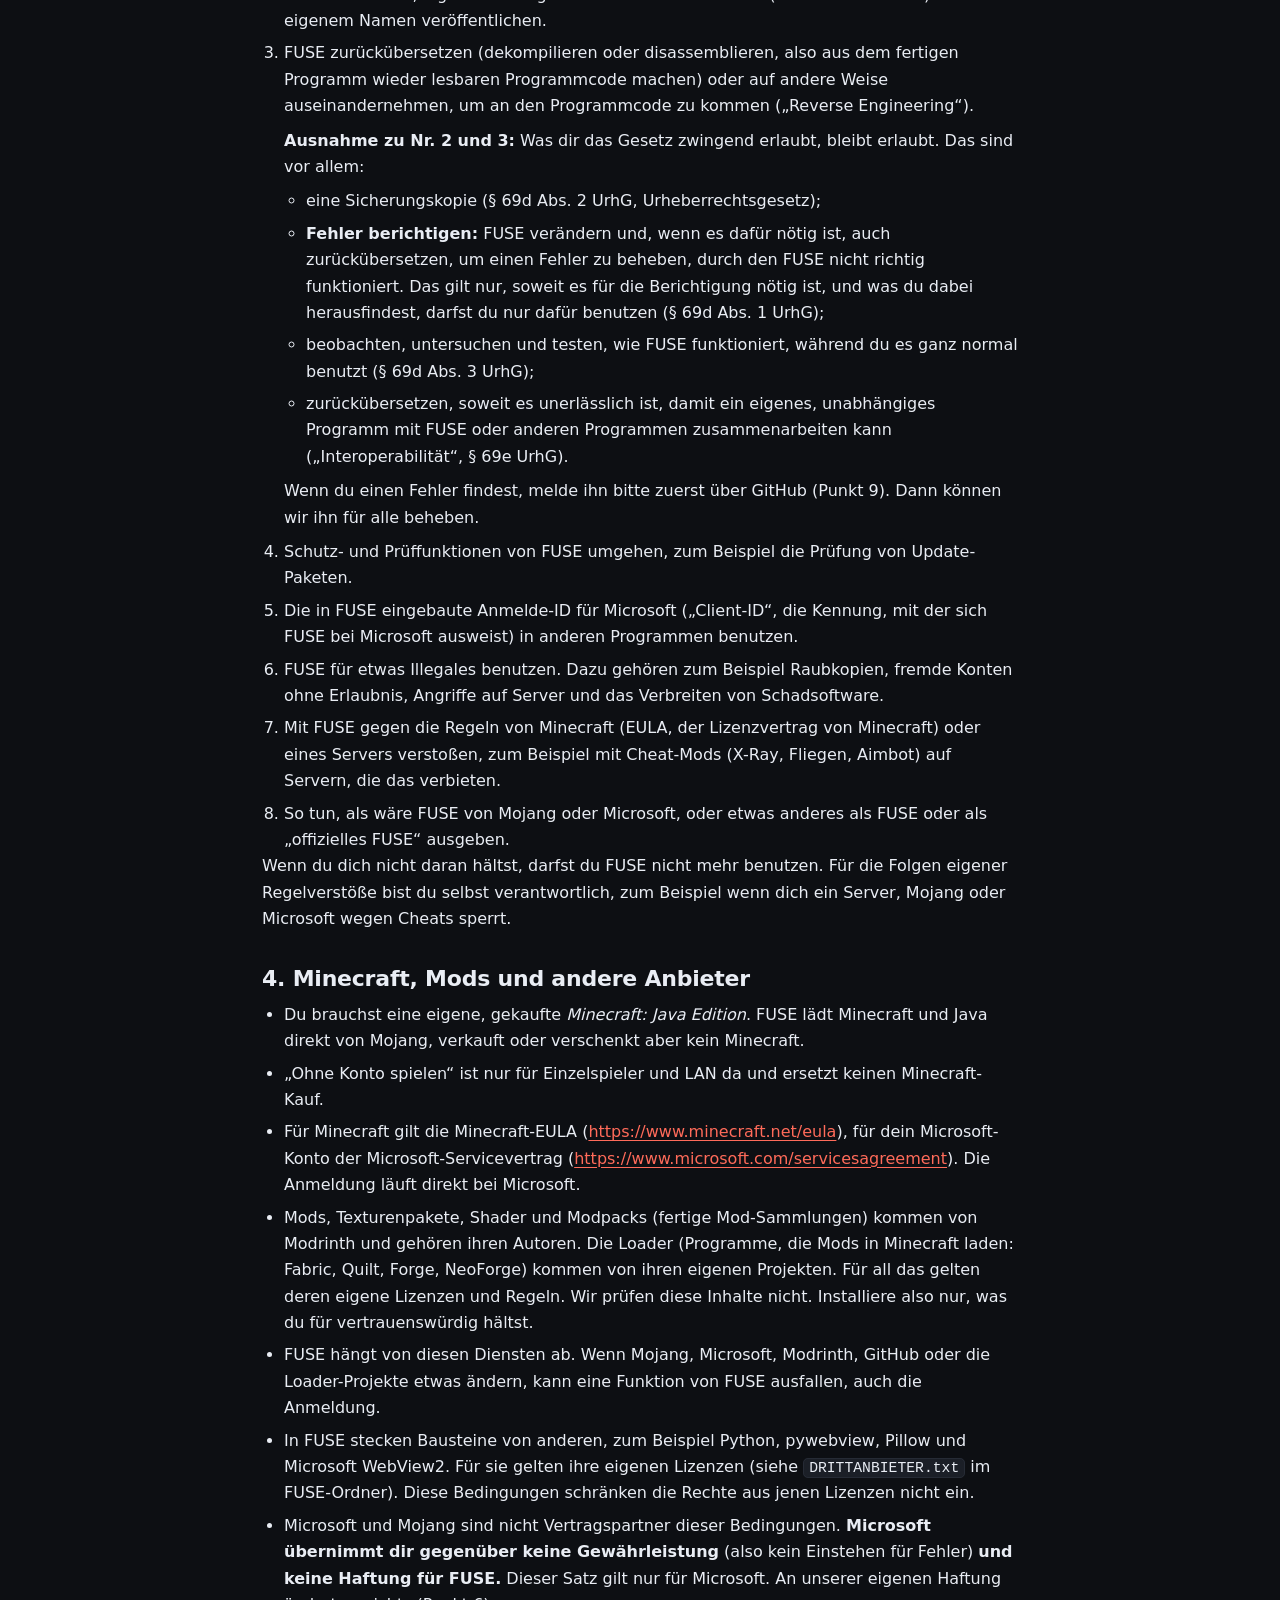
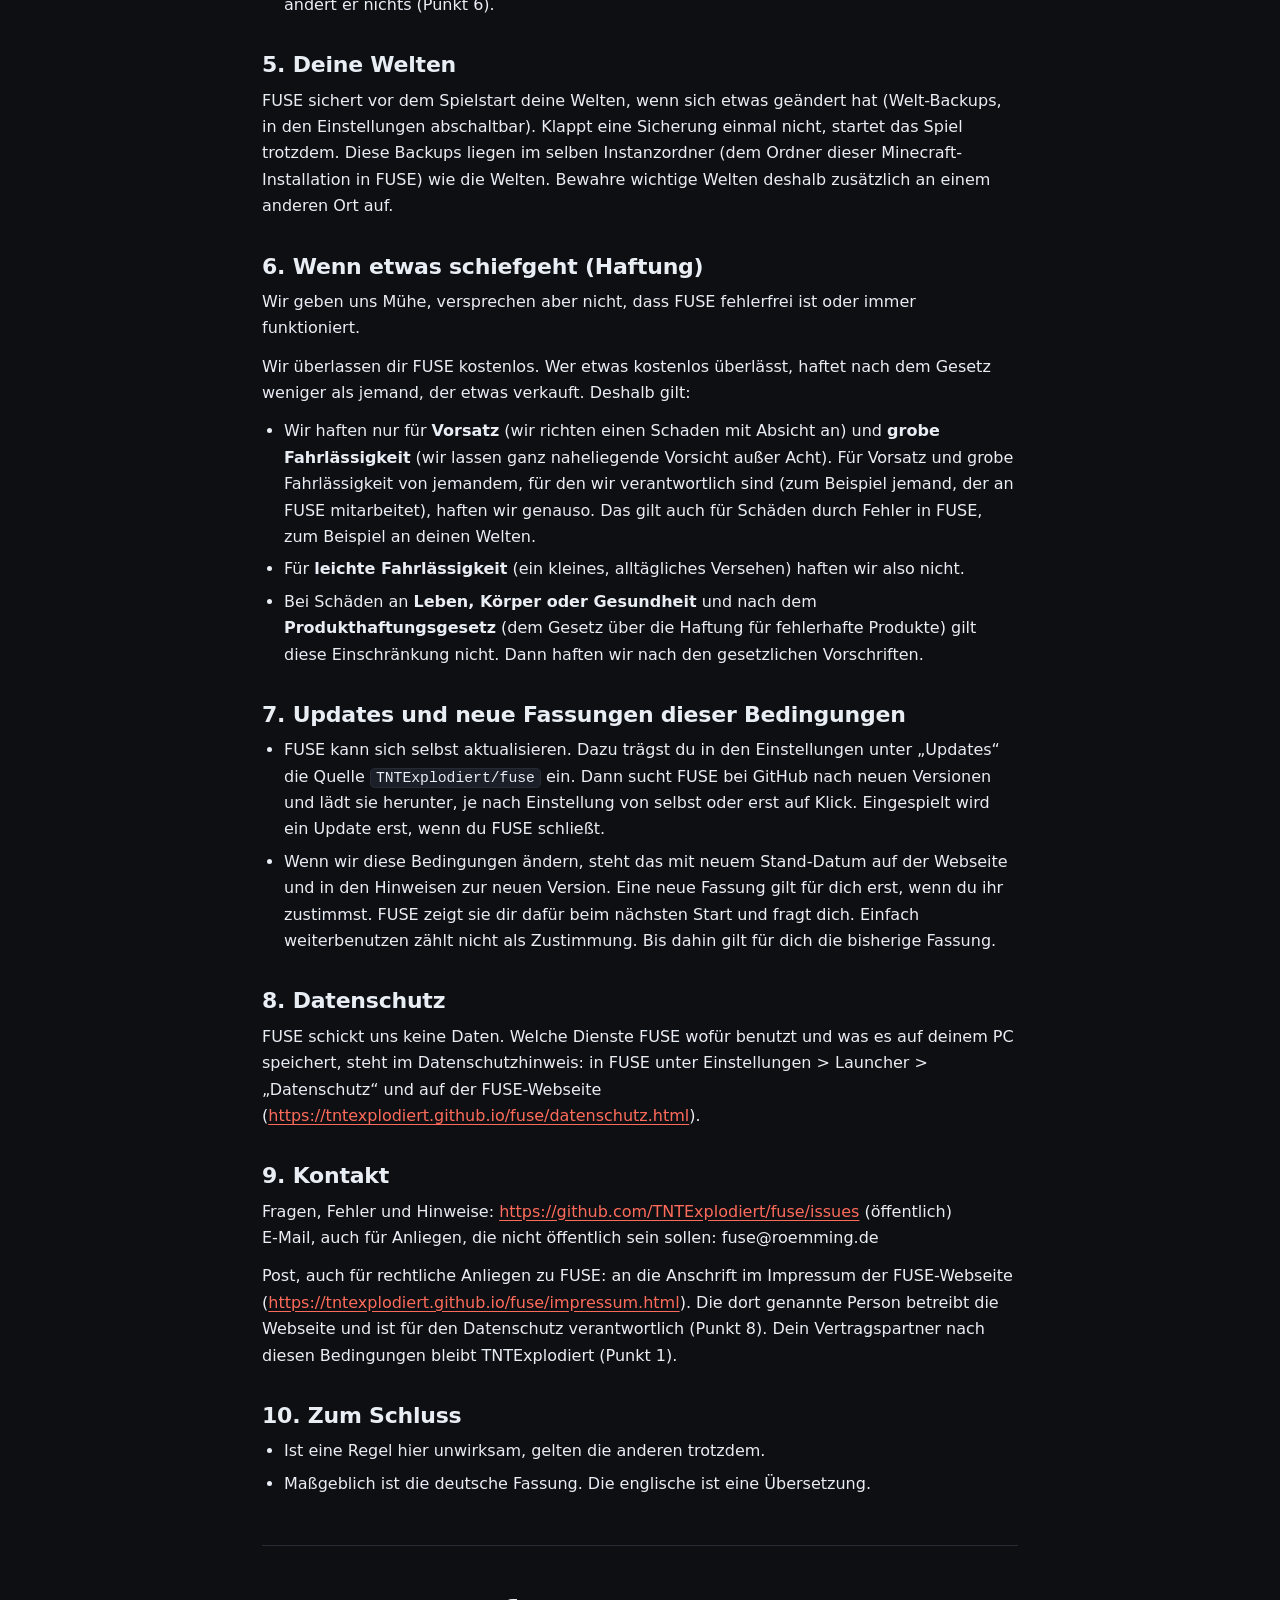
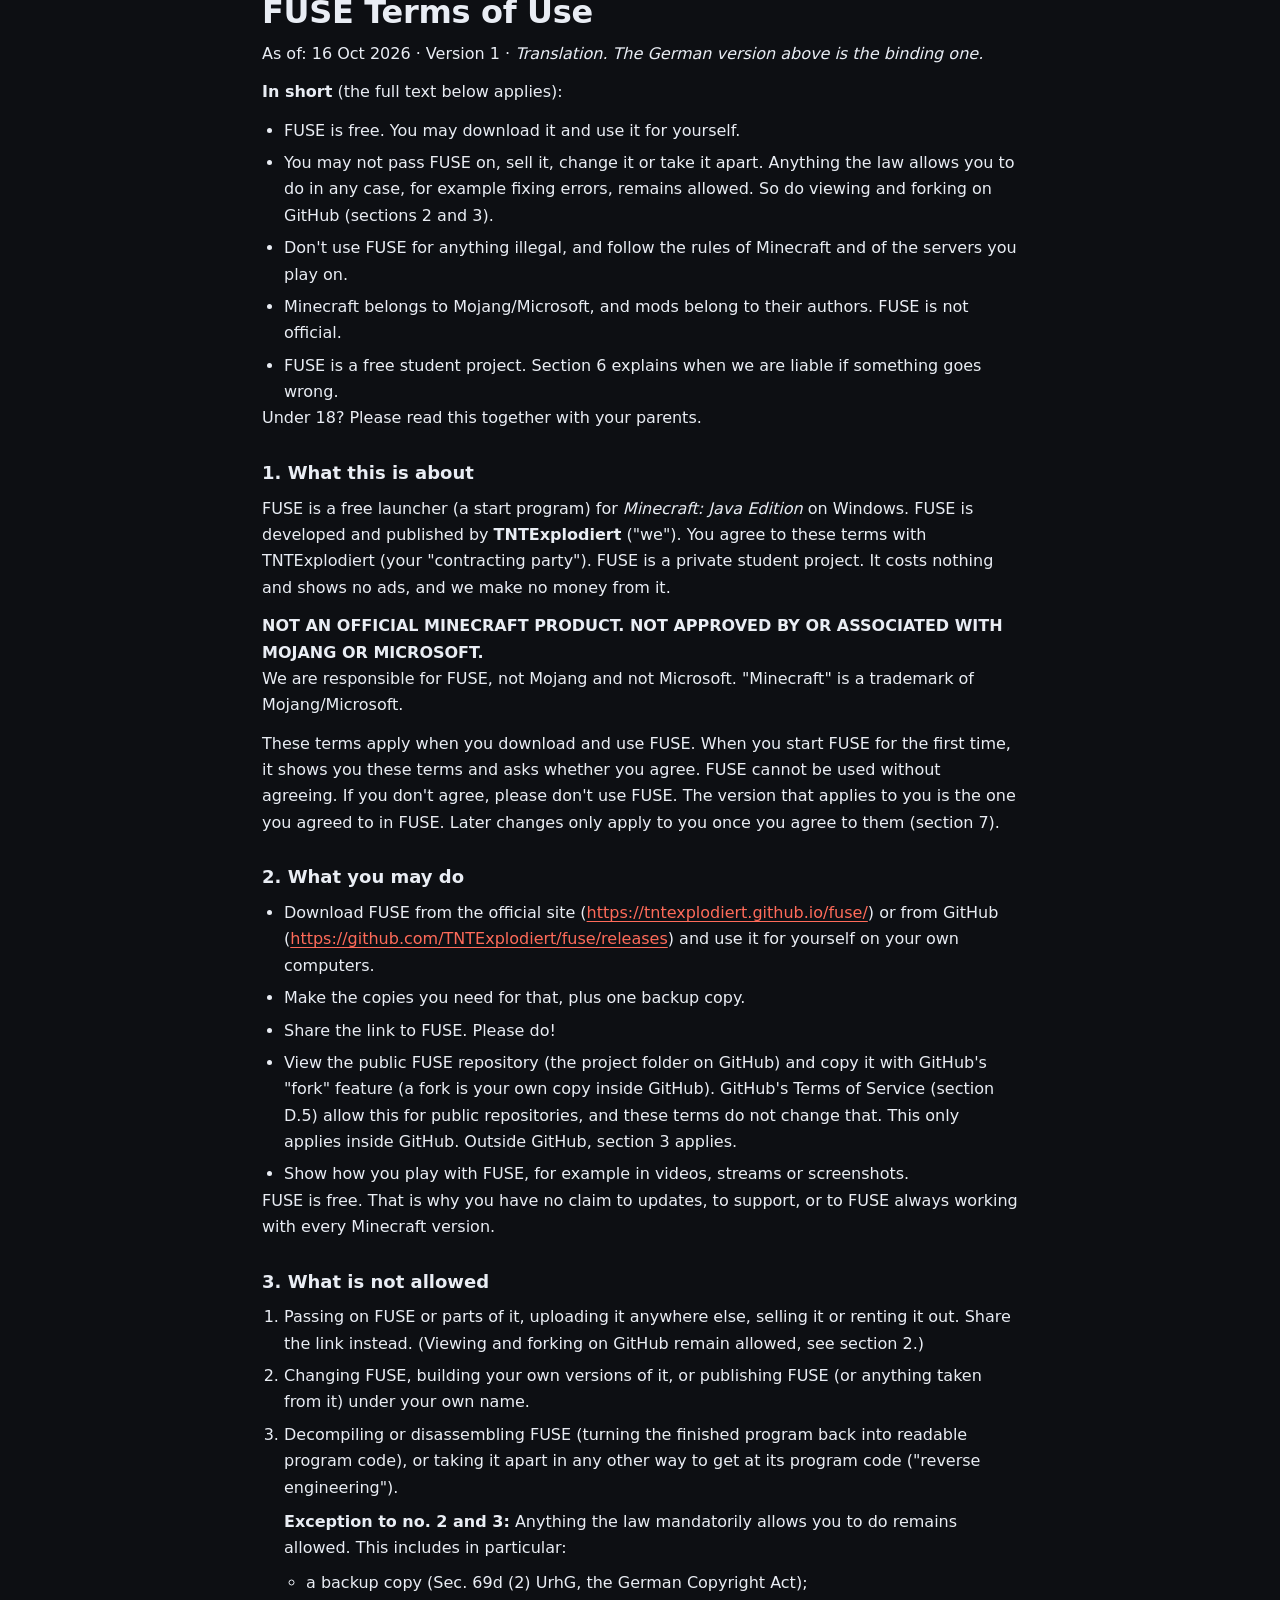
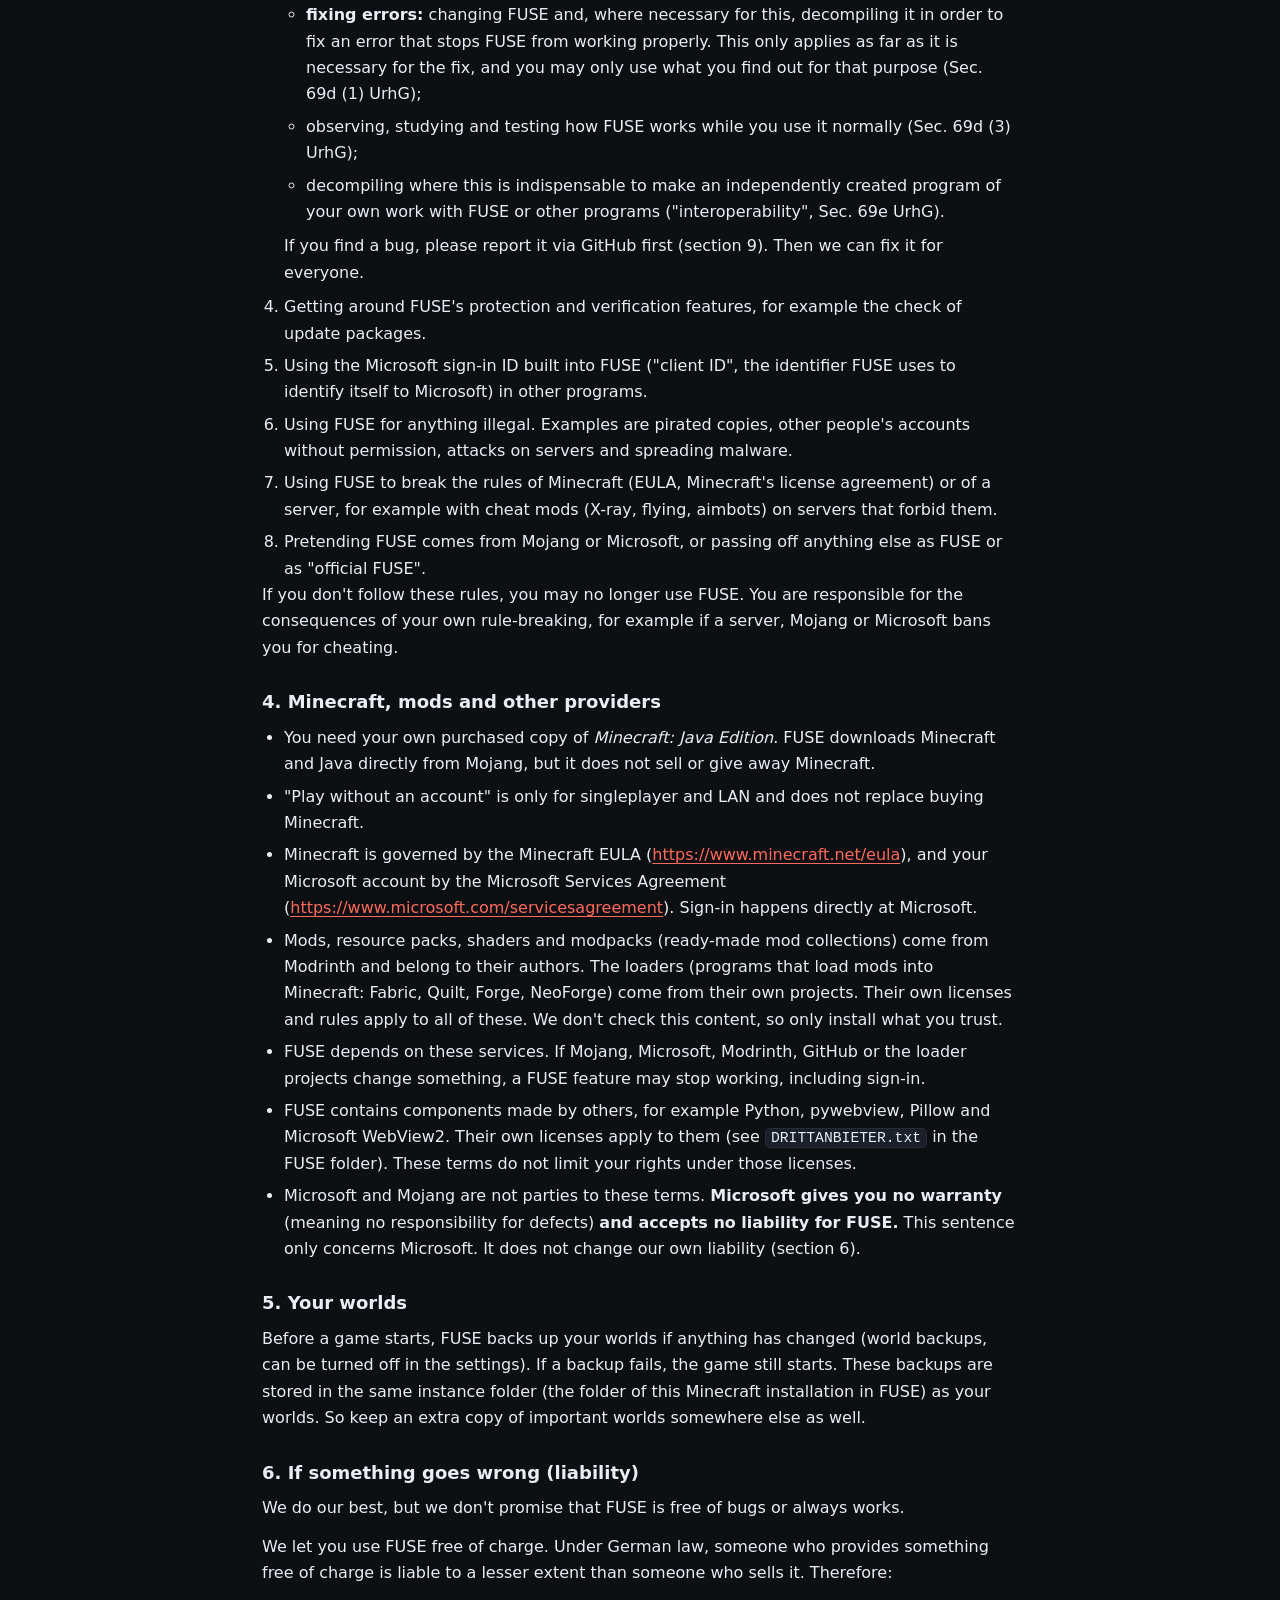
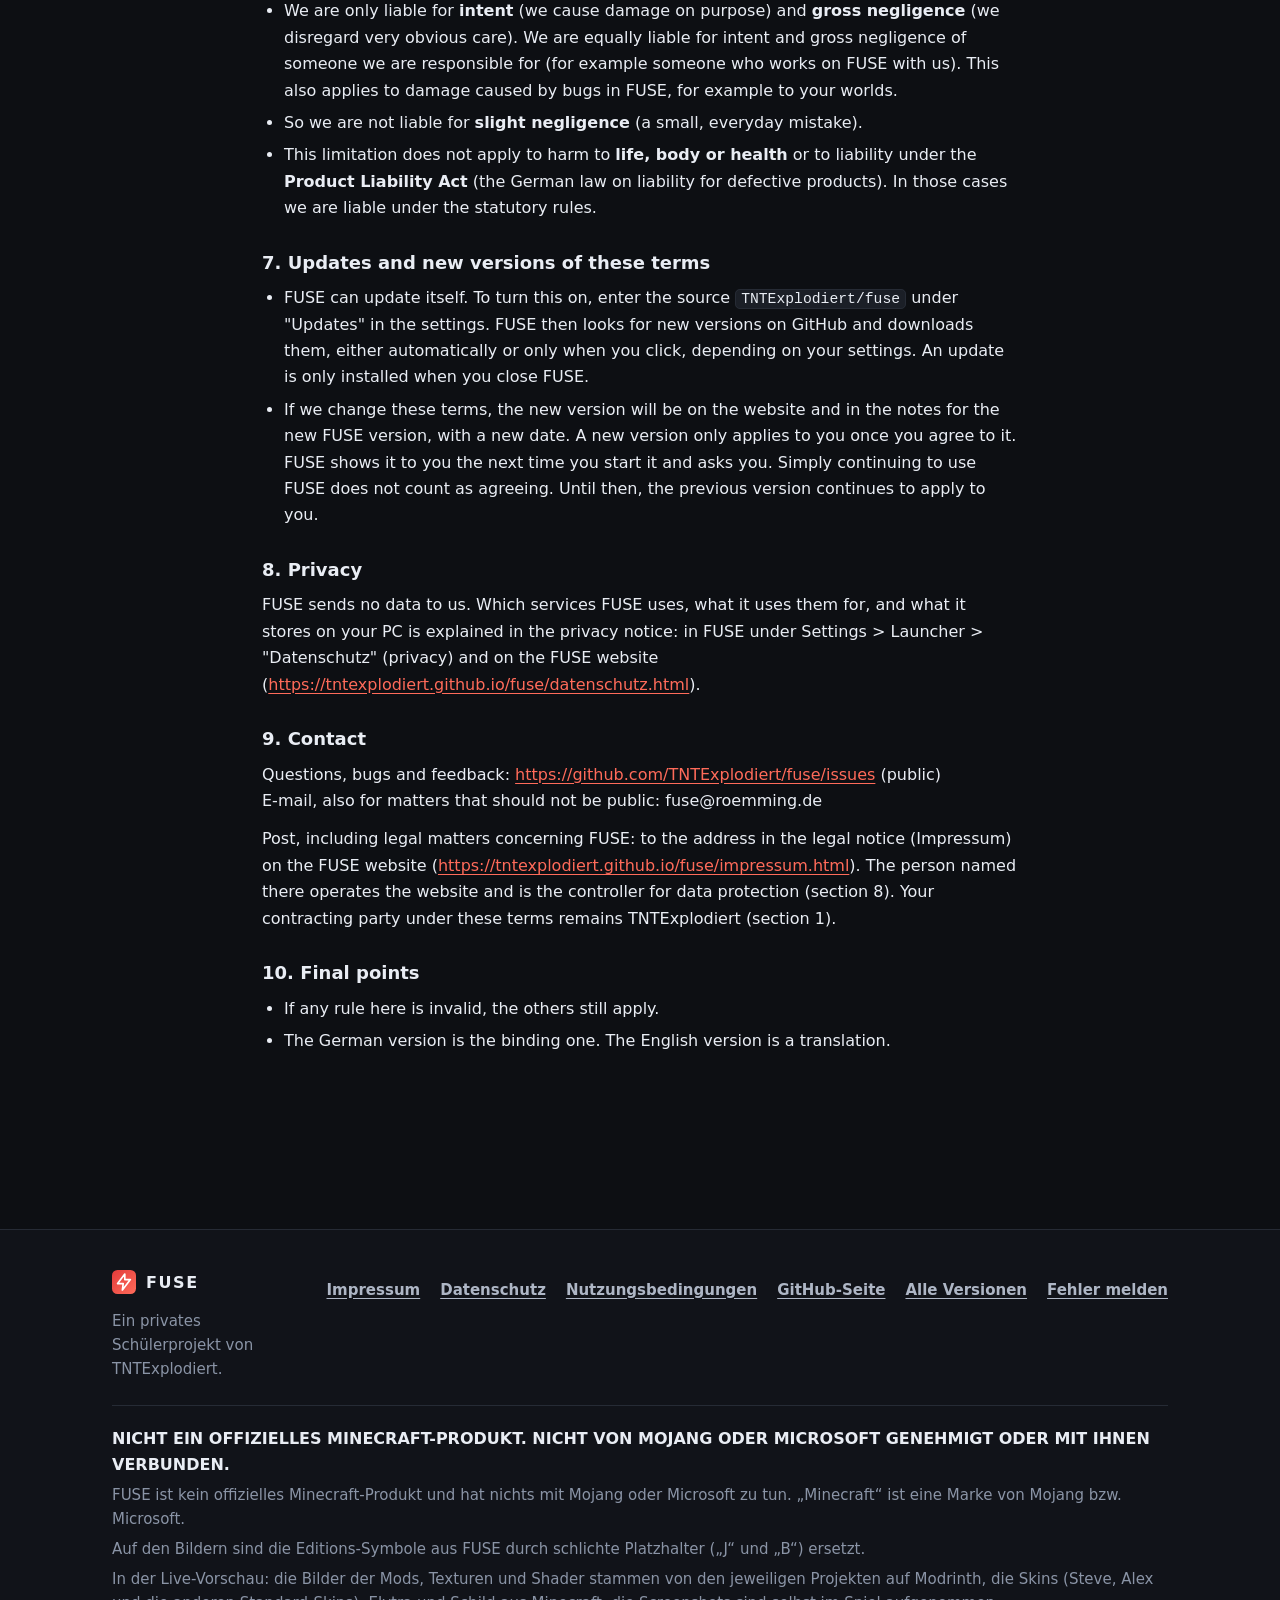
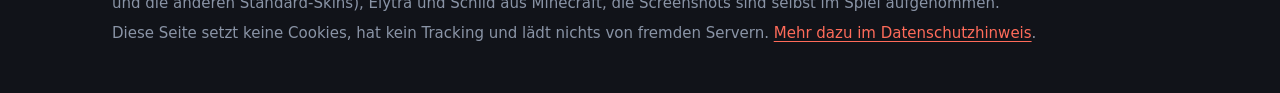
<file: docs/nutzungsbedingungen.html>
<!DOCTYPE html>
<html lang="de">
<head>
  <meta charset="utf-8">
  <meta name="viewport" content="width=device-width, initial-scale=1">
  <meta http-equiv="Content-Security-Policy" content="default-src 'self'; img-src 'self'; style-src 'self'; script-src 'none'; object-src 'none'; base-uri 'none'; form-action 'none'">
  <meta name="referrer" content="strict-origin-when-cross-origin">
  <title>Nutzungsbedingungen – FUSE</title>
  <meta name="description" content="Nutzungsbedingungen für FUSE.">
  <meta name="theme-color" content="#0d0f13">
  <meta name="color-scheme" content="dark">
  <link rel="icon" href="favicon.ico" sizes="32x32">
  <link rel="icon" href="icon.svg" type="image/svg+xml">
  <link rel="apple-touch-icon" href="apple-touch-icon.png">
  <link rel="stylesheet" href="stil.css">
</head>
<body>
  <header class="leiste">
    <div class="huelle leiste-innen">
      <a class="marke" href="index.html">
        <img src="icon.svg" width="28" height="28" alt="">
        <span>FUSE</span>
      </a>
      <nav aria-label="Rechtliches">
        <ul>
          <li><a href="impressum.html">Impressum</a></li>
          <li><a href="datenschutz.html">Datenschutz</a></li>
          <li><a href="nutzungsbedingungen.html">Nutzungsbedingungen</a></li>
        </ul>
      </nav>
    </div>
  </header>

  <main id="inhalt" class="huelle rechtstext">
<h1 id="de-titel">Nutzungsbedingungen für FUSE</h1>
<p>Stand: 16.10.2026 · Fassung 1 · <em>English version below</em></p>
<p><strong>Kurz gesagt</strong> (es gilt der ganze Text darunter):</p>
<ul><li>FUSE ist kostenlos. Du darfst es herunterladen und für dich benutzen.</li><li>Nicht erlaubt ist, FUSE weiterzugeben, zu verkaufen, zu verändern oder auseinanderzunehmen. Was dir das Gesetz in jedem Fall erlaubt, zum Beispiel Fehler berichtigen, bleibt aber erlaubt. Ansehen und Forken auf GitHub auch (Punkte 2 und 3).</li><li>Mach mit FUSE nichts Illegales und halte dich an die Regeln von Minecraft und an die Regeln der Server, auf denen du spielst.</li><li>Minecraft gehört Mojang/Microsoft, Mods gehören ihren Autoren. FUSE ist nicht offiziell.</li><li>FUSE ist ein kostenloses Schülerprojekt. Wann wir haften, wenn etwas schiefgeht, steht in Punkt 6.</li></ul>
<p>Bist du unter 18? Dann lies das bitte zusammen mit deinen Eltern.</p>
<h2 id="de-1-worum-es-geht">1. Worum es geht</h2>
<p>FUSE ist ein kostenloser Launcher (ein Startprogramm) für <em>Minecraft: Java Edition</em> unter Windows. Entwickelt und herausgegeben wird FUSE von <strong>TNTExplodiert</strong> („wir“). Diese Bedingungen vereinbarst du mit TNTExplodiert (deinem „Vertragspartner“). FUSE ist ein privates Schülerprojekt. Es kostet nichts und zeigt keine Werbung, und wir verdienen nichts daran.</p>
<p><strong>NICHT EIN OFFIZIELLES MINECRAFT-PRODUKT. NICHT VON MOJANG ODER MICROSOFT GENEHMIGT ODER MIT IHNEN VERBUNDEN.</strong><br>Für FUSE sind wir verantwortlich, nicht Mojang und nicht Microsoft. „Minecraft“ ist eine Marke von Mojang bzw. Microsoft.</p>
<p>Diese Bedingungen gelten, wenn du FUSE herunterlädst und benutzt. Beim ersten Start zeigt FUSE sie dir und fragt, ob du zustimmst. Ohne Zustimmung lässt sich FUSE nicht benutzen. Bist du nicht einverstanden, benutze FUSE bitte nicht. Für dich gilt die Fassung, der du in FUSE zugestimmt hast. Spätere Änderungen gelten für dich erst, wenn du ihnen zustimmst (Punkt 7).</p>
<h2 id="de-2-was-du-darfst">2. Was du darfst</h2>
<ul><li>FUSE von der offiziellen Seite (<a href="https://tntexplodiert.github.io/fuse/">https://tntexplodiert.github.io/fuse/</a>) oder von GitHub (<a href="https://github.com/TNTExplodiert/fuse/releases">https://github.com/TNTExplodiert/fuse/releases</a>) herunterladen und auf deinen eigenen Computern für dich benutzen.</li><li>Die Kopien machen, die du dafür brauchst, und eine Sicherungskopie.</li><li>Den Link zu FUSE weitergeben. Gerne!</li><li>Das öffentliche FUSE-Repository (den Projektordner auf GitHub) ansehen und mit GitHubs Funktion „Fork“ kopieren (ein Fork ist eine eigene Kopie innerhalb von GitHub). Das erlauben GitHubs Nutzungsbedingungen (Abschnitt D.5) bei öffentlichen Repositorys, und diese Bedingungen ändern daran nichts. Das gilt nur innerhalb von GitHub. Außerhalb von GitHub gilt Punkt 3.</li><li>Zeigen, wie du mit FUSE spielst, zum Beispiel in Videos, Streams oder Screenshots.</li></ul>
<p>FUSE ist kostenlos. Deshalb hast du keinen Anspruch auf Updates, auf Hilfe oder darauf, dass FUSE immer und mit jeder Minecraft-Version funktioniert.</p>
<h2 id="de-3-was-nicht-erlaubt-ist">3. Was nicht erlaubt ist</h2>
<ol><li>FUSE oder Teile davon weitergeben, woanders hochladen, verkaufen oder vermieten. Teile lieber den Link. (Ansehen und Forken auf GitHub bleibt erlaubt, siehe Punkt 2.)</li><li>FUSE verändern, eigene Fassungen davon bauen oder FUSE (oder etwas daraus) unter eigenem Namen veröffentlichen.</li><li>FUSE zurückübersetzen (dekompilieren oder disassemblieren, also aus dem fertigen Programm wieder lesbaren Programmcode machen) oder auf andere Weise auseinandernehmen, um an den Programmcode zu kommen („Reverse Engineering“).<p><strong>Ausnahme zu Nr. 2 und 3:</strong> Was dir das Gesetz zwingend erlaubt, bleibt erlaubt. Das sind vor allem:</p>
<ul><li>eine Sicherungskopie (§ 69d Abs. 2 UrhG, Urheberrechtsgesetz);</li><li><strong>Fehler berichtigen:</strong> FUSE verändern und, wenn es dafür nötig ist, auch zurückübersetzen, um einen Fehler zu beheben, durch den FUSE nicht richtig funktioniert. Das gilt nur, soweit es für die Berichtigung nötig ist, und was du dabei herausfindest, darfst du nur dafür benutzen (§ 69d Abs. 1 UrhG);</li><li>beobachten, untersuchen und testen, wie FUSE funktioniert, während du es ganz normal benutzt (§ 69d Abs. 3 UrhG);</li><li>zurückübersetzen, soweit es unerlässlich ist, damit ein eigenes, unabhängiges Programm mit FUSE oder anderen Programmen zusammenarbeiten kann („Interoperabilität“, § 69e UrhG).</li></ul>
<p>Wenn du einen Fehler findest, melde ihn bitte zuerst über GitHub (Punkt 9). Dann können wir ihn für alle beheben.</p></li><li>Schutz- und Prüffunktionen von FUSE umgehen, zum Beispiel die Prüfung von Update-Paketen.</li><li>Die in FUSE eingebaute Anmelde-ID für Microsoft („Client-ID“, die Kennung, mit der sich FUSE bei Microsoft ausweist) in anderen Programmen benutzen.</li><li>FUSE für etwas Illegales benutzen. Dazu gehören zum Beispiel Raubkopien, fremde Konten ohne Erlaubnis, Angriffe auf Server und das Verbreiten von Schadsoftware.</li><li>Mit FUSE gegen die Regeln von Minecraft (EULA, der Lizenzvertrag von Minecraft) oder eines Servers verstoßen, zum Beispiel mit Cheat-Mods (X-Ray, Fliegen, Aimbot) auf Servern, die das verbieten.</li><li>So tun, als wäre FUSE von Mojang oder Microsoft, oder etwas anderes als FUSE oder als „offizielles FUSE“ ausgeben.</li></ol>
<p>Wenn du dich nicht daran hältst, darfst du FUSE nicht mehr benutzen. Für die Folgen eigener Regelverstöße bist du selbst verantwortlich, zum Beispiel wenn dich ein Server, Mojang oder Microsoft wegen Cheats sperrt.</p>
<h2 id="de-4-minecraft-mods-und-andere-anbieter">4. Minecraft, Mods und andere Anbieter</h2>
<ul><li>Du brauchst eine eigene, gekaufte <em>Minecraft: Java Edition</em>. FUSE lädt Minecraft und Java direkt von Mojang, verkauft oder verschenkt aber kein Minecraft.</li><li>„Ohne Konto spielen“ ist nur für Einzelspieler und LAN da und ersetzt keinen Minecraft-Kauf.</li><li>Für Minecraft gilt die Minecraft-EULA (<a href="https://www.minecraft.net/eula">https://www.minecraft.net/eula</a>), für dein Microsoft-Konto der Microsoft-Servicevertrag (<a href="https://www.microsoft.com/servicesagreement">https://www.microsoft.com/servicesagreement</a>). Die Anmeldung läuft direkt bei Microsoft.</li><li>Mods, Texturenpakete, Shader und Modpacks (fertige Mod-Sammlungen) kommen von Modrinth und gehören ihren Autoren. Die Loader (Programme, die Mods in Minecraft laden: Fabric, Quilt, Forge, NeoForge) kommen von ihren eigenen Projekten. Für all das gelten deren eigene Lizenzen und Regeln. Wir prüfen diese Inhalte nicht. Installiere also nur, was du für vertrauenswürdig hältst.</li><li>FUSE hängt von diesen Diensten ab. Wenn Mojang, Microsoft, Modrinth, GitHub oder die Loader-Projekte etwas ändern, kann eine Funktion von FUSE ausfallen, auch die Anmeldung.</li><li>In FUSE stecken Bausteine von anderen, zum Beispiel Python, pywebview, Pillow und Microsoft WebView2. Für sie gelten ihre eigenen Lizenzen (siehe <code>DRITTANBIETER.txt</code> im FUSE-Ordner). Diese Bedingungen schränken die Rechte aus jenen Lizenzen nicht ein.</li><li>Microsoft und Mojang sind nicht Vertragspartner dieser Bedingungen. <strong>Microsoft übernimmt dir gegenüber keine Gewährleistung</strong> (also kein Einstehen für Fehler) <strong>und keine Haftung für FUSE.</strong> Dieser Satz gilt nur für Microsoft. An unserer eigenen Haftung ändert er nichts (Punkt 6).</li></ul>
<h2 id="de-5-deine-welten">5. Deine Welten</h2>
<p>FUSE sichert vor dem Spielstart deine Welten, wenn sich etwas geändert hat (Welt-Backups, in den Einstellungen abschaltbar). Klappt eine Sicherung einmal nicht, startet das Spiel trotzdem. Diese Backups liegen im selben Instanzordner (dem Ordner dieser Minecraft-Installation in FUSE) wie die Welten. Bewahre wichtige Welten deshalb zusätzlich an einem anderen Ort auf.</p>
<h2 id="de-6-wenn-etwas-schiefgeht-haftung">6. Wenn etwas schiefgeht (Haftung)</h2>
<p>Wir geben uns Mühe, versprechen aber nicht, dass FUSE fehlerfrei ist oder immer funktioniert.</p>
<p>Wir überlassen dir FUSE kostenlos. Wer etwas kostenlos überlässt, haftet nach dem Gesetz weniger als jemand, der etwas verkauft. Deshalb gilt:</p>
<ul><li>Wir haften nur für <strong>Vorsatz</strong> (wir richten einen Schaden mit Absicht an) und <strong>grobe Fahrlässigkeit</strong> (wir lassen ganz naheliegende Vorsicht außer Acht). Für Vorsatz und grobe Fahrlässigkeit von jemandem, für den wir verantwortlich sind (zum Beispiel jemand, der an FUSE mitarbeitet), haften wir genauso. Das gilt auch für Schäden durch Fehler in FUSE, zum Beispiel an deinen Welten.</li><li>Für <strong>leichte Fahrlässigkeit</strong> (ein kleines, alltägliches Versehen) haften wir also nicht.</li><li>Bei Schäden an <strong>Leben, Körper oder Gesundheit</strong> und nach dem <strong>Produkthaftungsgesetz</strong> (dem Gesetz über die Haftung für fehlerhafte Produkte) gilt diese Einschränkung nicht. Dann haften wir nach den gesetzlichen Vorschriften.</li></ul>
<h2 id="de-7-updates-und-neue-fassungen-dieser-bedingungen">7. Updates und neue Fassungen dieser Bedingungen</h2>
<ul><li>FUSE kann sich selbst aktualisieren. Dazu trägst du in den Einstellungen unter „Updates“ die Quelle <code>TNTExplodiert/fuse</code> ein. Dann sucht FUSE bei GitHub nach neuen Versionen und lädt sie herunter, je nach Einstellung von selbst oder erst auf Klick. Eingespielt wird ein Update erst, wenn du FUSE schließt.</li><li>Wenn wir diese Bedingungen ändern, steht das mit neuem Stand-Datum auf der Webseite und in den Hinweisen zur neuen Version. Eine neue Fassung gilt für dich erst, wenn du ihr zustimmst. FUSE zeigt sie dir dafür beim nächsten Start und fragt dich. Einfach weiterbenutzen zählt nicht als Zustimmung. Bis dahin gilt für dich die bisherige Fassung.</li></ul>
<h2 id="de-8-datenschutz">8. Datenschutz</h2>
<p>FUSE schickt uns keine Daten. Welche Dienste FUSE wofür benutzt und was es auf deinem PC speichert, steht im Datenschutzhinweis: in FUSE unter Einstellungen &gt; Launcher &gt; „Datenschutz“ und auf der FUSE-Webseite (<a href="https://tntexplodiert.github.io/fuse/datenschutz.html">https://tntexplodiert.github.io/fuse/datenschutz.html</a>).</p>
<h2 id="de-9-kontakt">9. Kontakt</h2>
<p>Fragen, Fehler und Hinweise: <a href="https://github.com/TNTExplodiert/fuse/issues">https://github.com/TNTExplodiert/fuse/issues</a> (öffentlich)<br>E-Mail, auch für Anliegen, die nicht öffentlich sein sollen: fuse@roemming.de</p>
<p>Post, auch für rechtliche Anliegen zu FUSE: an die Anschrift im Impressum der FUSE-Webseite (<a href="https://tntexplodiert.github.io/fuse/impressum.html">https://tntexplodiert.github.io/fuse/impressum.html</a>). Die dort genannte Person betreibt die Webseite und ist für den Datenschutz verantwortlich (Punkt 8). Dein Vertragspartner nach diesen Bedingungen bleibt TNTExplodiert (Punkt 1).</p>
<h2 id="de-10-zum-schluss">10. Zum Schluss</h2>
<ul><li>Ist eine Regel hier unwirksam, gelten die anderen trotzdem.</li><li>Maßgeblich ist die deutsche Fassung. Die englische ist eine Übersetzung.</li></ul>
<hr>
<div lang="en">
<h2 id="en-titel" class="titel-zweit">FUSE Terms of Use</h2>
<p>As of: 16 Oct 2026 · Version 1 · <em>Translation. The German version above is the binding one.</em></p>
<p><strong>In short</strong> (the full text below applies):</p>
<ul><li>FUSE is free. You may download it and use it for yourself.</li><li>You may not pass FUSE on, sell it, change it or take it apart. Anything the law allows you to do in any case, for example fixing errors, remains allowed. So do viewing and forking on GitHub (sections 2 and 3).</li><li>Don't use FUSE for anything illegal, and follow the rules of Minecraft and of the servers you play on.</li><li>Minecraft belongs to Mojang/Microsoft, and mods belong to their authors. FUSE is not official.</li><li>FUSE is a free student project. Section 6 explains when we are liable if something goes wrong.</li></ul>
<p>Under 18? Please read this together with your parents.</p>
<h3 id="en-1-what-this-is-about">1. What this is about</h3>
<p>FUSE is a free launcher (a start program) for <em>Minecraft: Java Edition</em> on Windows. FUSE is developed and published by <strong>TNTExplodiert</strong> ("we"). You agree to these terms with TNTExplodiert (your "contracting party"). FUSE is a private student project. It costs nothing and shows no ads, and we make no money from it.</p>
<p><strong>NOT AN OFFICIAL MINECRAFT PRODUCT. NOT APPROVED BY OR ASSOCIATED WITH MOJANG OR MICROSOFT.</strong><br>We are responsible for FUSE, not Mojang and not Microsoft. "Minecraft" is a trademark of Mojang/Microsoft.</p>
<p>These terms apply when you download and use FUSE. When you start FUSE for the first time, it shows you these terms and asks whether you agree. FUSE cannot be used without agreeing. If you don't agree, please don't use FUSE. The version that applies to you is the one you agreed to in FUSE. Later changes only apply to you once you agree to them (section 7).</p>
<h3 id="en-2-what-you-may-do">2. What you may do</h3>
<ul><li>Download FUSE from the official site (<a href="https://tntexplodiert.github.io/fuse/">https://tntexplodiert.github.io/fuse/</a>) or from GitHub (<a href="https://github.com/TNTExplodiert/fuse/releases">https://github.com/TNTExplodiert/fuse/releases</a>) and use it for yourself on your own computers.</li><li>Make the copies you need for that, plus one backup copy.</li><li>Share the link to FUSE. Please do!</li><li>View the public FUSE repository (the project folder on GitHub) and copy it with GitHub's "fork" feature (a fork is your own copy inside GitHub). GitHub's Terms of Service (section D.5) allow this for public repositories, and these terms do not change that. This only applies inside GitHub. Outside GitHub, section 3 applies.</li><li>Show how you play with FUSE, for example in videos, streams or screenshots.</li></ul>
<p>FUSE is free. That is why you have no claim to updates, to support, or to FUSE always working with every Minecraft version.</p>
<h3 id="en-3-what-is-not-allowed">3. What is not allowed</h3>
<ol><li>Passing on FUSE or parts of it, uploading it anywhere else, selling it or renting it out. Share the link instead. (Viewing and forking on GitHub remain allowed, see section 2.)</li><li>Changing FUSE, building your own versions of it, or publishing FUSE (or anything taken from it) under your own name.</li><li>Decompiling or disassembling FUSE (turning the finished program back into readable program code), or taking it apart in any other way to get at its program code ("reverse engineering").<p><strong>Exception to no. 2 and 3:</strong> Anything the law mandatorily allows you to do remains allowed. This includes in particular:</p>
<ul><li>a backup copy (Sec. 69d (2) UrhG, the German Copyright Act);</li><li><strong>fixing errors:</strong> changing FUSE and, where necessary for this, decompiling it in order to fix an error that stops FUSE from working properly. This only applies as far as it is necessary for the fix, and you may only use what you find out for that purpose (Sec. 69d (1) UrhG);</li><li>observing, studying and testing how FUSE works while you use it normally (Sec. 69d (3) UrhG);</li><li>decompiling where this is indispensable to make an independently created program of your own work with FUSE or other programs ("interoperability", Sec. 69e UrhG).</li></ul>
<p>If you find a bug, please report it via GitHub first (section 9). Then we can fix it for everyone.</p></li><li>Getting around FUSE's protection and verification features, for example the check of update packages.</li><li>Using the Microsoft sign-in ID built into FUSE ("client ID", the identifier FUSE uses to identify itself to Microsoft) in other programs.</li><li>Using FUSE for anything illegal. Examples are pirated copies, other people's accounts without permission, attacks on servers and spreading malware.</li><li>Using FUSE to break the rules of Minecraft (EULA, Minecraft's license agreement) or of a server, for example with cheat mods (X-ray, flying, aimbots) on servers that forbid them.</li><li>Pretending FUSE comes from Mojang or Microsoft, or passing off anything else as FUSE or as "official FUSE".</li></ol>
<p>If you don't follow these rules, you may no longer use FUSE. You are responsible for the consequences of your own rule-breaking, for example if a server, Mojang or Microsoft bans you for cheating.</p>
<h3 id="en-4-minecraft-mods-and-other-providers">4. Minecraft, mods and other providers</h3>
<ul><li>You need your own purchased copy of <em>Minecraft: Java Edition</em>. FUSE downloads Minecraft and Java directly from Mojang, but it does not sell or give away Minecraft.</li><li>"Play without an account" is only for singleplayer and LAN and does not replace buying Minecraft.</li><li>Minecraft is governed by the Minecraft EULA (<a href="https://www.minecraft.net/eula">https://www.minecraft.net/eula</a>), and your Microsoft account by the Microsoft Services Agreement (<a href="https://www.microsoft.com/servicesagreement">https://www.microsoft.com/servicesagreement</a>). Sign-in happens directly at Microsoft.</li><li>Mods, resource packs, shaders and modpacks (ready-made mod collections) come from Modrinth and belong to their authors. The loaders (programs that load mods into Minecraft: Fabric, Quilt, Forge, NeoForge) come from their own projects. Their own licenses and rules apply to all of these. We don't check this content, so only install what you trust.</li><li>FUSE depends on these services. If Mojang, Microsoft, Modrinth, GitHub or the loader projects change something, a FUSE feature may stop working, including sign-in.</li><li>FUSE contains components made by others, for example Python, pywebview, Pillow and Microsoft WebView2. Their own licenses apply to them (see <code>DRITTANBIETER.txt</code> in the FUSE folder). These terms do not limit your rights under those licenses.</li><li>Microsoft and Mojang are not parties to these terms. <strong>Microsoft gives you no warranty</strong> (meaning no responsibility for defects) <strong>and accepts no liability for FUSE.</strong> This sentence only concerns Microsoft. It does not change our own liability (section 6).</li></ul>
<h3 id="en-5-your-worlds">5. Your worlds</h3>
<p>Before a game starts, FUSE backs up your worlds if anything has changed (world backups, can be turned off in the settings). If a backup fails, the game still starts. These backups are stored in the same instance folder (the folder of this Minecraft installation in FUSE) as your worlds. So keep an extra copy of important worlds somewhere else as well.</p>
<h3 id="en-6-if-something-goes-wrong-liability">6. If something goes wrong (liability)</h3>
<p>We do our best, but we don't promise that FUSE is free of bugs or always works.</p>
<p>We let you use FUSE free of charge. Under German law, someone who provides something free of charge is liable to a lesser extent than someone who sells it. Therefore:</p>
<ul><li>We are only liable for <strong>intent</strong> (we cause damage on purpose) and <strong>gross negligence</strong> (we disregard very obvious care). We are equally liable for intent and gross negligence of someone we are responsible for (for example someone who works on FUSE with us). This also applies to damage caused by bugs in FUSE, for example to your worlds.</li><li>So we are not liable for <strong>slight negligence</strong> (a small, everyday mistake).</li><li>This limitation does not apply to harm to <strong>life, body or health</strong> or to liability under the <strong>Product Liability Act</strong> (the German law on liability for defective products). In those cases we are liable under the statutory rules.</li></ul>
<h3 id="en-7-updates-and-new-versions-of-these-terms">7. Updates and new versions of these terms</h3>
<ul><li>FUSE can update itself. To turn this on, enter the source <code>TNTExplodiert/fuse</code> under "Updates" in the settings. FUSE then looks for new versions on GitHub and downloads them, either automatically or only when you click, depending on your settings. An update is only installed when you close FUSE.</li><li>If we change these terms, the new version will be on the website and in the notes for the new FUSE version, with a new date. A new version only applies to you once you agree to it. FUSE shows it to you the next time you start it and asks you. Simply continuing to use FUSE does not count as agreeing. Until then, the previous version continues to apply to you.</li></ul>
<h3 id="en-8-privacy">8. Privacy</h3>
<p>FUSE sends no data to us. Which services FUSE uses, what it uses them for, and what it stores on your PC is explained in the privacy notice: in FUSE under Settings &gt; Launcher &gt; "Datenschutz" (privacy) and on the FUSE website (<a href="https://tntexplodiert.github.io/fuse/datenschutz.html">https://tntexplodiert.github.io/fuse/datenschutz.html</a>).</p>
<h3 id="en-9-contact">9. Contact</h3>
<p>Questions, bugs and feedback: <a href="https://github.com/TNTExplodiert/fuse/issues">https://github.com/TNTExplodiert/fuse/issues</a> (public)<br>E-mail, also for matters that should not be public: fuse@roemming.de</p>
<p>Post, including legal matters concerning FUSE: to the address in the legal notice (Impressum) on the FUSE website (<a href="https://tntexplodiert.github.io/fuse/impressum.html">https://tntexplodiert.github.io/fuse/impressum.html</a>). The person named there operates the website and is the controller for data protection (section 8). Your contracting party under these terms remains TNTExplodiert (section 1).</p>
<h3 id="en-10-final-points">10. Final points</h3>
<ul><li>If any rule here is invalid, the others still apply.</li><li>The German version is the binding one. The English version is a translation.</li></ul>
</div>
  </main>

  <footer class="fuss">
    <div class="huelle fuss-raster">
      <div>
        <a class="marke" href="index.html">
          <img src="icon.svg" width="24" height="24" alt="">
          <span>FUSE</span>
        </a>
        <p class="fuss-wer">Ein privates Schülerprojekt von TNTExplodiert.</p>
      </div>
      <ul class="fuss-links">
        <li><a href="impressum.html">Impressum</a></li>
        <li><a href="datenschutz.html">Datenschutz</a></li>
        <li><a href="nutzungsbedingungen.html">Nutzungsbedingungen</a></li>
        <li><a href="https://github.com/TNTExplodiert/fuse">GitHub-Seite</a></li>
        <li><a href="https://github.com/TNTExplodiert/fuse/releases">Alle Versionen</a></li>
        <li><a href="https://github.com/TNTExplodiert/fuse/issues">Fehler melden</a></li>
      </ul>
      <div class="fuss-hinweis">
        <p><strong>NICHT EIN OFFIZIELLES MINECRAFT-PRODUKT. NICHT VON MOJANG ODER MICROSOFT GENEHMIGT ODER MIT IHNEN VERBUNDEN.</strong></p>
        <p>FUSE ist kein offizielles Minecraft-Produkt und hat nichts mit Mojang oder Microsoft zu tun. „Minecraft“ ist eine Marke von Mojang bzw. Microsoft.</p>
        <p>Auf den Bildern sind die Editions-Symbole aus FUSE durch schlichte Platzhalter („J“ und „B“) ersetzt.</p>
        <p>In der Live-Vorschau: die Bilder der Mods, Texturen und Shader stammen von den jeweiligen Projekten auf Modrinth, die Skins (Steve, Alex und die anderen Standard-Skins), Elytra und Schild aus Minecraft, die Screenshots sind selbst im Spiel aufgenommen.</p>
        <p>Diese Seite setzt keine Cookies, hat kein Tracking und lädt nichts von fremden Servern. <a href="datenschutz.html">Mehr dazu im Datenschutzhinweis</a>.</p>
      </div>
    </div>
  </footer>
</body>
</html>
</file>
<file: docs/stil.css>
/* FUSE – Webseite.
   Farben und Schrift kommen aus dem Launcher selbst (ui/index.html, :root).
   Bewusst einheitlich dunkel: das ist die Launcher-Welt. Alle Farben sind
   ausdrücklich gesetzt, nichts hängt am hellen/dunklen Modus des Browsers.
   Keine fremden Server: nur Systemschriften, alle Bilder liegen im Ordner. */

:root {
  --bg: #0d0f13;
  --bg-2: #14171d;
  --bg-3: #1b1f27;
  --rand: #262b35;
  --rand-hell: #39414f;
  --text: #e9edf4;
  --text-2: #8a94a6;
  --text-3: #aeb6c5;
  --akzent: #e23b3b;
  --akzent-2: #ff6b5a;
  /* Ende des Knopf-Verlaufs etwas dunkler als --akzent-2, damit weiße
     Schrift auf dem ganzen Knopf mindestens 3:1 hat (große, fette Schrift). */
  --akzent-knopf: #ef5a48;
  --warn: #f5a524;
  --gut: #3ddc84;
  --schrift: system-ui, "Segoe UI", Arial, sans-serif;
  --mono: ui-monospace, "Cascadia Mono", Consolas, monospace;
  --breite: 1120px;
  --rundung: 14px;
  --t-kurz: 120ms;
  --t-mittel: 180ms;
  --kurve: cubic-bezier(.2, .8, .2, 1);
  color-scheme: dark;
}

*,
*::before,
*::after {
  box-sizing: border-box;
}

html {
  background: var(--bg);
  color: var(--text);
  -webkit-text-size-adjust: 100%;
  text-size-adjust: 100%;
}

body {
  margin: 0;
  min-height: 100vh;
  background: var(--bg);
  color: var(--text);
  font-family: var(--schrift);
  font-size: 16px;
  line-height: 1.6;
  overflow-x: hidden;
}

/* Das feine Raster aus dem Launcher-Hintergrund. */
body::before {
  content: "";
  position: fixed;
  inset: 0;
  z-index: -1;
  pointer-events: none;
  opacity: .22;
  background-image:
    linear-gradient(rgba(255, 255, 255, .05) 1px, transparent 1px),
    linear-gradient(90deg, rgba(255, 255, 255, .05) 1px, transparent 1px);
  background-size: 32px 32px;
  -webkit-mask-image: radial-gradient(circle at 50% 20%, #000 0, transparent 70%);
  mask-image: radial-gradient(circle at 50% 20%, #000 0, transparent 70%);
}

img {
  display: block;
  max-width: 100%;
  height: auto;
}

a {
  color: var(--akzent-2);
  text-underline-offset: 3px;
}

a:hover {
  color: #ff8a7c;
}

h1,
h2,
h3,
p,
ul,
ol,
figure {
  margin: 0;
}

strong {
  color: var(--text);
  font-weight: 700;
}

code {
  font-family: var(--mono);
  font-size: .92em;
  padding: .1em .4em;
  border-radius: 6px;
  background: var(--bg-3);
  border: 1px solid var(--rand);
  color: var(--text);
  white-space: nowrap;
}

/* Tastatur-Fokus: derselbe Ring wie im Launcher. */
:focus {
  outline: none;
}

:focus-visible {
  outline: 2px solid var(--akzent-2);
  outline-offset: 3px;
  border-radius: 6px;
}

.huelle {
  width: 100%;
  max-width: var(--breite);
  margin: 0 auto;
  padding: 0 20px;
}

/* ---------- Sprunglink ---------- */

.sprung {
  position: absolute;
  left: 12px;
  top: -100px;
  z-index: 100;
  padding: 10px 16px;
  border-radius: 10px;
  background: var(--bg-3);
  color: var(--text);
  border: 1px solid var(--rand-hell);
  font-weight: 700;
  text-decoration: none;
}

.sprung:focus-visible {
  top: 12px;
}

/* ---------- Kopfleiste ---------- */

.leiste {
  position: sticky;
  top: 0;
  z-index: 10;
  background: rgba(13, 15, 19, .82);
  border-bottom: 1px solid var(--rand);
  -webkit-backdrop-filter: blur(10px);
  backdrop-filter: blur(10px);
}

.leiste-innen {
  display: flex;
  align-items: center;
  gap: 16px;
  min-height: 60px;
}

.marke {
  display: inline-flex;
  align-items: center;
  gap: 10px;
  color: var(--text);
  text-decoration: none;
  font-weight: 900;
  letter-spacing: 1.6px;
  font-size: 17px;
}

.marke:hover {
  color: var(--text);
}

.leiste nav {
  margin-left: auto;
}

.leiste ul {
  display: flex;
  gap: 4px;
  list-style: none;
  padding: 0;
}

.leiste nav a {
  display: inline-flex;
  align-items: center;
  gap: 6px;
  min-height: 40px;
  padding: 0 12px;
  border-radius: 10px;
  color: var(--text-3);
  text-decoration: none;
  font-size: 15px;
  font-weight: 600;
  transition: background-color var(--t-kurz) ease, color var(--t-kurz) ease;
}

.leiste nav a:hover {
  background: var(--bg-3);
  color: var(--text);
}

.leiste nav svg {
  width: 14px;
  height: 14px;
}

/* ---------- Kopf (Held) ---------- */

.held {
  position: relative;
  display: flex;
  flex-direction: column;
  align-items: center;
  text-align: center;
  padding-top: 72px;
  padding-bottom: 48px;
}

/* Roter Schein hinter dem Logo – wie unter dem SPIELEN-Knopf. */
.held::before {
  content: "";
  position: absolute;
  z-index: -1;
  top: -40px;
  left: 50%;
  width: min(900px, 100%);
  height: 520px;
  transform: translateX(-50%);
  background: radial-gradient(closest-side, rgba(226, 59, 59, .20), transparent);
  pointer-events: none;
}

.held-logo {
  width: 88px;
  height: 88px;
  border-radius: 20px;
  box-shadow: 0 18px 56px rgba(226, 59, 59, .35);
}

.etikett {
  display: inline-block;
  margin-top: 26px;
  padding: 4px 12px;
  border-radius: 999px;
  background: rgba(226, 59, 59, .14);
  border: 1px solid rgba(255, 107, 90, .28);
  color: #ffb3a8;
  font-size: 13px;
  font-weight: 700;
  letter-spacing: .4px;
}

.held h1 {
  margin-top: 10px;
  font-size: clamp(64px, 15vw, 128px);
  font-weight: 900;
  line-height: 1;
  letter-spacing: .04em;
  color: var(--text);
}

.einleitung {
  max-width: 32em;
  text-wrap: balance;
  margin-top: 18px;
  font-size: clamp(17px, 2.2vw, 20px);
  line-height: 1.55;
  color: var(--text-3);
}

.knoepfe {
  display: flex;
  flex-wrap: wrap;
  justify-content: center;
  gap: 12px;
  margin-top: 30px;
}

.knopf {
  display: inline-flex;
  align-items: center;
  justify-content: center;
  gap: 10px;
  min-height: 52px;
  padding: 0 24px;
  border-radius: 12px;
  font-weight: 800;
  font-size: 17px;
  text-decoration: none;
  transition: transform var(--t-mittel) var(--kurve), box-shadow var(--t-mittel) ease,
              background-color var(--t-kurz) ease, border-color var(--t-kurz) ease;
}

.knopf svg {
  width: 20px;
  height: 20px;
  flex: none;
}

.knopf-haupt {
  min-height: 60px;
  padding: 0 34px;
  font-size: 20px;
  letter-spacing: .3px;
  color: #fff;
  background: linear-gradient(135deg, var(--akzent), var(--akzent-knopf));
  box-shadow: 0 18px 56px rgba(226, 59, 59, .28);
  text-shadow: 0 1px 2px rgba(80, 10, 10, .35);
}

.knopf-haupt:hover {
  color: #fff;
  transform: translateY(-1px);
  box-shadow: 0 18px 76px rgba(226, 59, 59, .42);
}

.knopf-haupt:active {
  transform: scale(.985);
}

.knopf-zweit {
  color: var(--text);
  background: var(--bg-3);
  border: 1px solid var(--rand);
}

.knopf-zweit:hover {
  color: var(--text);
  border-color: var(--rand-hell);
  background: #222733;
}

.hinweis-klein {
  margin-top: 16px;
  color: var(--text-2);
  font-size: 15px;
}

.nicht-offiziell {
  display: inline-flex;
  align-items: center;
  gap: 8px;
  margin-top: 22px;
  padding: 8px 14px;
  border-radius: 10px;
  background: var(--bg-2);
  border: 1px solid var(--rand);
  color: var(--text);
  font-size: 15px;
  text-align: left;
}

.nicht-offiziell svg {
  width: 18px;
  height: 18px;
  flex: none;
  color: var(--akzent-2);
}

/* ---------- Großes Bild ---------- */

.buehne {
  position: relative;
  margin: 8px auto 0;
  max-width: 1080px;
}

.buehne::before {
  content: "";
  position: absolute;
  z-index: -1;
  inset: 40% 6% -6% 6%;
  background: radial-gradient(closest-side, rgba(226, 59, 59, .30), transparent);
  filter: blur(20px);
  pointer-events: none;
}

.fenster {
  border-radius: var(--rundung);
  border: 1px solid var(--rand);
  background: var(--bg-2);
  box-shadow: 0 30px 80px rgba(0, 0, 0, .55);
  overflow: hidden;
}

.fenster img {
  width: 100%;
}

figcaption {
  margin-top: 12px;
  color: var(--text-2);
  font-size: 14px;
  text-align: center;
}

/* ---------- Abschnitte ---------- */

.abschnitt {
  padding-top: 96px;
}

.abschnitt-kopf {
  max-width: 40em;
  margin: 0 auto 36px;
  text-align: center;
}

.abschnitt-kopf .etikett {
  margin-top: 0;
}

h2 {
  margin-top: 12px;
  font-size: clamp(30px, 5vw, 44px);
  font-weight: 900;
  line-height: 1.15;
  letter-spacing: -.01em;
  text-wrap: balance;
  color: var(--text);
}

.abschnitt-kopf p:not(.etikett) {
  margin-top: 12px;
  color: var(--text-3);
  font-size: 18px;
}

/* ---------- Funktionskarten ---------- */

.karten {
  display: grid;
  grid-template-columns: repeat(auto-fill, minmax(min(100%, 300px), 1fr));
  gap: 16px;
  list-style: none;
  padding: 0;
}

.karte {
  padding: 22px 22px 24px;
  border-radius: var(--rundung);
  background: var(--bg-2);
  border: 1px solid var(--rand);
  transition: transform var(--t-mittel) var(--kurve), border-color var(--t-kurz) ease;
}

.karte:hover {
  transform: translateY(-2px);
  border-color: var(--rand-hell);
}

.symbol {
  display: grid;
  place-items: center;
  width: 42px;
  height: 42px;
  border-radius: 11px;
  background: rgba(226, 59, 59, .14);
  color: var(--akzent-2);
}

.symbol svg {
  width: 22px;
  height: 22px;
}

.karte h3 {
  margin-top: 16px;
  font-size: 18px;
  font-weight: 800;
  line-height: 1.3;
  color: var(--text);
}

.karte p {
  margin-top: 8px;
  color: var(--text-3);
  font-size: 15.5px;
}

.karte .klein {
  margin-top: 10px;
  color: var(--text-2);
  font-size: 14px;
}

.ausserdem {
  margin-top: 16px;
  padding: 22px 24px;
  border-radius: var(--rundung);
  background: var(--bg-2);
  border: 1px solid var(--rand);
}

.ausserdem h3 {
  font-size: 17px;
  font-weight: 800;
}

.ausserdem ul {
  display: grid;
  grid-template-columns: repeat(auto-fill, minmax(min(100%, 420px), 1fr));
  gap: 6px 24px;
  margin-top: 10px;
  padding: 0;
  list-style: none;
  color: var(--text-3);
  font-size: 15.5px;
}

.ausserdem li {
  position: relative;
  padding-left: 20px;
}

.ausserdem li::before {
  content: "";
  position: absolute;
  left: 2px;
  top: .62em;
  width: 7px;
  height: 7px;
  border-radius: 2px;
  background: linear-gradient(135deg, var(--akzent), var(--akzent-2));
}

/* ---------- Einblicke (Bilder mit Text) ---------- */

.einblick {
  display: grid;
  gap: 28px;
  align-items: center;
  margin-top: 28px;
  padding: 28px;
  border-radius: 20px;
  background: linear-gradient(180deg, rgba(20, 23, 29, .9), rgba(13, 15, 19, .6));
  border: 1px solid var(--rand);
}

.einblick + .einblick {
  margin-top: 20px;
}

.einblick-text h3 {
  font-size: clamp(22px, 3vw, 28px);
  font-weight: 900;
  line-height: 1.2;
}

.einblick-text {
  max-width: 46em;
}

.einblick-text p {
  margin-top: 10px;
  color: var(--text-3);
}

.einblick-bilder {
  display: grid;
  gap: 16px;
}

.einblick-bilder figure {
  min-width: 0;
}

.einblick-bilder figcaption {
  text-align: left;
}

.fenster-klein {
  max-width: 520px;
}

/* ---------- Noch nicht drin ---------- */

.ehrlich {
  display: grid;
  grid-template-columns: repeat(auto-fill, minmax(min(100%, 320px), 1fr));
  gap: 16px;
  list-style: none;
  padding: 0;
}

.ehrlich li {
  padding: 20px 22px;
  border-radius: var(--rundung);
  background: var(--bg-2);
  border: 1px dashed var(--rand-hell);
  color: var(--text-3);
}

.ehrlich h3 {
  display: flex;
  flex-wrap: wrap;
  align-items: center;
  gap: 8px 10px;
  font-size: 17px;
  font-weight: 800;
  color: var(--text);
}

.ehrlich p {
  margin-top: 8px;
}

.marke-bald,
.marke-nein {
  display: inline-block;
  padding: 2px 10px;
  border-radius: 999px;
  font-size: 12.5px;
  font-weight: 800;
  letter-spacing: .3px;
}

.marke-bald {
  background: rgba(245, 165, 36, .14);
  border: 1px solid rgba(245, 165, 36, .38);
  color: var(--warn);
}

.marke-nein {
  background: var(--bg-3);
  border: 1px solid var(--rand-hell);
  color: var(--text-3);
}

/* ---------- So geht's ---------- */

.schritte {
  display: grid;
  grid-template-columns: repeat(auto-fill, minmax(min(100%, 240px), 1fr));
  gap: 16px;
  list-style: none;
  padding: 0;
  counter-reset: schritt;
}

.schritte li {
  position: relative;
  padding: 22px 22px 24px;
  border-radius: var(--rundung);
  background: var(--bg-2);
  border: 1px solid var(--rand);
  counter-increment: schritt;
  color: var(--text-3);
}

.schritte li::before {
  content: counter(schritt);
  display: grid;
  place-items: center;
  width: 40px;
  height: 40px;
  border-radius: 12px;
  background: linear-gradient(135deg, var(--akzent), var(--akzent-knopf));
  color: #fff;
  font-size: 20px;
  font-weight: 900;
  box-shadow: 0 10px 30px rgba(226, 59, 59, .25);
}

.schritte h3 {
  margin-top: 16px;
  font-size: 18px;
  font-weight: 800;
  color: var(--text);
}

.schritte p {
  margin-top: 8px;
  font-size: 15.5px;
}

.knopftext {
  display: inline-block;
  padding: 0 7px;
  border-radius: 6px;
  background: var(--bg-3);
  border: 1px solid var(--rand-hell);
  color: var(--text);
  font-weight: 600;
  white-space: nowrap;
}

.kasten {
  display: grid;
  grid-template-columns: auto 1fr;
  gap: 16px;
  margin-top: 16px;
  padding: 22px 24px;
  border-radius: var(--rundung);
  background: var(--bg-2);
  border: 1px solid var(--rand);
  color: var(--text-3);
}

.kasten-warn {
  border-left: 4px solid var(--warn);
}

.kasten .symbol {
  background: rgba(245, 165, 36, .14);
  color: var(--warn);
}

.kasten-tipp .symbol {
  background: rgba(61, 220, 132, .12);
  color: var(--gut);
}

.kasten h3 {
  font-size: 17px;
  font-weight: 800;
  color: var(--text);
}

.kasten p {
  margin-top: 6px;
}

.pfeil {
  color: var(--text-2);
}

/* Nur für Vorleseprogramme (statt des Pfeils, der nur zum Ansehen ist). */
.nur-vorlesen {
  position: absolute;
  width: 1px;
  height: 1px;
  overflow: hidden;
  clip: rect(0 0 0 0);
  clip-path: inset(50%);
  white-space: nowrap;
}

.unten-knopf {
  display: flex;
  justify-content: center;
  margin-top: 40px;
}

/* ---------- Fußzeile ---------- */

.fuss {
  margin-top: 110px;
  padding: 40px 0 48px;
  border-top: 1px solid var(--rand);
  background: rgba(20, 23, 29, .6);
  color: var(--text-2);
  font-size: 15px;
}

.fuss-raster {
  display: grid;
  gap: 24px;
}

.fuss .marke {
  font-size: 16px;
}

.fuss-wer {
  margin-top: 8px;
}

.fuss-links {
  display: flex;
  flex-wrap: wrap;
  gap: 6px 20px;
  list-style: none;
  padding: 0;
}

.fuss-links a {
  display: inline-flex;
  align-items: center;
  min-height: 40px;
  color: var(--text-3);
  font-weight: 600;
}

.fuss-links a:hover {
  color: var(--text);
}

.fuss-hinweis {
  padding-top: 20px;
  border-top: 1px solid var(--rand);
}

.fuss-hinweis strong {
  display: block;
  font-size: 16px;
}

.fuss-hinweis p + p {
  margin-top: 6px;
}

/* ---------- Breiten ---------- */

@media (min-width: 720px) {
  .huelle {
    padding: 0 32px;
  }

  .held {
    padding-top: 96px;
  }

  .einblick {
    padding: 36px;
  }

  .einblick-bilder.zwei {
    grid-template-columns: 1fr 1fr;
  }

  .fuss-raster {
    grid-template-columns: 1fr auto;
    align-items: start;
  }

  .fuss-hinweis {
    grid-column: 1 / -1;
  }
}

@media (min-width: 980px) {
  .einblick-schmal {
    grid-template-columns: 1fr 1fr;
  }

  .abschnitt {
    padding-top: 120px;
  }
}

@media (max-width: 520px) {
  .leiste-innen {
    gap: 8px;
  }

  .leiste nav a {
    padding: 0 9px;
    font-size: 14px;
  }

  .leiste .nur-breit {
    display: none;
  }

  .knoepfe {
    width: 100%;
  }

  .knoepfe .knopf {
    width: 100%;
  }

  .kasten {
    grid-template-columns: 1fr;
    padding: 20px;
  }

  .einblick {
    padding: 18px;
  }
}

/* ---------- Weniger Bewegung ---------- */

@media (prefers-reduced-motion: no-preference) {
  html {
    scroll-behavior: smooth;
  }
}

@media (prefers-reduced-motion: reduce) {
  *,
  *::before,
  *::after {
    transition: none !important;
    animation: none !important;
  }

  .karte:hover,
  .knopf-haupt:hover,
  .knopf-haupt:active {
    transform: none;
  }
}

/* Sprungziele nicht unter der festen Leiste verstecken. */
[id] {
  scroll-margin-top: 76px;
}

/* ======================================================================
   Live-Vorschau („Probier’s aus“)
   Ein schlanker, eigener Nachbau des FUSE-Fensters: gleiche Farben und
   Abstände wie im Launcher, aber eigenes Markup/CSS und demo.js.
   Alle Farben ausdrücklich gesetzt. Unter 760 px gibt es statt der
   Vorschau das echte Bild (.demo-handy).
   ====================================================================== */

.abschnitt.abschnitt-demo {
  padding-top: 40px;
}

.abschnitt-demo .abschnitt-kopf {
  margin-bottom: 28px;
}

.demo {
  position: relative;
  max-width: 1080px;
  margin: 0 auto;
  font-size: 14px;
  line-height: 1.45;
}

/* Roter Schein unter dem Fenster – wie beim großen Bild. */
.demo::before {
  content: "";
  position: absolute;
  z-index: -1;
  inset: 45% 6% -4% 6%;
  background: radial-gradient(closest-side, rgba(226, 59, 59, .26), transparent);
  filter: blur(20px);
  pointer-events: none;
}

/* hidden muss gewinnen, auch gegen display aus diesem Block. */
.demo [hidden] {
  display: none !important;
}

/* :where() hält die Spezifität bei 0, damit die Klassen unten gewinnen. */
:where(.demo) button,
:where(.demo) input,
:where(.demo) select {
  font: inherit;
  color: inherit;
}

:where(.demo) button {
  cursor: pointer;
}

:where(.demo) button:disabled {
  cursor: default;
  opacity: .5;
}

:where(.demo) h3,
:where(.demo) h4,
:where(.demo) p {
  margin: 0;
}

.demo-fenster {
  position: relative;
  display: flex;
  flex-direction: column;
  height: 640px;
  border-radius: var(--rundung);
  border: 1px solid var(--rand);
  background: var(--bg);
  box-shadow: 0 30px 80px rgba(0, 0, 0, .55);
  overflow: hidden;
}

/* ---------- Titelleiste ---------- */

.demo-titelleiste {
  display: flex;
  align-items: center;
  gap: 10px;
  flex: none;
  height: 38px;
  padding-left: 14px;
  background: var(--bg-2);
  border-bottom: 1px solid var(--rand);
}

.demo-titelleiste img {
  width: 20px;
  height: 20px;
  border-radius: 5px;
}

.demo-titelname {
  font-size: 12px;
  font-weight: 800;
  letter-spacing: 1.2px;
  color: var(--text-2);
}

.demo-fensterknoepfe {
  display: flex;
  margin-left: auto;
  height: 100%;
}

.demo-fensterknoepfe svg {
  width: 46px;
  height: 100%;
  padding: 13px 17px;
  fill: none;
  stroke: var(--text-2);
  stroke-width: 1.2;
}

/* ---------- Körper: Leiste + Inhalt ---------- */

.demo-koerper {
  display: grid;
  grid-template-columns: 88px minmax(0, 1fr);
  flex: 1;
  min-height: 0;
}

.demo-leiste {
  display: flex;
  flex-direction: column;
  align-items: center;
  gap: 16px;
  padding: 16px 12px;
  background: rgba(13, 15, 19, .72);
  border-right: 1px solid rgba(38, 43, 53, .6);
}

.demo-mini {
  display: grid;
  place-items: center;
  width: 44px;
  height: 44px;
  border-radius: 12px;
  background: var(--bg-2);
  color: var(--akzent);
}

.demo-mini svg {
  width: 22px;
  height: 22px;
  fill: none;
  stroke: currentColor;
  stroke-width: 2;
  stroke-linejoin: round;
}

.demo-reiter {
  display: grid;
  gap: 6px;
}

.demo-tab {
  position: relative;
  display: grid;
  justify-items: center;
  align-content: center;
  gap: 4px;
  width: 64px;
  min-height: 56px;
  padding: 6px 2px;
  border: 0;
  border-radius: 10px;
  background: transparent;
  color: var(--text-2);
  transition: background-color var(--t-kurz) ease, color var(--t-kurz) ease;
}

.demo-tab svg {
  width: 22px;
  height: 22px;
  fill: none;
  stroke: currentColor;
  stroke-width: 1.9;
  stroke-linecap: round;
  stroke-linejoin: round;
}

.demo-tab-name {
  font-size: 11px;
  font-weight: 650;
  line-height: 1.1;
  letter-spacing: .1px;
}

.demo-tab:hover {
  background: var(--bg-3);
  color: var(--text);
}

.demo-tab[aria-selected="true"] {
  background: var(--bg-2);
  color: var(--akzent-2);
}

/* Der rote Strich links neben dem aktiven Bereich – wie in FUSE. */
.demo-tab[aria-selected="true"]::before {
  content: "";
  position: absolute;
  left: -12px;
  top: 50%;
  width: 4px;
  height: 24px;
  margin-top: -12px;
  border-radius: 999px;
  background: var(--akzent);
}

.demo-tab:focus-visible {
  outline-offset: 1px;
}

/* Editions-Kacheln „J“ und „B“ (Platzhalter statt Mojang-Grafik). */
.demo-ed {
  display: inline-grid;
  place-items: center;
  flex: none;
  width: 24px;
  height: 24px;
  border-radius: 6px;
  color: #fff;
  font-size: 14px;
  font-weight: 900;
  line-height: 1;
}

.demo-ed-j {
  background: linear-gradient(135deg, #5b8de6, #3c66bd);
}

.demo-ed-b {
  background: linear-gradient(135deg, #8a93a3, #5d6574);
}

.demo-ed-gross {
  width: 48px;
  height: 48px;
  border-radius: 10px;
  font-size: 26px;
}

.demo[data-edition="java"] .demo-tab .demo-ed-b,
.demo[data-edition="bedrock"] .demo-tab .demo-ed-j,
.demo[data-edition="java"] .demo-nur-bedrock,
.demo[data-edition="bedrock"] .demo-nur-java {
  display: none;
}

/* ---------- Editions-Menü an „Spielen“ ----------
   Wie in FUSE: der erste Klick auf Spielen öffnet den Bereich, ein
   zweiter Klick (oder der kleine Pfeil daneben) lässt rechts neben der
   Leiste das Menü herausgleiten. Eigener Nachbau, nur Optik/Verhalten. */

.demo-reiter-huelle {
  position: relative;
}

/* Der Pfeil › rechts neben Spielen, im Rand der Leiste. Nur sichtbar und
   klickbar, wenn Spielen offen ist – erst dann öffnet ein Klick das Menü.
   Er sitzt im Knopf, sein Klick ist also ein Klick auf Spielen. */
.demo-tab .demo-ed-pfeil {
  position: absolute;
  left: calc(100% + 1px);
  top: 50%;
  width: 8px;
  height: 12px;
  margin-top: -6px;
  stroke-width: 2.4;
  color: var(--text-2);
  opacity: 0;
  transform: translateX(-4px);
  pointer-events: none;
  transition: opacity var(--t-mittel) ease,
              transform 220ms cubic-bezier(.34, 1.4, .64, 1),
              color var(--t-kurz) ease;
}

.demo-an .demo-tab[aria-selected="true"] .demo-ed-pfeil {
  opacity: .8;
  transform: none;
  pointer-events: auto;
}

.demo-an .demo-tab[aria-selected="true"]:hover .demo-ed-pfeil,
.demo-an .demo-tab[aria-selected="true"]:focus-visible .demo-ed-pfeil {
  opacity: 1;
  color: var(--text);
  transform: translateX(2px);
}

/* Menü offen: der Pfeil zeigt zurück – auch unter der Maus (gleiche
   Spezifität wie die Regel darüber, steht danach). */
.demo-an .demo-tab[aria-selected="true"][aria-expanded="true"] .demo-ed-pfeil {
  opacity: 1;
  color: var(--text);
  transform: rotate(180deg);
}

/* Liegt über dem Inhalt rechts (auch über der Meldung, z-index 5).
   left: 12 px Leistenrand + 1 px Linie + 11 px Luft. */
.demo-edmenue {
  position: absolute;
  z-index: 6;
  top: -8px;
  left: calc(100% + 24px);
  display: flex;
  flex-direction: column;
  gap: 2px;
  width: max-content;
  min-width: 232px;
  padding: 5px;
  border: 1px solid var(--rand);
  border-radius: 12px;
  background: var(--bg-2);
  box-shadow: 0 18px 30px -12px rgba(0, 0, 0, .65), 0 2px 8px rgba(0, 0, 0, .3);
  /* Herausgleiten: der Ausschnitt gibt das Menü von links her frei
     (links genau ab der Kante der Leiste), dazu schiebt es nach rechts.
     Offen ist der Ausschnitt größer als das Menü – sonst fehlt der
     Schatten. Auf 240 ms, zu 150 ms. */
  clip-path: inset(-30px -60px -60px -11px);
  transition: opacity 180ms ease,
              transform 240ms var(--kurve),
              clip-path 240ms var(--kurve),
              display 240ms allow-discrete;
}

/* Zu: .demo [hidden] setzt display: none – mit allow-discrete erst am
   Ende der Blende. Bei „weniger Bewegung“ gibt es keine Übergänge
   (Regel oben), dann ist das Menü sofort da bzw. sofort weg. */
.demo-edmenue[hidden] {
  opacity: 0;
  transform: translateX(-14px);
  clip-path: inset(-30px 100% -60px -11px);
  pointer-events: none;
  transition-duration: 150ms;
}

@starting-style {
  .demo-edmenue:not([hidden]) {
    opacity: 0;
    transform: translateX(-14px);
    clip-path: inset(-30px 100% -60px -11px);
  }
}

.demo-edwahl {
  display: grid;
  grid-template-columns: 32px minmax(0, 1fr) 18px;
  align-items: center;
  gap: 10px;
  width: 100%;
  min-height: 46px;
  padding: 6px 10px 6px 7px;
  border: 0;
  border-radius: 8px;
  background: transparent;
  color: var(--text);
  text-align: left;
  transition: background-color var(--t-kurz) ease, box-shadow var(--t-kurz) ease;
}

.demo-edwahl:hover {
  background: var(--bg-3);
}

/* Die gewählte Edition: roter Rahmen und ein Haken – wie in FUSE. */
.demo-edwahl[aria-checked="true"] {
  background: rgba(226, 59, 59, .12);
  box-shadow: inset 0 0 0 1px rgba(226, 59, 59, .66);
}

.demo-edwahl[aria-checked="true"]:hover {
  background: rgba(226, 59, 59, .18);
}

.demo-edwahl:focus-visible {
  outline-offset: 1px;
}

.demo-edwahl .demo-ed {
  width: 32px;
  height: 32px;
  border-radius: 7px;
  font-size: 17px;
}

.demo-edwahl-text {
  display: grid;
  gap: 2px;
  min-width: 0;
}

.demo-edwahl-name {
  font-size: 14px;
  font-weight: 700;
  line-height: 16px;
  white-space: nowrap;
}

.demo-edwahl-info {
  color: var(--text-2);
  font-size: 12px;
  line-height: 14px;
  white-space: nowrap;
}

.demo-edwahl-haken {
  width: 18px;
  height: 18px;
  fill: none;
  stroke: var(--akzent-2);
  stroke-width: 2.6;
  stroke-linecap: round;
  stroke-linejoin: round;
  opacity: 0;
  transform: scale(.6);
  transition: opacity 140ms ease, transform 200ms cubic-bezier(.34, 1.4, .64, 1);
}

.demo-edwahl[aria-checked="true"] .demo-edwahl-haken {
  opacity: 1;
  transform: none;
}

/* Wechselt die Edition, springt die Kachel an Spielen kurz auf. */
@media (prefers-reduced-motion: no-preference) {
  .demo.demo-an .demo-tab .demo-ed {
    animation: demo-ed-rein 280ms cubic-bezier(.34, 1.4, .64, 1);
  }

  @keyframes demo-ed-rein {
    from {
      opacity: 0;
      transform: scale(.5) rotate(-14deg);
    }
  }
}

/* ---------- Inhalt ---------- */

.demo-haupt {
  position: relative;
  display: flex;
  flex-direction: column;
  gap: 12px;
  min-width: 0;
  min-height: 0;
  padding: 14px 22px 16px;
  background: radial-gradient(circle at 50% 0, rgba(255, 255, 255, .025), transparent 60%);
}

.demo-kopf {
  display: flex;
  align-items: center;
  justify-content: space-between;
  flex-wrap: wrap;
  gap: 8px 12px;
  flex: none;
}

.demo-beispiel {
  display: inline-flex;
  align-items: center;
  gap: 7px;
  padding: 4px 11px;
  border-radius: 999px;
  background: rgba(245, 165, 36, .12);
  border: 1px solid rgba(245, 165, 36, .38);
  color: var(--warn);
  font-size: 12.5px;
  font-weight: 700;
}

.demo-beispiel svg {
  width: 15px;
  height: 15px;
  fill: none;
  stroke: currentColor;
  stroke-width: 2.2;
  stroke-linecap: round;
}

/* Konto oben rechts – wie in FUSE ein Knopf mit Kopf und Namen, der das
   Konto-Menü öffnet. Das Menü klebt am Knopf (position: relative). */
.demo-konto {
  position: relative;
  margin-left: auto;
}

.demo-spieler {
  display: inline-flex;
  align-items: center;
  gap: 10px;
  height: 42px;
  padding: 5px 12px 5px 5px;
  border: 0;
  border-radius: 999px;
  background: var(--bg-2);
  color: var(--text);
  font-weight: 700;
  transition: background-color var(--t-kurz) ease;
}

.demo-spieler:hover,
.demo-spieler[aria-expanded="true"] {
  background: var(--bg-3);
}

.demo-spieler:focus-visible {
  border-radius: 999px;
}

/* Steves Kopf aus dem Skin: 8×8 Pixel auf 32 – ohne Glätten, sonst Matsch.
   Rund wie in FUSE. */
.demo-kopfbild,
.demo-konto-kopf {
  flex: none;
  width: 32px;
  height: 32px;
  border-radius: 50%;
  background: var(--bg-3);
  image-rendering: pixelated;
}

.demo-spieler svg {
  width: 16px;
  height: 16px;
  fill: none;
  stroke: var(--text-2);
  stroke-width: 2.2;
  stroke-linecap: round;
  stroke-linejoin: round;
  transition: transform var(--t-mittel) var(--kurve);
}

.demo-spieler[aria-expanded="true"] svg {
  transform: rotate(180deg);
}

/* Liegt über dem Inhalt (auch über der Meldung, z-index 5). */
.demo-konto-menue {
  position: absolute;
  top: calc(100% + 8px);
  right: 0;
  z-index: 7;
  display: flex;
  flex-direction: column;
  gap: 2px;
  min-width: 240px;
  padding: 6px;
  border: 1px solid var(--rand);
  border-radius: 14px;
  background: var(--bg-2);
  box-shadow: 0 18px 40px rgba(0, 0, 0, .5);
}

.demo-konto-liste {
  display: flex;
  flex-direction: column;
  gap: 2px;
  padding-bottom: 6px;
  margin-bottom: 4px;
  border-bottom: 1px solid var(--rand);
}

.demo-konto-eintrag {
  display: flex;
  align-items: center;
  gap: 10px;
  width: 100%;
  min-height: 40px;
  padding: 8px 12px;
  border: 0;
  border-radius: 10px;
  background: transparent;
  color: var(--text);
  font-size: 14px;
  text-align: left;
  transition: background-color var(--t-kurz) ease, color var(--t-kurz) ease;
}

.demo-konto-eintrag:hover,
.demo-konto-eintrag:focus-visible {
  background: var(--bg-3);
}

.demo-konto-eintrag:focus-visible {
  outline-offset: -2px;
  border-radius: 10px;
}

.demo-konto-weg:hover,
.demo-konto-weg:focus-visible {
  background: rgba(226, 59, 59, .16);
  color: var(--akzent-2);
}

.demo-konto-eintrag svg {
  flex: none;
  width: 16px;
  height: 16px;
  fill: none;
  stroke: currentColor;
  stroke-width: 2;
  stroke-linecap: round;
  stroke-linejoin: round;
}

.demo-konto-kopf {
  width: 24px;
  height: 24px;
  margin: -2px 0;
}

.demo-konto-eintrag[aria-checked="true"] {
  font-weight: 700;
}

/* Das aktive Konto: Haken rechts, wie in FUSE. */
.demo-konto-eintrag .demo-konto-haken {
  margin-left: auto;
  color: var(--gut);
  stroke-width: 2.4;
}

@media (prefers-reduced-motion: no-preference) {
  .demo-konto-menue:not([hidden]) {
    animation: demo-konto-rein 160ms var(--kurve);
  }

  @keyframes demo-konto-rein {
    from {
      opacity: 0;
      transform: translateY(-6px);
    }
  }
}

.demo-bereiche {
  position: relative;
  flex: 1;
  min-height: 0;
}

.demo-bereich {
  display: flex;
  flex-direction: column;
  gap: 12px;
  height: calc(100% + 6px);
  padding: 3px;
  margin: -3px;
  overflow: auto;
  scrollbar-width: thin;
  scrollbar-color: var(--rand-hell) transparent;
}

.demo-bereich:focus-visible {
  outline-offset: -2px;
}

.demo-titel {
  font-size: 18px;
  font-weight: 800;
  line-height: 1.25;
  color: var(--text);
}

.demo-hilfe {
  color: var(--text-2);
  font-size: 13px;
}

.demo-karte {
  padding: 22px 24px;
  border-radius: 12px;
  background: var(--bg-2);
  box-shadow: 0 20px 64px rgba(0, 0, 0, .26);
}

/* ---------- Bedienelemente ---------- */

.demo-klein {
  display: inline-flex;
  align-items: center;
  justify-content: center;
  gap: 6px;
  flex: none;
  min-height: 36px;
  padding: 0 14px;
  border-radius: 8px;
  border: 1px solid var(--rand);
  background: var(--bg-3);
  color: var(--text);
  font-size: 13.5px;
  font-weight: 600;
  white-space: nowrap;
  transition: background-color var(--t-kurz) ease, border-color var(--t-kurz) ease;
}

.demo-klein:hover:not(:disabled) {
  background: #232834;
  border-color: var(--rand-hell);
}

.demo-klein[aria-pressed="true"] {
  border-color: rgba(255, 107, 90, .55);
  background: rgba(226, 59, 59, .16);
  color: #ffd0c8;
}

.demo-segmente {
  display: inline-flex;
  flex-wrap: wrap;
  gap: 3px;
  padding: 3px;
  border-radius: 999px;
  background: var(--bg-2);
}

.demo-seg {
  display: inline-flex;
  align-items: center;
  gap: 8px;
  min-height: 32px;
  padding: 0 14px;
  border: 0;
  border-radius: 999px;
  background: transparent;
  color: var(--text-2);
  font-size: 13.5px;
  font-weight: 600;
  white-space: nowrap;
  transition: background-color var(--t-kurz) ease, color var(--t-kurz) ease;
}

.demo-seg:hover {
  background: var(--bg-3);
  color: var(--text);
}

/* Etwas dunkleres Rot als im Launcher, damit weiße Schrift 4,5:1 hat. */
.demo-seg[aria-pressed="true"],
.demo-seg[aria-selected="true"] {
  background: #d13434;
  color: #fff;
}

.demo-wahl {
  position: relative;
  display: block;
  flex: 1;
  min-width: 0;
}

.demo-wahl-kurz {
  flex: none;
  width: 190px;
  max-width: 100%;
}

.demo-wahl::after {
  content: "";
  position: absolute;
  right: 15px;
  top: 50%;
  width: 7px;
  height: 7px;
  margin-top: -6px;
  border-right: 2px solid var(--text-2);
  border-bottom: 2px solid var(--text-2);
  transform: rotate(45deg);
  pointer-events: none;
}

.demo-wahl select,
.demo-eingabe,
.demo-suche {
  width: 100%;
  min-height: 40px;
  padding: 0 14px;
  border-radius: 8px;
  border: 1px solid transparent;
  background: var(--bg-3);
  color: var(--text);
  font-size: 14px;
  transition: border-color var(--t-kurz) ease;
}

.demo-wahl select {
  padding-right: 38px;
  -webkit-appearance: none;
  appearance: none;
  cursor: pointer;
}

.demo-wahl select option {
  background: var(--bg-2);
  color: var(--text);
}

.demo-wahl select:hover,
.demo-eingabe:hover,
.demo-suche:hover {
  border-color: var(--rand-hell);
}

.demo-wahl select:focus-visible,
.demo-eingabe:focus-visible,
.demo-suche:focus-visible {
  border-color: var(--akzent);
  outline-offset: 2px;
}

.demo-eingabe::placeholder,
.demo-suche::placeholder {
  color: #7d8799;
}

.demo-reihe {
  display: flex;
  align-items: center;
  flex-wrap: wrap;
  gap: 10px;
}

/* ---------- Spielen ---------- */

/* Der kurze Hinweis oben links, wo man die Edition wechselt. Ohne
   JavaScript gibt es kein Menü – dann auch keinen Hinweis. */
.demo-tipps-oben {
  align-self: flex-start;
  max-width: 100%;
}

.demo-tipps-oben li {
  flex: 0 1 auto;
}

.demo:not(.demo-an) .demo-tipps-oben {
  display: none;
}

.demo-tipps-oben strong {
  color: var(--text);
  font-weight: 700;
}

.demo-pfeilzeichen {
  display: inline-block;
  padding: 0 5px;
  border-radius: 4px;
  background: rgba(255, 255, 255, .07);
  color: var(--text);
  font-weight: 800;
}

/* Die Karte steht mittig im freien Platz, SPIELEN unten – wie in FUSE. */
.demo-mitte {
  display: grid;
  align-content: center;
  flex: 1 0 auto;
}

.demo-felder {
  display: grid;
  grid-template-columns: 1fr 1fr;
  gap: 14px 16px;
  margin-top: 14px;
}

.demo-feld {
  display: grid;
  gap: 6px;
  min-width: 0;
}

.demo-feld label {
  color: var(--text-2);
  font-size: 13px;
}

.demo-feld-breit {
  grid-column: 1 / -1;
}

.demo-feld-breit .demo-reihe {
  flex-wrap: nowrap;
}

.demo-passt {
  margin-top: 12px;
  color: var(--warn);
}

.demo-bedrock-kopf {
  display: flex;
  align-items: center;
  gap: 14px;
  margin-bottom: 12px;
}

.demo-lampe {
  display: inline-flex;
  align-items: center;
  gap: 7px;
  margin-top: 2px;
  color: var(--gut);
  font-size: 13px;
  font-weight: 600;
}

.demo-lampe::before {
  content: "";
  width: 8px;
  height: 8px;
  border-radius: 50%;
  background: var(--gut);
  box-shadow: 0 0 8px rgba(61, 220, 132, .6);
}

.demo-start {
  display: grid;
  justify-items: center;
  align-content: center;
  gap: 3px;
  flex: none;
  width: 100%;
  min-height: 84px;
  padding: 12px;
  border: 0;
  border-radius: 8px;
  background: linear-gradient(135deg, #cc3131, #dc4639);
  color: #fff;
  box-shadow: 0 18px 56px rgba(226, 59, 59, .24);
  transition: transform var(--t-mittel) var(--kurve), box-shadow var(--t-mittel) ease;
}

.demo-start:hover {
  transform: translateY(-1px);
  box-shadow: 0 18px 76px rgba(226, 59, 59, .38);
}

.demo-start:active {
  transform: scale(.985);
}

.demo-start-haupt {
  font-size: 26px;
  font-weight: 900;
  line-height: 1.05;
  letter-spacing: .5px;
}

.demo-start-unter {
  font-size: 13px;
  font-weight: 600;
}

/* ---------- Erklär-Hinweise ---------- */

.demo-tipps {
  display: flex;
  flex-wrap: wrap;
  gap: 8px;
  flex: none;
  padding: 0;
  list-style: none;
}

/* Nach Listen/Karten rutschen die Hinweise ganz nach unten. */
.demo-liste + .demo-tipps,
.demo-log + .demo-tipps,
.demo-skins + .demo-tipps,
.demo-einst + .demo-tipps {
  margin-top: auto;
}

.demo-tipps li {
  position: relative;
  flex: 1 1 200px;
  padding: 8px 12px 8px 37px;
  border-radius: 10px;
  border: 1px dashed rgba(255, 107, 90, .38);
  background: rgba(226, 59, 59, .07);
  color: var(--text-3);
  font-size: 12.5px;
  line-height: 1.45;
}

.demo-tipps li::before {
  content: "i";
  position: absolute;
  left: 12px;
  top: 10px;
  display: grid;
  place-items: center;
  width: 17px;
  height: 17px;
  border-radius: 50%;
  background: rgba(255, 107, 90, .2);
  color: #ffb3a8;
  font-size: 11px;
  font-weight: 800;
  line-height: 1;
}

.demo-code {
  font-family: var(--mono);
  font-size: .95em;
  color: var(--text);
  white-space: nowrap;
}

/* ---------- Werkzeugzeile und Listen ---------- */

.demo-werkzeug {
  display: flex;
  align-items: center;
  flex-wrap: wrap;
  gap: 8px 10px;
  flex: none;
}

.demo-werkzeug > .demo-titel {
  flex: 1 1 auto;
  min-width: 0;
  margin-right: auto;
}

.demo-suche {
  flex: 1 1 160px;
  width: auto;
  min-width: 140px;
}

.demo-liste {
  display: grid;
  align-content: start;
  gap: 8px;
  flex: 1 1 auto;
  min-height: 0;
  /* Rand für Fokusringe; rechts nur so weit, wie der Bereich Polster hat
     (sonst entsteht ein waagrechter Scrollbalken). */
  padding: 2px 5px 2px 2px;
  margin: -2px -3px -2px -2px;
  overflow: auto;
  scrollbar-width: thin;
  scrollbar-color: var(--rand-hell) transparent;
}

.demo-liste:focus {
  outline: none;
}

.demo-mod {
  display: grid;
  grid-template-columns: 44px minmax(0, 1fr) auto;
  align-items: center;
  gap: 14px;
  padding: 12px 14px;
  border-radius: 12px;
  background: var(--bg-2);
  transition: opacity var(--t-mittel) ease;
}

.demo-mod.aus {
  opacity: .5;
}

.demo-kachel {
  display: grid;
  place-items: center;
  width: 44px;
  height: 44px;
  border-radius: 10px;
  font-size: 14px;
  font-weight: 900;
  letter-spacing: .3px;
}

/* Das echte Icon des Projekts von Modrinth (bilder/icons/, 96×96). */
.demo-icon {
  display: block;
  object-fit: cover;
  background: var(--bg-3);
}

/* Nur noch für Dateien, die bloß im Ordner liegen – Modrinth kennt sie
   nicht, also gibt es kein Bild (wie in FUSE). */
.k-grau { background: #646c7c; color: #fff; }

.demo-mod-text {
  min-width: 0;
}

.demo-mod-text h4 {
  font-size: 14.5px;
  font-weight: 800;
  color: var(--text);
}

.demo-mod-text p {
  overflow: hidden;
  text-overflow: ellipsis;
  white-space: nowrap;
  color: var(--text-3);
  font-size: 13px;
}

.demo-mod-text .demo-meta {
  color: var(--text-2);
  font-size: 12px;
  font-variant-numeric: tabular-nums;
}

.demo-datei {
  font-family: var(--mono);
  font-size: 11.5px;
}

.demo-mod-knoepfe {
  display: flex;
  align-items: center;
  gap: 8px;
}

/* „Ausschalten“ und Dateiname gibt es nur in „Installiert“. */
.demo-liste:not(.ist-installiert) .demo-aus,
.demo-liste:not(.ist-installiert) .demo-datei {
  display: none;
}

.demo-install {
  display: inline-flex;
  align-items: center;
  justify-content: center;
  gap: 6px;
  min-width: 118px;
  min-height: 36px;
  padding: 0 14px;
  border-radius: 8px;
  border: 1px solid var(--rand);
  background: var(--bg-3);
  color: var(--text);
  font-size: 13.5px;
  font-weight: 600;
  white-space: nowrap;
  transition: background-color var(--t-kurz) ease, border-color var(--t-kurz) ease, color var(--t-kurz) ease;
}

.demo-install:hover {
  background: #232834;
  border-color: var(--rand-hell);
}

.demo-install .t-an {
  display: none;
}

.demo-install[aria-pressed="true"] {
  border-color: rgba(61, 220, 132, .3);
  background: rgba(61, 220, 132, .12);
  color: #8ff0b8;
}

.demo-install[aria-pressed="true"] .t-neu {
  display: none;
}

.demo-install[aria-pressed="true"] .t-an {
  display: inline-flex;
  align-items: center;
  gap: 7px;
}

/* Gezeichneter Haken (CSS), kein Schriftzeichen. */
.demo-install[aria-pressed="true"] .t-an::before {
  content: "";
  width: 9px;
  height: 5px;
  margin-top: -3px;
  border-left: 2px solid currentColor;
  border-bottom: 2px solid currentColor;
  transform: rotate(-45deg);
}

/* Wie in FUSE: Ein Klick auf „Installiert“ entfernt – deshalb sagt der
   Knopf beim Darüberfahren und beim Tastatur-Fokus ehrlich „Entfernen“. */
.demo-install .t-weg {
  display: none;
}

.demo-install[aria-pressed="true"]:is(:hover, :focus-visible) {
  border-color: rgba(255, 107, 90, .45);
  background: rgba(226, 59, 59, .14);
  color: #ffb3a8;
}

.demo-install[aria-pressed="true"]:is(:hover, :focus-visible) .t-an {
  display: none;
}

.demo-install[aria-pressed="true"]:is(:hover, :focus-visible) .t-weg {
  display: inline;
}

.demo-vanilla .demo-einst-titel {
  margin-bottom: 4px;
}

.demo-leer {
  padding: 6px 4px;
}

/* ---------- Welten ---------- */

.demo-kopfzeile {
  margin: 8px 0 0;
  color: var(--text-2);
  font-size: 11.5px;
  font-weight: 700;
  letter-spacing: 1px;
  text-transform: uppercase;
}

.demo-kopfzeile:first-child {
  margin-top: 0;
}

.demo-kopfzeile-mit {
  display: flex;
  align-items: center;
  justify-content: space-between;
  gap: 10px;
  margin-top: 6px;
}

.demo-kopfzeile-mit .demo-kopfzeile {
  margin: 0;
}

.demo-zeile {
  display: flex;
  align-items: center;
  gap: 10px;
  padding: 8px 10px;
  border: 1px solid var(--rand);
  border-radius: 10px;
  background: var(--bg-2);
}

.demo-platzhalter {
  display: grid;
  place-items: center;
  flex: none;
  width: 38px;
  height: 38px;
  border-radius: 8px;
  background: var(--bg-3);
}

.demo-platzhalter svg {
  width: 19px;
  height: 19px;
  fill: var(--text-2);
  opacity: .4;
}

.demo-zeile-text {
  display: grid;
  gap: 1px;
  flex: 1;
  min-width: 0;
}

.demo-zeile-name {
  overflow: hidden;
  text-overflow: ellipsis;
  white-space: nowrap;
  font-weight: 650;
  color: var(--text);
}

.demo-zeile-klein {
  overflow: hidden;
  text-overflow: ellipsis;
  white-space: nowrap;
  color: var(--text-2);
  font-size: 12px;
  font-variant-numeric: tabular-nums;
}

.demo-play {
  display: inline-flex;
  align-items: center;
  gap: 6px;
  flex: none;
  min-height: 34px;
  padding: 0 14px;
  border: 0;
  border-radius: 8px;
  background: var(--gut);
  color: #04240f;
  font-size: 13.5px;
  font-weight: 700;
}

.demo-play:hover {
  filter: brightness(1.08);
}

.demo-play svg {
  width: 13px;
  height: 13px;
  fill: currentColor;
}

/* ---------- Screenshots ---------- */

.demo-fotos {
  grid-template-columns: repeat(auto-fill, minmax(170px, 1fr));
  gap: 10px;
}

.demo-foto {
  display: grid;
  gap: 4px;
  min-width: 0;
  padding: 8px;
  border: 1px solid var(--rand);
  border-radius: 10px;
  background: var(--bg-2);
  text-align: left;
  transition: border-color var(--t-kurz) ease, transform var(--t-mittel) var(--kurve);
}

.demo-foto:hover {
  border-color: var(--rand-hell);
  transform: translateY(-2px);
}

/* Echte Screenshots aus Minecraft (bilder/spiel/, 480 und 960 breit). */
.demo-foto-bild {
  display: block;
  width: 100%;
  height: auto;
  aspect-ratio: 16 / 9;
  object-fit: cover;
  margin-bottom: 2px;
  border-radius: 6px;
  background: var(--bg-3);
}

.demo-foto-name {
  overflow: hidden;
  text-overflow: ellipsis;
  white-space: nowrap;
  font-size: 13px;
  font-weight: 600;
  color: var(--text);
}

/* ---------- Skins ---------- */

.demo-skins {
  display: grid;
  grid-template-columns: minmax(0, 1fr) minmax(0, 300px);
  gap: 18px;
  flex: none;
}

.demo-skin-sammlung {
  display: grid;
  align-content: start;
  gap: 14px;
  min-width: 0;
}

.demo-skin-liste {
  display: grid;
  grid-template-columns: repeat(auto-fill, minmax(84px, 1fr));
  gap: 10px;
}

.demo-skin {
  display: grid;
  justify-items: center;
  gap: 6px;
  padding: 10px 6px 8px;
  border: 1px solid var(--rand);
  border-radius: 10px;
  background: var(--bg-2);
  color: var(--text-3);
  font-size: 13px;
  font-weight: 600;
  transition: border-color var(--t-kurz) ease;
}

.demo-skin:hover {
  border-color: var(--rand-hell);
}

.demo-skin[aria-pressed="true"] {
  border-color: var(--akzent);
  color: var(--text);
}

/* Skins sind Pixelbilder (8 Bildpunkte je Skin-Pixel): nie glätten.
   In der Sammlung 2 px je Skin-Pixel, in der Vorschau 8 px. */
.demo-skin img,
.demo-figur img {
  image-rendering: pixelated;
}

.demo-skin img {
  width: 32px;
  height: 64px;
}

.demo-skin-vorschau {
  display: grid;
  align-content: start;
  gap: 12px;
  min-width: 0;
}

.demo-figur-platz {
  display: grid;
  place-items: center;
  height: 292px;
  border-radius: 12px;
  background:
    radial-gradient(ellipse 30% 5% at 50% 94%, rgba(0, 0, 0, .5), transparent),
    var(--bg-2);
  overflow: hidden;
}

/* 16 × 32 Skin-Pixel, je 8 px. Die Elytra-Ebene ist 28 Skin-Pixel breit
   und beginnt 6 links neben der Figur (siehe skins_bauen.py). */
.demo-figur {
  position: relative;
  width: 128px;
  height: 256px;
}

.demo-figur img {
  position: absolute;
  top: 0;
  left: 0;
  max-width: none;
  transition: transform var(--t-mittel) var(--kurve), opacity var(--t-mittel) ease;
}

.demo-figur .demo-figur-elytra {
  left: -48px;
  width: 224px;
  height: 256px;
  opacity: 0;
}

.demo-figur-beine,
.demo-figur-oben {
  width: 128px;
  height: 256px;
}

/* Dasselbe Bild zweimal: oben Kopf, Körper und Arme (20 Skin-Pixel),
   unten die Beine (12). */
.demo-figur-oben {
  clip-path: inset(0 0 96px 0);
}

.demo-figur-beine {
  clip-path: inset(160px 0 0 0);
}

/* Schild wie beim Blocken vor dem Körper, in der linken Hand
   (vom Betrachter aus rechts). 12 × 22 Schild-Pixel zu je 6 px. */
.demo-figur .demo-figur-schild {
  top: 68px;
  left: 44px;
  width: 72px;
  height: 132px;
  opacity: 0;
}

.demo-figur.fluegel .demo-figur-elytra,
.demo-figur.schild .demo-figur-schild {
  opacity: 1;
}

/* Schleichen: alles über der Hüfte geht 3 Skin-Pixel nach unten und
   schiebt sich vor die Beine – wie von vorn im Spiel. */
.demo-figur.schleicht .demo-figur-oben,
.demo-figur.schleicht .demo-figur-elytra,
.demo-figur.schleicht .demo-figur-schild {
  transform: translateY(24px);
}

.demo-anprobe {
  display: flex;
  flex-wrap: wrap;
  gap: 8px;
}

.demo-skin-unten {
  justify-content: space-between;
}

.demo-haupt-knopf {
  min-height: 38px;
  padding: 0 18px;
  border: 0;
  border-radius: 8px;
  background: #d13434;
  color: #fff;
  font-size: 14px;
  font-weight: 700;
}

.demo-haupt-knopf:hover {
  background: #dd3d3d;
}

/* ---------- Logs ---------- */

.demo-log {
  flex: 1 1 auto;
  min-height: 0;
  padding: 12px 14px;
  border-radius: 10px;
  border: 1px solid var(--rand);
  background: #0a0c10;
  overflow: auto;
  font-family: var(--mono);
  font-size: 12.5px;
  line-height: 1.75;
  color: var(--text-3);
}

.demo-log p {
  overflow-wrap: anywhere;
}

.l-quelle,
.l-zeit {
  color: var(--text-2);
}

.demo-log [data-stufe="warnung"] .l-stufe {
  color: var(--warn);
}

.demo-log [data-stufe="fehler"] {
  color: #ffb3a8;
}

.demo-log [data-stufe="fehler"] .l-stufe {
  color: #ff7b6b;
}

.demo-log .demo-log-leer {
  font-family: var(--schrift);
}

/* ---------- Einstellungen ---------- */

.demo-einst-reiter {
  align-self: flex-start;
  flex: none;
}

.demo-einst {
  display: grid;
  gap: 16px;
  flex: none;
  padding: 18px 22px;
}

.demo-einst-zeile {
  display: grid;
  gap: 6px;
}

.demo-einst-titel {
  font-size: 14px;
  font-weight: 700;
  color: var(--text);
}

.demo-regler {
  width: 100%;
  max-width: 420px;
  accent-color: var(--akzent);
}

.demo-zahl {
  width: 110px;
}

.demo-mal {
  color: var(--text-2);
}

.demo-einst .demo-eingabe:not(.demo-zahl) {
  flex: 1 1 220px;
  width: auto;
  max-width: 420px;
}

.demo-warnung {
  padding: 8px 12px;
  border-radius: 8px;
  background: rgba(245, 165, 36, .1);
  border: 1px solid rgba(245, 165, 36, .3);
  color: #f8c66e;
  font-size: 12.5px;
}

/* ---------- Meldung (wie ein FUSE-Toast) ---------- */

.demo-meldung-ort {
  position: absolute;
  right: 20px;
  bottom: 16px;
  z-index: 5;
  width: min(380px, calc(100% - 40px));
}

.demo-meldung {
  position: relative;
  padding: 13px 44px 13px 15px;
  border-radius: 12px;
  border: 1px solid var(--rand-hell);
  border-left: 3px solid var(--akzent-2);
  background: var(--bg-3);
  box-shadow: 0 18px 40px rgba(0, 0, 0, .55);
  color: var(--text);
  font-size: 13.5px;
}

.demo-meldung-link {
  display: inline-flex;
  align-items: center;
  min-height: 34px;
  margin-top: 8px;
  padding: 0 14px;
  border-radius: 8px;
  background: #d13434;
  color: #fff;
  font-weight: 700;
  text-decoration: none;
}

.demo-meldung-link:hover {
  color: #fff;
  background: #dd3d3d;
}

.demo-meldung-zu {
  position: absolute;
  top: 6px;
  right: 6px;
  display: grid;
  place-items: center;
  width: 32px;
  height: 32px;
  border: 0;
  border-radius: 8px;
  background: transparent;
  color: var(--text-2);
  font-size: 15px;
}

.demo-meldung-zu:hover {
  background: rgba(255, 255, 255, .06);
  color: var(--text);
}

/* ---------- Beispiel-Fenster „Auf Updates prüfen“ ---------- */

.demo-schatten {
  position: absolute;
  inset: 38px 0 0;
  z-index: 10;
  display: grid;
  place-items: center;
  padding: 24px;
  background: rgba(5, 6, 9, .62);
}

.demo-dialog {
  display: flex;
  flex-direction: column;
  gap: 12px;
  width: min(580px, 100%);
  max-height: 100%;
  padding: 16px 18px 18px;
  border-radius: 14px;
  border: 1px solid var(--rand-hell);
  background: var(--bg-2);
  box-shadow: 0 30px 70px rgba(0, 0, 0, .6);
}

.demo-dialog-kopf {
  display: flex;
  align-items: center;
  gap: 10px;
}

.demo-dialog-titel {
  flex: 1;
  min-width: 0;
  color: var(--text);
  font-size: 16px;
  font-weight: 800;
}

/* Gleicher Knopf wie in der Meldung, hier aber im Fluss statt absolut. */
.demo-meldung-zu.demo-dialog-zu {
  position: static;
  flex: none;
}

.demo-upd-liste {
  display: grid;
  gap: 8px;
  min-height: 0;
  overflow: auto;
}

.demo-upd-zeile {
  display: flex;
  align-items: center;
  gap: 12px;
  padding: 10px 12px;
  border-radius: 10px;
  background: var(--bg-3);
}

.demo-upd-text {
  display: grid;
  flex: 1;
  min-width: 0;
}

.demo-upd-name {
  overflow: hidden;
  text-overflow: ellipsis;
  white-space: nowrap;
  color: var(--text);
  font-weight: 700;
}

/* Darf umbrechen: alte → neue Datei soll ganz lesbar sein. */
.demo-upd-klein {
  overflow-wrap: anywhere;
  color: var(--text-2);
  font-family: var(--mono);
  font-size: 11.5px;
}

.demo-upd-zeile.fertig .demo-upd-klein {
  color: #8ff0b8;
}

.demo-upd-ohne-kopf {
  margin-top: 4px;
}

.demo-upd-zeile.ohne {
  background: transparent;
  border: 1px dashed var(--rand-hell);
}

.demo-upd-hinweis {
  font-size: 12.5px;
}

/* ---------- Unter dem Fenster ---------- */

.demo-ohne-js,
.demo-unter {
  margin-top: 12px;
  color: var(--text-2);
  font-size: 14px;
  text-align: center;
}

.demo-ohne-js {
  margin-top: 16px;
  color: var(--warn);
}

/* demo.js setzt .demo-an – dann ist der Hinweis überflüssig. */
.demo.demo-an .demo-ohne-js {
  display: none;
}

/* Der neue Bereich blendet sanft ein (nur ohne „weniger Bewegung“). */
@media (prefers-reduced-motion: no-preference) {
  .demo.demo-an .demo-bereich:not([hidden]) {
    animation: demo-rein 200ms var(--kurve);
  }

  @keyframes demo-rein {
    from {
      opacity: 0;
      transform: translateY(6px);
    }
  }
}

/* Weniger Bewegung: auch kein Hüpfen beim Darüberfahren (wie bei .karte). */
@media (prefers-reduced-motion: reduce) {
  .demo-start:hover,
  .demo-start:active,
  .demo-foto:hover {
    transform: none;
  }
}

/* ---------- Breiten für die Vorschau ---------- */

@media (max-width: 959px) {
  .demo-skins {
    grid-template-columns: minmax(0, 1fr) minmax(0, 250px);
  }
}

@media (max-width: 900px) {
  .demo-haupt {
    padding: 12px 16px 14px;
  }

  .demo-mod {
    grid-template-columns: 40px minmax(0, 1fr) auto;
    gap: 12px;
    padding: 10px 12px;
  }

  .demo-kachel {
    width: 40px;
    height: 40px;
  }

  .demo-install {
    min-width: 0;
  }

  .demo-karte {
    padding: 18px;
  }
}

/* Handy: statt der Vorschau das echte Bild. */
@media (max-width: 759px) {
  .demo,
  .nur-demo {
    display: none;
  }
}

@media (min-width: 760px) {
  .demo-handy,
  .nur-handy {
    display: none;
  }
}

/* Rechtsseiten (impressum, datenschutz, nutzungsbedingungen) + Hinweis an den Download-Knoepfen */
.hinweis-mitte { text-align: center; }
.hinweis-bedingungen a { color: var(--akzent-2); }
.rechtstext {
  max-width: 820px;
  padding-top: 40px;
  padding-bottom: 64px;
  line-height: 1.65;
}
.rechtstext h1 { font-size: clamp(28px, 4vw, 38px); margin: 8px 0 18px; text-wrap: balance; }
.rechtstext h2 { font-size: 22px; margin: 34px 0 10px; text-wrap: balance; }
.rechtstext h2.titel-zweit { font-size: clamp(24px, 3.4vw, 32px); margin-top: 8px; }
.rechtstext h3 { font-size: 18px; margin: 26px 0 8px; }
.rechtstext h4 { font-size: 16px; margin: 20px 0 6px; color: var(--text-3); }
.rechtstext p, .rechtstext li { color: var(--text); }
.rechtstext p { margin: 0 0 12px; }
.rechtstext ul, .rechtstext ol { padding-left: 22px; }
.rechtstext li + li { margin-top: 6px; }
.rechtstext li > p { margin: 8px 0; }
.rechtstext li > ul, .rechtstext li > ol { margin: 6px 0; }
.rechtstext a { color: var(--akzent-2); overflow-wrap: anywhere; }
.rechtstext code { font-family: var(--mono); font-size: .92em; background: var(--bg-3); padding: 1px 5px; border-radius: 5px; overflow-wrap: anywhere; }
.rechtstext hr { border: 0; border-top: 1px solid var(--rand); margin: 48px 0; }
.rechtstext .tabelle { overflow-x: auto; margin: 14px 0; border: 1px solid var(--rand); border-radius: 10px; }
.rechtstext table { border-collapse: collapse; width: 100%; font-size: 14px; }
.rechtstext th, .rechtstext td { text-align: left; vertical-align: top; padding: 9px 12px; border-bottom: 1px solid var(--rand); }
.rechtstext th { background: var(--bg-2); color: var(--text-3); font-weight: 600; }
.rechtstext tr:last-child td { border-bottom: 0; }
</file>
